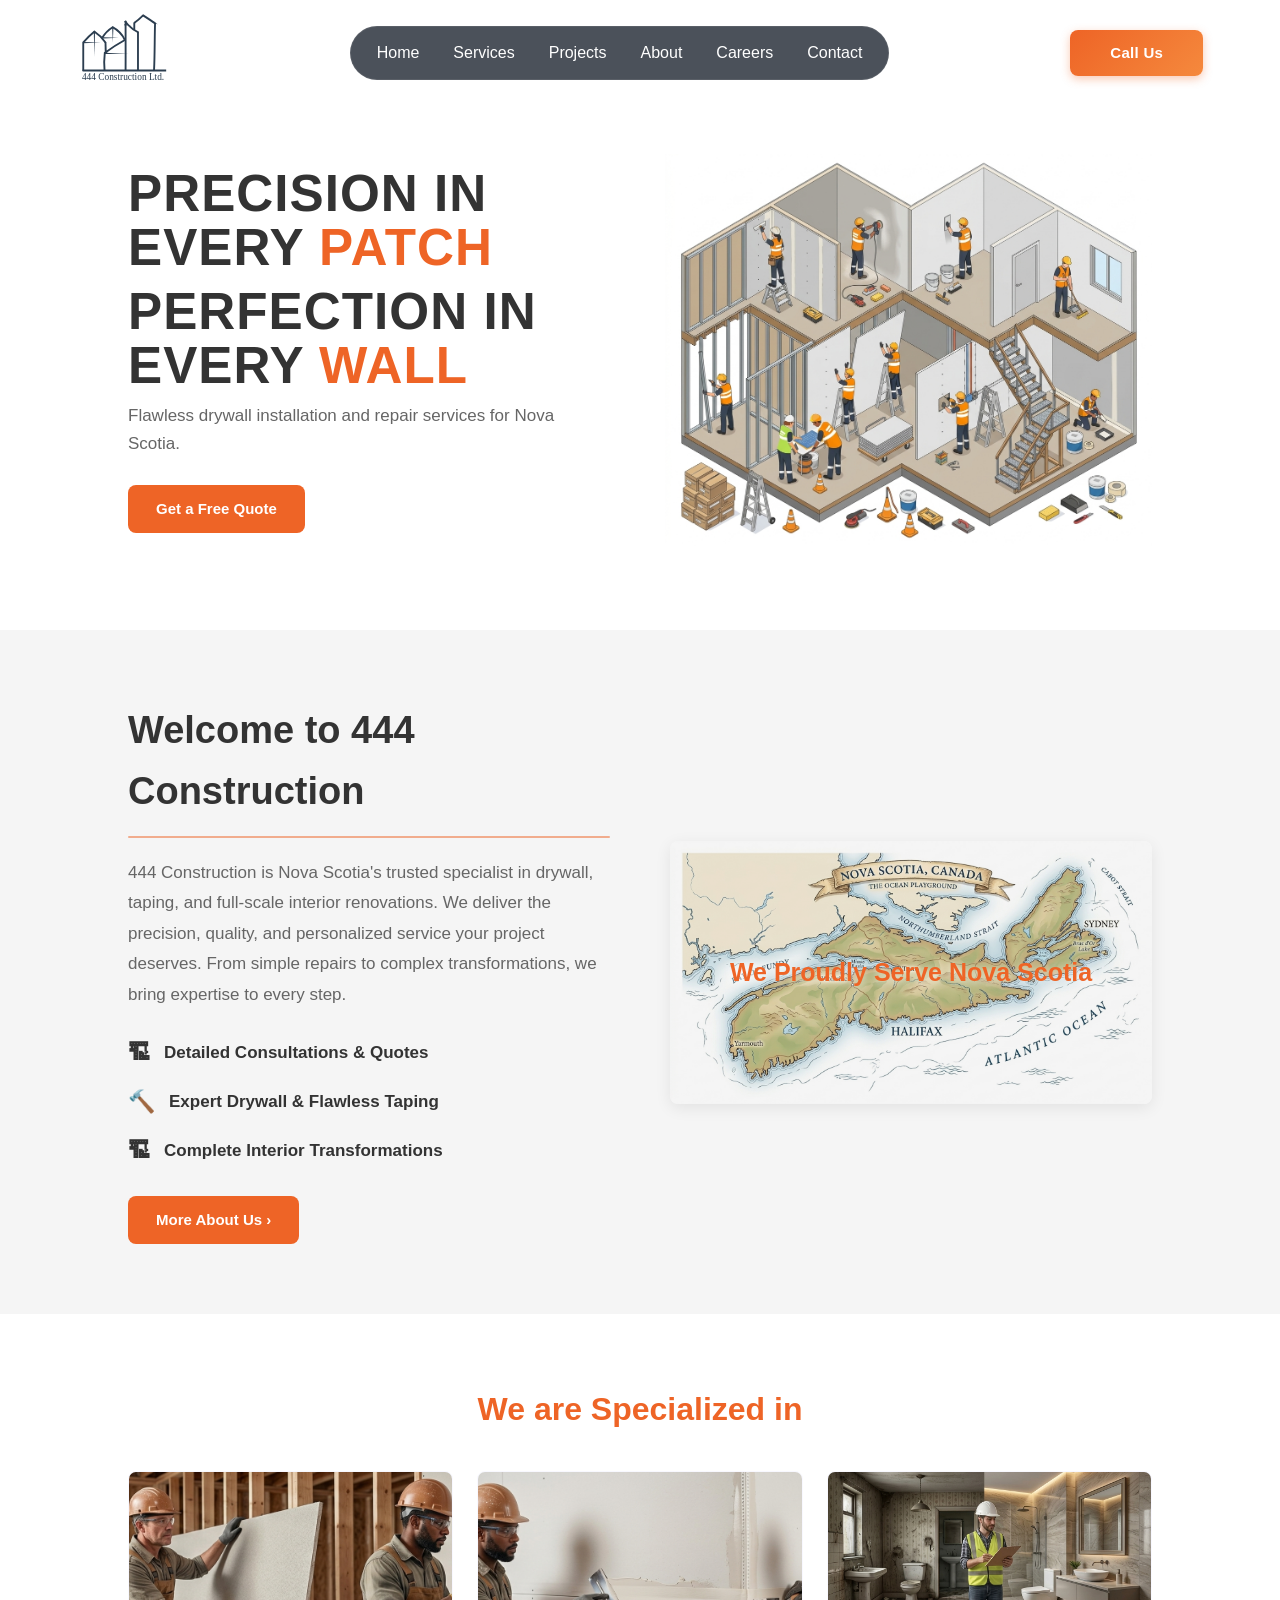
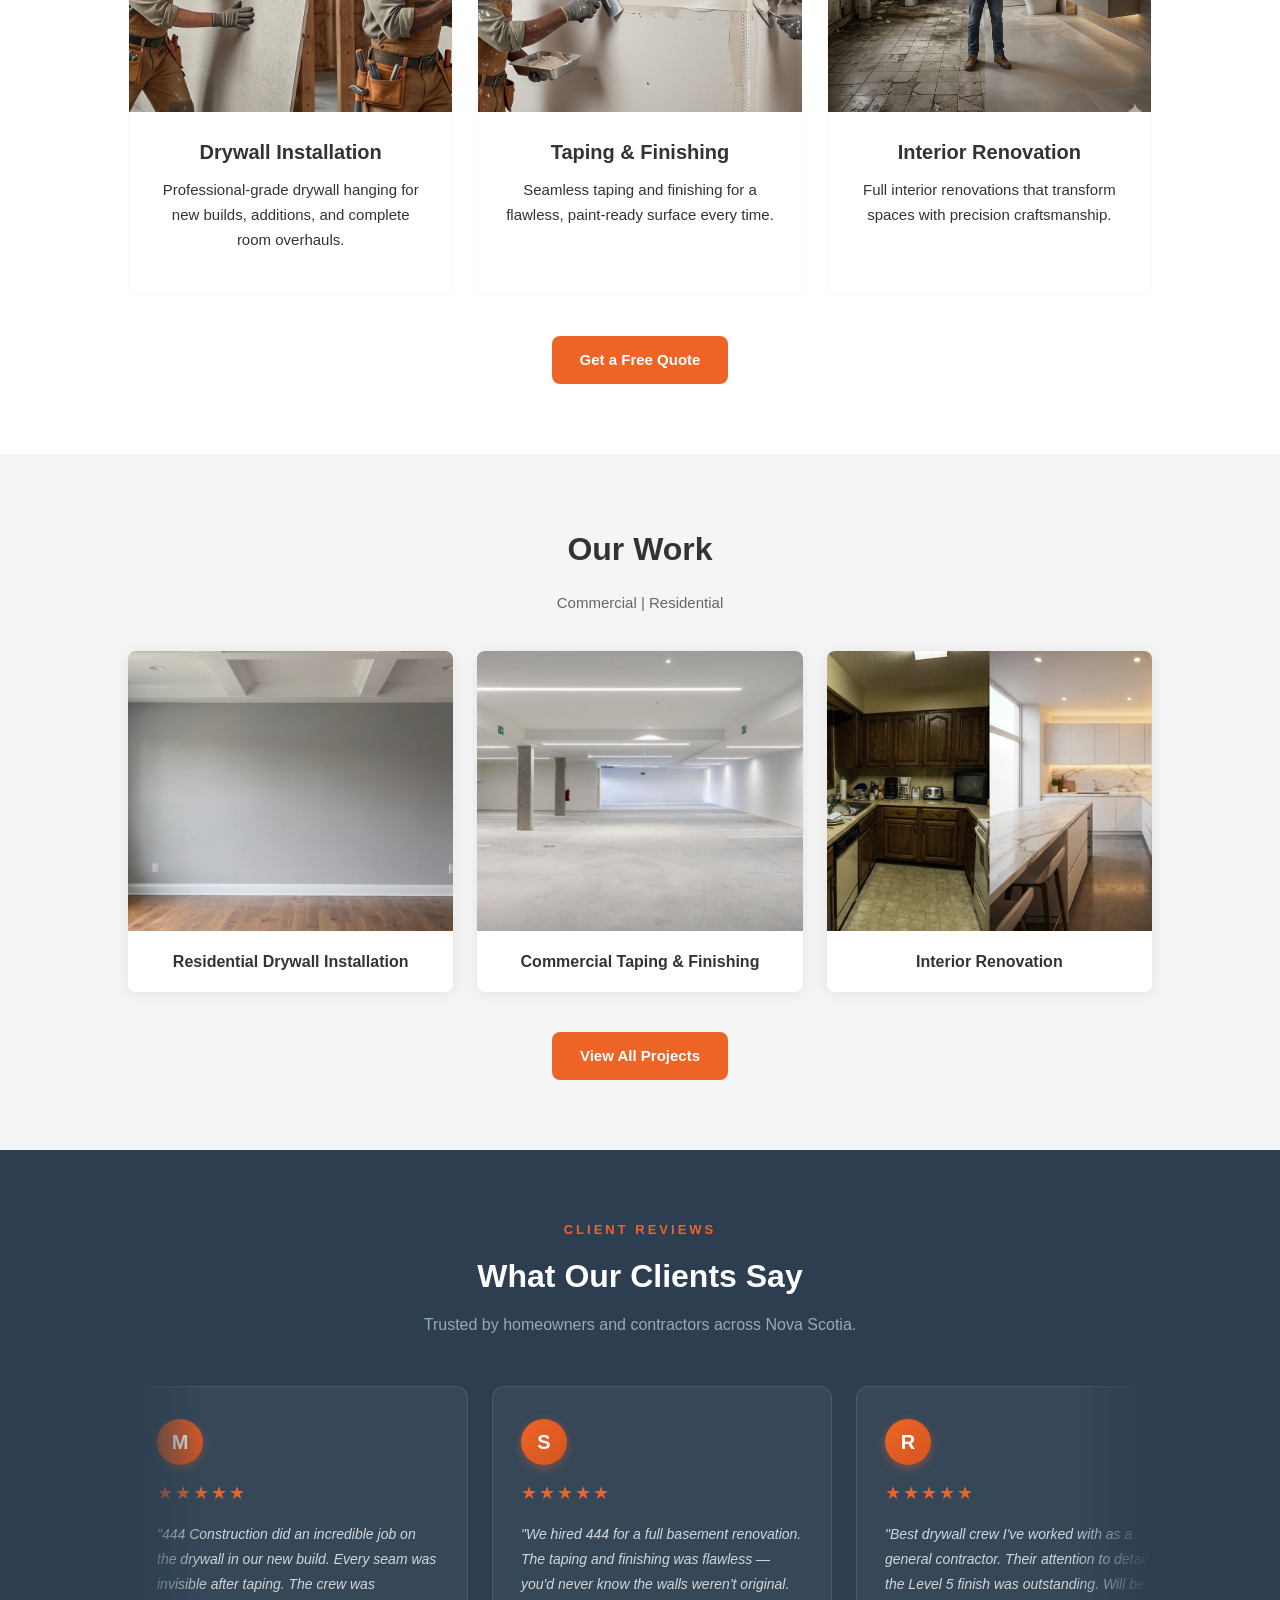
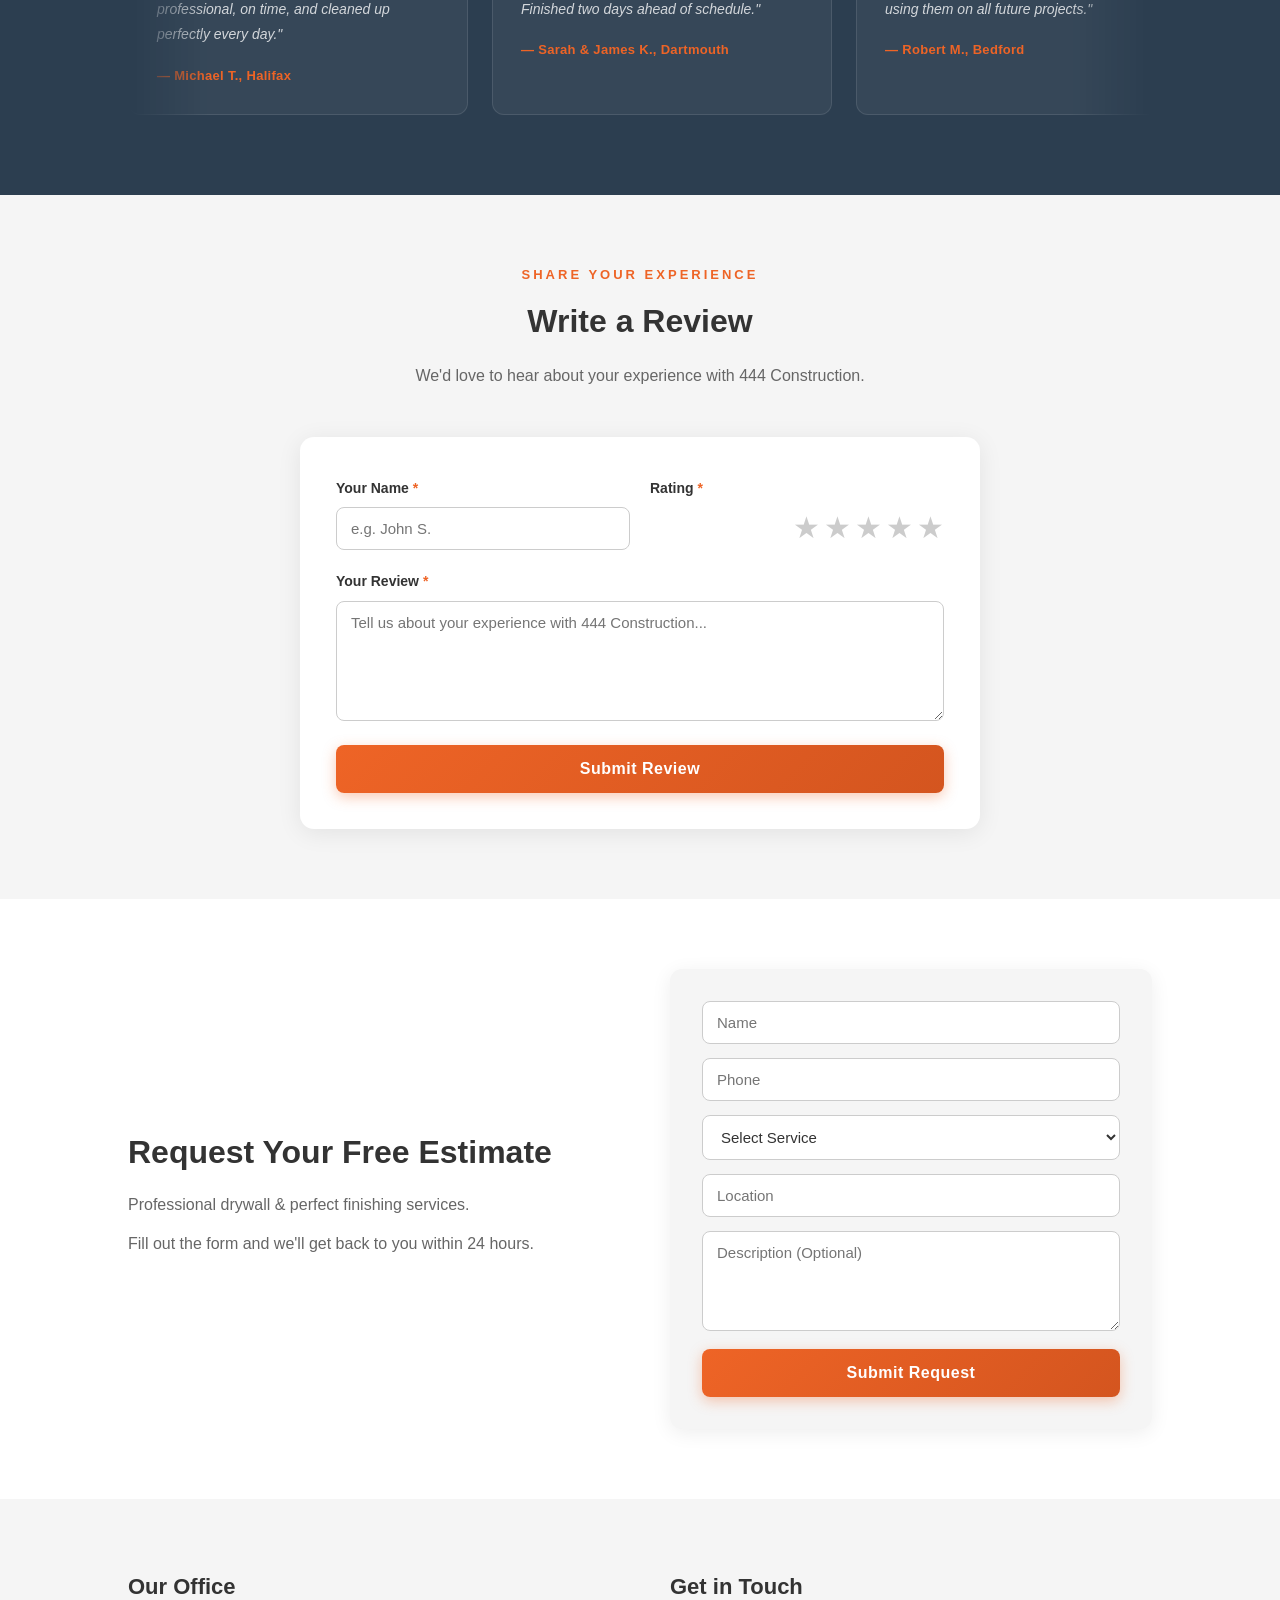
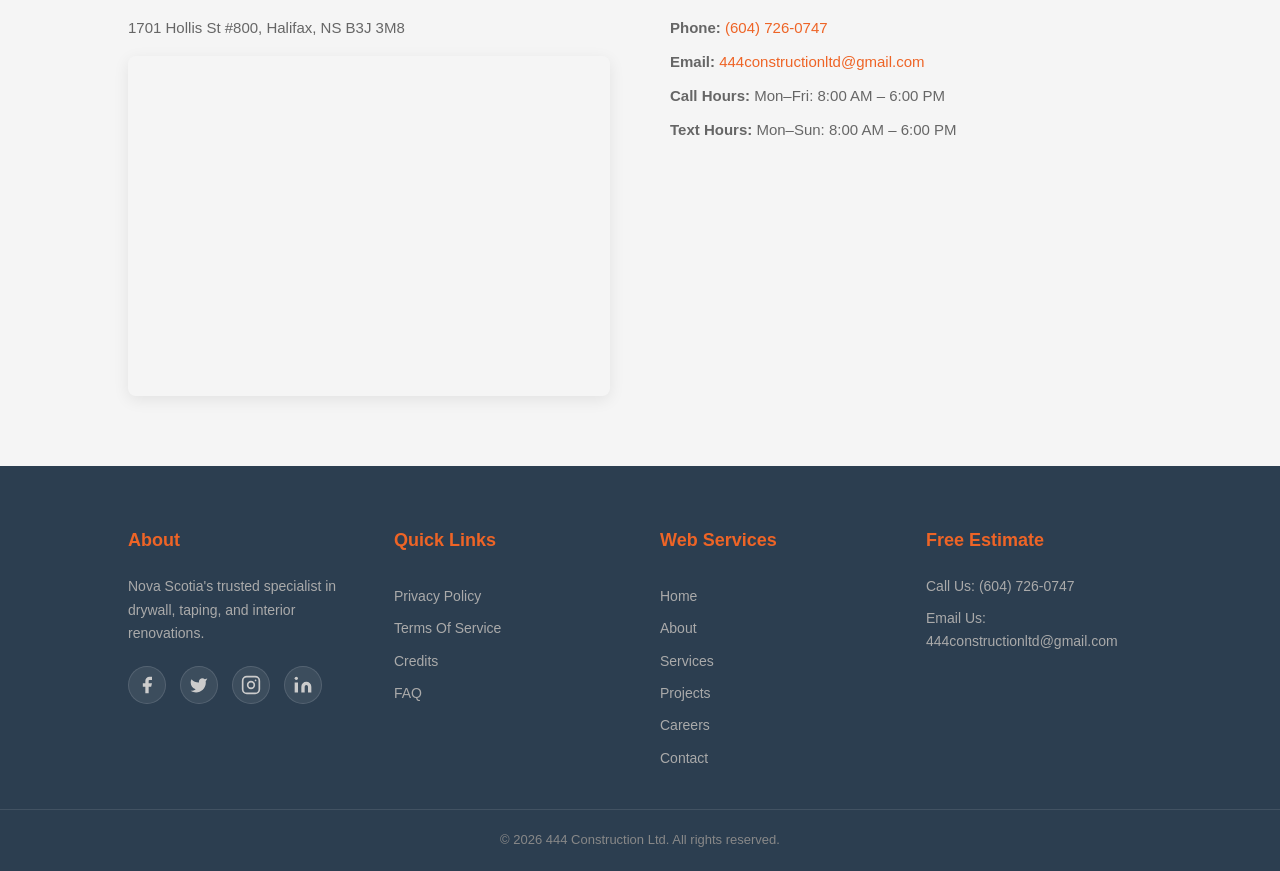
<file: index.html>
<!DOCTYPE html>
<html lang="en">
<head>
    <meta charset="UTF-8">
    <meta name="viewport" content="width=device-width, initial-scale=1.0">
    <meta name="description" content="444 Construction — Nova Scotia's trusted specialist in drywall installation, taping, and interior renovations. Serving Halifax and surrounding areas.">
    <link rel="icon" type="image/svg+xml" href="Images/Logo.svg">
    <title>444 Construction | Drywall &amp; Renovation Nova Scotia</title>
    <link rel="stylesheet" href="styles.css?v=2">
</head>
<body>

<!-- ================= HEADER ================= -->
<header class="header">
    <div class="logo">
        <img src="Images/Logo.svg" alt="444 Construction Logo">
    </div>

    <nav class="navbar">
        <a href="Home.">Home</a>
        <a href="services.html">Services</a>
        <a href="Projects.html">Projects</a>
        <a href="About.html">About</a>
        <a href="career.html">Careers</a>
        <a href="#contact">Contact</a>
    </nav>

    <div class="header-right">
        <button class="hamburger" aria-label="Toggle navigation"><span></span><span></span><span></span></button>
        <a href="tel:+16047260747" class="call-btn"><span class="call-btn-text">Call Us</span></a>
    </div>
</header>


<!-- ================= HERO ================= -->
<section id="hero" class="hero">
    <div class="hero-text">
        <h1>Precision in Every <span class="highlight">Patch</span></h1>
        <h1 class="hero-subtitle">Perfection in Every <span class="highlight">Wall</span></h1>
        <p>Flawless drywall installation and repair services for Nova Scotia.</p>
        <a href="#quote" class="btn">Get a Free Quote</a>
    </div>

    <div class="hero-image">
        <img src="Images/DI.png" alt="444 Construction drywall team at work">
    </div>
</section>


<!-- ================= ABOUT ================= -->
<section id="about" class="about">
    <div class="about-left">
        <h2>Welcome to 444 Construction</h2>
        <p>444 Construction is Nova Scotia's trusted specialist in drywall, taping, and full-scale interior renovations. We deliver the precision, quality, and personalized service your project deserves. From simple repairs to complex transformations, we bring expertise to every step.</p>
        <ul class="about-features">
            <li><span class="about-icon">&#127959;</span> Detailed Consultations &amp; Quotes</li>
            <li><span class="about-icon">&#128296;</span> Expert Drywall &amp; Flawless Taping</li>
            <li><span class="about-icon">&#127959;</span> Complete Interior Transformations</li>
        </ul>
        <a href="About.html" class="btn">More About Us &rsaquo;</a>
    </div>

    <div class="about-right">
        <h2 style="font-size: 25px;">We Proudly Serve Nova Scotia</h2>
        <img src="Images/Map.png" alt="Nova Scotia service area map showing coverage regions" class="map-img">
    </div>
</section>


<!-- ================= SERVICES ================= -->
<section id="services" class="services">
    <h2>We are Specialized in</h2>

    <div class="service-boxes">
        <div class="service">
            <div class="service-img">
                <img src="Images/Service-Drywall.png" alt="Drywall Installation">
            </div>
            <div class="service-body">
                <h3>Drywall Installation</h3>
                <p>Professional-grade drywall hanging for new builds, additions, and complete room overhauls.</p>
            </div>
        </div>

        <div class="service">
            <div class="service-img">
                <img src="Images/Service-Taping.png" alt="Taping & Finishing">
            </div>
            <div class="service-body">
                <h3>Taping &amp; Finishing</h3>
                <p>Seamless taping and finishing for a flawless, paint-ready surface every time.</p>
            </div>
        </div>

        <div class="service">
            <div class="service-img">
                <img src="Images/Service-Renovation.png" alt="Interior Renovation">
            </div>
            <div class="service-body">
                <h3>Interior Renovation</h3>
                <p>Full interior renovations that transform spaces with precision craftsmanship.</p>
            </div>
        </div>
    </div>

    <a href="#quote" class="btn">Get a Free Quote</a>
</section>


<!-- ================= PROJECTS ================= -->
<section id="projects" class="projects">
    <h2>Our Work</h2>
    <p class="projects-sub">Commercial | Residential</p>

    <div class="project-gallery">
        <div class="project">
            <div class="project-img">
                <img src="Images/Work-Drywall.png" alt="Residential Drywall Installation">
            </div>
            <p>Residential Drywall Installation</p>
        </div>

        <div class="project">
            <div class="project-img">
                <img src="Images/Work-Taping.jpg" alt="Commercial Taping & Finishing">
            </div>
            <p>Commercial Taping &amp; Finishing</p>
        </div>

        <div class="project">
            <div class="project-img project-img--split">
                <img src="Images/Work-Renovation.avif" alt="Interior Renovation Before">
            </div>
            <p>Interior Renovation</p>
        </div>
    </div>

    <a href="Projects.html" class="btn">View All Projects</a>
</section>


<!-- ================= REVIEWS ================= -->
<section id="reviews" class="reviews">
    <p class="reviews-label">Client Reviews</p>
    <h2>What Our Clients Say</h2>
    <p class="reviews-sub">Trusted by homeowners and contractors across Nova Scotia.</p>

    <div class="reviews-track-wrap">
        <div class="reviews-track">
            <!--
                PLACEHOLDER REVIEWS — These hardcoded cards serve as examples/fallback
                while you gather real reviews. Once you have real reviews in your Google
                Sheet and the Apps Script backend is set up, you can safely remove these
                hardcoded cards (Card 1 through Card 6 AND the duplicates below them).
                Dynamic reviews fetched from the sheet will appear alongside them until
                you do.
            -->
            <!-- Card 1 -->
            <div class="review-card">
                <div class="review-avatar">M</div>
                <div class="review-stars">&#9733;&#9733;&#9733;&#9733;&#9733;</div>
                <p class="review-text">"444 Construction did an incredible job on the drywall in our new build. Every seam was invisible after taping. The crew was professional, on time, and cleaned up perfectly every day."</p>
                <p class="review-author">— Michael T., Halifax</p>
            </div>
            <!-- Card 2 -->
            <div class="review-card">
                <div class="review-avatar">S</div>
                <div class="review-stars">&#9733;&#9733;&#9733;&#9733;&#9733;</div>
                <p class="review-text">"We hired 444 for a full basement renovation. The taping and finishing was flawless — you'd never know the walls weren't original. Finished two days ahead of schedule."</p>
                <p class="review-author">— Sarah &amp; James K., Dartmouth</p>
            </div>
            <!-- Card 3 -->
            <div class="review-card">
                <div class="review-avatar">R</div>
                <div class="review-stars">&#9733;&#9733;&#9733;&#9733;&#9733;</div>
                <p class="review-text">"Best drywall crew I've worked with as a general contractor. Their attention to detail on the Level 5 finish was outstanding. Will be using them on all future projects."</p>
                <p class="review-author">— Robert M., Bedford</p>
            </div>
            <!-- Card 4 -->
            <div class="review-card">
                <div class="review-avatar">L</div>
                <div class="review-stars">&#9733;&#9733;&#9733;&#9733;&#9733;</div>
                <p class="review-text">"Quick response, fair quote, and the work quality exceeded my expectations. They repaired some badly damaged ceilings and walls — it looks brand new. Highly recommend!"</p>
                <p class="review-author">— Linda F., Sackville</p>
            </div>
            <!-- Card 5 -->
            <div class="review-card">
                <div class="review-avatar">D</div>
                <div class="review-stars">&#9733;&#9733;&#9733;&#9733;&#9733;</div>
                <p class="review-text">"We had a tight deadline for our commercial renovation and 444 Construction came through. The team worked efficiently, communicated clearly, and the finish was perfect for painting."</p>
                <p class="review-author">— David P., Truro</p>
            </div>
            <!-- Card 6 -->
            <div class="review-card">
                <div class="review-avatar">A</div>
                <div class="review-stars">&#9733;&#9733;&#9733;&#9733;&#9733;</div>
                <p class="review-text">"From start to finish, the professionalism was top-notch. They walked us through every step of the interior renovation. Our home looks completely transformed. 10/10."</p>
                <p class="review-author">— Angela &amp; Chris B., Cole Harbour</p>
            </div>
            <!-- Duplicates for seamless infinite loop (remove these if you remove the hardcoded cards above) -->
            <div class="review-card" aria-hidden="true">
                <div class="review-avatar">M</div>
                <div class="review-stars">&#9733;&#9733;&#9733;&#9733;&#9733;</div>
                <p class="review-text">"444 Construction did an incredible job on the drywall in our new build. Every seam was invisible after taping. The crew was professional, on time, and cleaned up perfectly every day."</p>
                <p class="review-author">— Michael T., Halifax</p>
            </div>
            <div class="review-card" aria-hidden="true">
                <div class="review-avatar">S</div>
                <div class="review-stars">&#9733;&#9733;&#9733;&#9733;&#9733;</div>
                <p class="review-text">"We hired 444 for a full basement renovation. The taping and finishing was flawless — you'd never know the walls weren't original. Finished two days ahead of schedule."</p>
                <p class="review-author">— Sarah &amp; James K., Dartmouth</p>
            </div>
            <div class="review-card" aria-hidden="true">
                <div class="review-avatar">R</div>
                <div class="review-stars">&#9733;&#9733;&#9733;&#9733;&#9733;</div>
                <p class="review-text">"Best drywall crew I've worked with as a general contractor. Their attention to detail on the Level 5 finish was outstanding. Will be using them on all future projects."</p>
                <p class="review-author">— Robert M., Bedford</p>
            </div>
        </div>
    </div>
</section>


<!-- ================= WRITE A REVIEW ================= -->
<section id="write-review" class="write-review">
    <div class="write-review-inner">
        <div class="write-review-header">
            <p class="reviews-label">Share Your Experience</p>
            <h2>Write a Review</h2>
            <p class="reviews-sub" style="color: var(--text-muted);">We'd love to hear about your experience with 444 Construction.</p>
        </div>

        <form class="review-form" id="reviewForm">
            <div class="review-form-row">
                <div class="review-form-group">
                    <label for="reviewName">Your Name <span class="req">*</span></label>
                    <input type="text" id="reviewName" name="name" placeholder="e.g. John S." required>
                </div>
                <div class="review-form-group">
                    <label>Rating <span class="req">*</span></label>
                    <div class="star-rating" role="group" aria-label="Rating">
                        <input type="radio" id="star5" name="rating" value="5" required>
                        <label for="star5" title="5 stars">&#9733;</label>
                        <input type="radio" id="star4" name="rating" value="4">
                        <label for="star4" title="4 stars">&#9733;</label>
                        <input type="radio" id="star3" name="rating" value="3">
                        <label for="star3" title="3 stars">&#9733;</label>
                        <input type="radio" id="star2" name="rating" value="2">
                        <label for="star2" title="2 stars">&#9733;</label>
                        <input type="radio" id="star1" name="rating" value="1">
                        <label for="star1" title="1 star">&#9733;</label>
                    </div>
                </div>
            </div>
            <div class="review-form-group">
                <label for="reviewText">Your Review <span class="req">*</span></label>
                <textarea id="reviewText" name="review" placeholder="Tell us about your experience with 444 Construction..." rows="5" required></textarea>
            </div>
            <button type="submit" class="btn submit-btn review-submit-btn">Submit Review</button>
        </form>
    </div>
</section>


<!-- ================= QUOTE FORM ================= -->
<section id="quote" class="quote">
    <div class="quote-left">
        <h2>Request Your Free Estimate</h2>
        <p>Professional drywall &amp; perfect finishing services.</p>
        <p>Fill out the form and we'll get back to you within 24 hours.</p>
    </div>

    <div class="quote-right">
        <form action="https://formspree.io/f/mgodpbej" method="POST">
            <input type="text" name="name" placeholder="Name" required>
            <input type="tel" name="phone" placeholder="Phone" required>

            <select name="service">
                <option value="" disabled selected>Select Service</option>
                <option value="drywall-installation">Drywall Installation</option>
                <option value="taping-finishing">Taping &amp; Finishing</option>
                <option value="interior-renovation">Interior Renovation</option>
            </select>

            <input type="text" name="location" placeholder="Location">
            <textarea name="description" placeholder="Description (Optional)" rows="4"></textarea>

            <button type="submit" class="btn submit-btn">Submit Request</button>
        </form>
    </div>
</section>


<!-- ================= CONTACT ================= -->
<section id="contact" class="contact">
    <div class="contact-left">
        <h3>Our Office</h3>
        <p>1701 Hollis St #800, Halifax, NS B3J 3M8</p>
        <iframe
            class="contact-map"
            src="https://www.google.com/maps/embed?pb=!1m18!1m12!1m3!1d2838.4!2d-63.5752!3d44.6488!2m3!1f0!2f0!3f0!3m2!1i1024!2i768!4f13.1!3m3!1m2!1s0x4b5a21a5c9e1e1a7%3A0x1!2s1701+Hollis+St+%23800%2C+Halifax%2C+NS+B3J+3M8!5e0!3m2!1sen!2sca!4v1"
            width="100%"
            height="340"
            style="border:0;"
            allowfullscreen=""
            loading="lazy"
            referrerpolicy="no-referrer-when-downgrade"
            title="444 Construction office location">
        </iframe>
    </div>

    <div class="contact-right">
        <h3>Get in Touch</h3>
        <p><strong>Phone:</strong> <a href="tel:+16047260747">(604) 726-0747</a></p>
        <p><strong>Email:</strong> <a href="mailto:444constructionltd@gmail.com">444constructionltd@gmail.com</a></p>
        <p><strong>Call Hours:</strong> Mon–Fri: 8:00 AM – 6:00 PM</p>
        <p><strong>Text Hours:</strong> Mon–Sun: 8:00 AM – 6:00 PM</p>
    </div>
</section>


<!-- ================= FOOTER ================= -->
<footer class="footer">
    <div class="footer-inner">
        <div class="footer-col footer-brand">
            <h4>About</h4>
            <p>Nova Scotia's trusted specialist in drywall, taping, and interior renovations.</p>
            <div class="footer-social">
                <a href="#" class="social-icon" aria-label="Follow us on Facebook" target="_blank" rel="noopener">
                    <svg xmlns="http://www.w3.org/2000/svg" width="20" height="20" viewBox="0 0 24 24" fill="currentColor"><path d="M18 2h-3a5 5 0 0 0-5 5v3H7v4h3v8h4v-8h3l1-4h-4V7a1 1 0 0 1 1-1h3z"/></svg>
                </a>
                <a href="#" class="social-icon" aria-label="Follow us on Twitter" target="_blank" rel="noopener">
                    <svg xmlns="http://www.w3.org/2000/svg" width="20" height="20" viewBox="0 0 24 24" fill="currentColor"><path d="M22 4s-.7 2.1-2 3.4c1.6 10-9.4 17.3-18 11.6 2.2.1 4.4-.6 6-2C3 15.5.5 9.6 3 5c2.2 2.6 5.6 4.1 9 4-.9-4.2 4-6.6 7-3.8 1.1 0 3-1.2 3-1.2z"/></svg>
                </a>
                <a href="https://www.instagram.com/444construction/" class="social-icon" aria-label="Follow us on Instagram" target="_blank" rel="noopener">
                    <svg xmlns="http://www.w3.org/2000/svg" width="20" height="20" viewBox="0 0 24 24" fill="none" stroke="currentColor" stroke-width="2" stroke-linecap="round" stroke-linejoin="round"><rect x="2" y="2" width="20" height="20" rx="5" ry="5"/><circle cx="12" cy="12" r="4"/><circle cx="17.5" cy="6.5" r="1" fill="currentColor" stroke="none"/></svg>
                </a>
                <a href="https://www.linkedin.com/in/sarabjot-singh-366b3918a/" class="social-icon" aria-label="Follow us on LinkedIn" target="_blank" rel="noopener">
                    <svg xmlns="http://www.w3.org/2000/svg" width="20" height="20" viewBox="0 0 24 24" fill="currentColor"><path d="M16 8a6 6 0 0 1 6 6v7h-4v-7a2 2 0 0 0-2-2 2 2 0 0 0-2 2v7h-4v-7a6 6 0 0 1 6-6z"/><rect x="2" y="9" width="4" height="12"/><circle cx="4" cy="4" r="2"/></svg>
                </a>
            </div>
        </div>

        <div class="footer-col footer-links">
            <h4>Quick Links</h4>
            <a href="privacy.html">Privacy Policy</a>
            <a href="terms.html">Terms Of Service</a>
            <a href="credits.html">Credits</a>
            <a href="faq.html">FAQ</a>
        </div>

        <div class="footer-col footer-services">
            <h4>Web Services</h4>
            <a href="#hero">Home</a>
            <a href="About.html">About</a>
            <a href="#services">Services</a>
            <a href="Projects.html">Projects</a>
            <a href="career.html">Careers</a>
            <a href="#contact">Contact</a>
        </div>

        <div class="footer-col footer-estimate">
            <h4>Free Estimate</h4>
            <p>Call Us: <a href="tel:+16047260747">(604) 726-0747</a></p>
            <p>Email Us: <a href="mailto:444constructionltd@gmail.com">444constructionltd@gmail.com</a></p>
        </div>
    </div>

    <div class="footer-bottom">
        <p>&copy; 2026 444 Construction Ltd. All rights reserved.</p>
    </div>
</footer>


<!-- ================= SUCCESS MODAL ================= -->
<div id="successModal" class="modal-overlay" role="dialog" aria-modal="true" aria-labelledby="modalTitle">
    <div class="modal-box">
        <div class="modal-icon">&#10003;</div>
        <h3 id="modalTitle">Form Submitted!</h3>
        <p>Your form has been submitted successfully!<br>We will contact you shortly.</p>
        <button class="btn modal-close-btn" id="modalCloseBtn">Close</button>
    </div>
</div>


<!-- ================= REVIEW SUCCESS MODAL ================= -->
<div id="reviewSuccessModal" class="modal-overlay" role="dialog" aria-modal="true" aria-labelledby="reviewModalTitle">
    <div class="modal-box">
        <div class="modal-icon">&#9733;</div>
        <h3 id="reviewModalTitle">Thank You!</h3>
        <p>Thank you for your review! It has been submitted successfully.</p>
        <button class="btn modal-close-btn" id="reviewModalCloseBtn">Close</button>
    </div>
</div>


<style>
/* ===== SUCCESS MODAL ===== */
.modal-overlay {
    display: none;
    position: fixed;
    inset: 0;
    background: rgba(0, 0, 0, 0.55);
    z-index: 9999;
    align-items: center;
    justify-content: center;
    animation: modalFadeIn 0.25s ease;
}

.modal-overlay.active {
    display: flex;
}

@keyframes modalFadeIn {
    from { opacity: 0; }
    to   { opacity: 1; }
}

.modal-box {
    background: #fff;
    border-radius: 14px;
    padding: 44px 36px 36px;
    max-width: 420px;
    width: 90%;
    text-align: center;
    box-shadow: 0 20px 50px rgba(0, 0, 0, 0.25);
    animation: modalSlideUp 0.3s ease;
}

@keyframes modalSlideUp {
    from { transform: translateY(30px); opacity: 0; }
    to   { transform: translateY(0);    opacity: 1; }
}

.modal-icon {
    width: 64px;
    height: 64px;
    background: linear-gradient(135deg, #ee6426, #d4551f);
    border-radius: 50%;
    display: flex;
    align-items: center;
    justify-content: center;
    margin: 0 auto 20px;
    font-size: 32px;
    color: #fff;
    font-weight: 900;
    line-height: 1;
}

.modal-box h3 {
    font-size: 22px;
    font-weight: 700;
    color: #2c3e50;
    margin-bottom: 10px;
}

.modal-box p {
    color: #555;
    font-size: 15px;
    line-height: 1.6;
    margin-bottom: 28px;
}

.modal-close-btn {
    padding: 11px 36px;
    font-size: 15px;
    background: linear-gradient(135deg, #ee6426, #d4551f);
    box-shadow: 0 4px 14px rgba(238, 100, 38, 0.35);
}

.modal-close-btn:hover {
    background: linear-gradient(135deg, #f5893d, #ee6426);
    transform: translateY(-2px);
    box-shadow: 0 6px 18px rgba(238, 100, 38, 0.45);
}
</style>


<script>
    // =========================================================================
    // GOOGLE APPS SCRIPT + GOOGLE SHEETS — REVIEW BACKEND SETUP
    // =========================================================================
    //
    // STEP 1: Create a new Google Sheet at https://sheets.google.com
    //         Name it something like "444 Construction Reviews".
    //         Column headers will be created automatically by the script:
    //         Timestamp | Name | Rating | Review | Initial
    //
    // STEP 2: In your Google Sheet, go to Extensions > Apps Script
    //
    // STEP 3: Delete any existing code and paste the Apps Script code found
    //         in REVIEW-SETUP.md (also reproduced in that file for reference).
    //
    // STEP 4: Deploy as a Web App:
    //         - Click "Deploy" > "New deployment"
    //         - Type: Web app
    //         - Execute as: Me
    //         - Who has access: Anyone
    //         - Click "Deploy" and authorise when prompted
    //
    // STEP 5: Copy the Web App URL and replace 'YOUR_APPS_SCRIPT_URL' below.
    //         The URL looks like:
    //         https://script.google.com/macros/s/AKfycby.../exec
    //
    // =========================================================================

    // *** REPLACE THIS URL after deploying your Apps Script web app ***
    // Make sure deployment is: Execute as = Me, Who has access = Anyone (NOT "Anyone with Google account")
    const APPS_SCRIPT_URL = 'https://script.google.com/macros/s/AKfycbwnYrVCaIhwhFLIlgvXf8t4YlqFZbp2OhQcNAJHLtdn_nD5ISbW6_dFqrSSWkT1h9LT/exec';

    // ---- Navigation ----
    const hamburger = document.querySelector('.hamburger');
    const navbar = document.querySelector('.navbar');
    const header = document.querySelector('.header');
    const navLinks = document.querySelectorAll('.navbar a');

    hamburger.addEventListener('click', () => {
        navbar.classList.toggle('nav-open');
    });

    navLinks.forEach(link => {
        link.addEventListener('click', () => {
            navbar.classList.remove('nav-open');
        });
    });

    window.addEventListener('scroll', () => {
        if (window.scrollY > 60) {
            header.classList.add('scrolled');
        } else {
            header.classList.remove('scrolled');
        }
    });

    // ---- Review Carousel Helpers ----

    /**
     * Build a star string (e.g. rating=4 → "★★★★☆")
     */
    function buildStars(rating) {
        const n = parseInt(rating, 10) || 5;
        return '&#9733;'.repeat(Math.min(n, 5)) + (n < 5 ? '&#9734;'.repeat(5 - n) : '');
    }

    /**
     * Create a review card DOM element from a data object.
     * @param {Object} data - { name, rating, text, initial }
     * @returns {HTMLElement}
     */
    function createReviewCard(data, ariaHidden) {
        const card = document.createElement('div');
        card.className = 'review-card';
        if (ariaHidden) card.setAttribute('aria-hidden', 'true');

        const initial = (data.initial || (data.name && data.name.charAt(0).toUpperCase()) || '?');

        card.innerHTML =
            '<div class="review-avatar">' + initial + '</div>' +
            '<div class="review-stars">' + buildStars(data.rating) + '</div>' +
            '<p class="review-text">"' + escapeHtml(data.text) + '"</p>' +
            '<p class="review-author">— ' + escapeHtml(data.name) + '</p>';

        return card;
    }

    /** Minimal HTML-escape to prevent XSS from user-submitted content */
    function escapeHtml(str) {
        if (!str) return '';
        return String(str)
            .replace(/&/g, '&amp;')
            .replace(/</g, '&lt;')
            .replace(/>/g, '&gt;')
            .replace(/"/g, '&quot;')
            .replace(/'/g, '&#39;');
    }

    /**
     * Insert dynamically fetched review cards into the carousel track.
     * They are added after the existing hardcoded cards (before the duplicate
     * set used for seamless infinite loop). Once you have enough real reviews
     * you can remove the hardcoded cards in the HTML — a comment there marks them.
     */
    function insertReviewsIntoCarousel(reviews) {
        const track = document.querySelector('.reviews-track');
        if (!track || !reviews.length) return;

        // Find the first aria-hidden duplicate card — insert before it
        const firstDuplicate = track.querySelector('[aria-hidden="true"]');

        reviews.forEach(function (review) {
            const card = createReviewCard(review, false);
            if (firstDuplicate) {
                track.insertBefore(card, firstDuplicate);
            } else {
                track.appendChild(card);
            }
        });

        // Also duplicate the new cards at the end for the seamless loop
        reviews.forEach(function (review) {
            const card = createReviewCard(review, true);
            track.appendChild(card);
        });
    }

    // ---- Fetch existing reviews on page load ----
    (function loadReviewsFromSheet() {
        if (!APPS_SCRIPT_URL || APPS_SCRIPT_URL === 'YOUR_APPS_SCRIPT_URL') return;

        fetch(APPS_SCRIPT_URL, { method: 'GET' })
            .then(function (res) { return res.json(); })
            .then(function (data) {
                if (Array.isArray(data) && data.length) {
                    insertReviewsIntoCarousel(data);
                }
            })
            .catch(function () {
                // Silently fail — hardcoded placeholder reviews remain visible
            });
    })();

    // ---- Write a Review Form Submission ----
    const reviewForm = document.getElementById('reviewForm');

    reviewForm.addEventListener('submit', async function (e) {
        e.preventDefault();

        const submitBtn = reviewForm.querySelector('.review-submit-btn');
        const originalText = submitBtn.textContent;
        submitBtn.textContent = 'Sending...';
        submitBtn.disabled = true;

        const name       = document.getElementById('reviewName').value.trim();
        const ratingInput = reviewForm.querySelector('.star-rating input:checked');
        const rating     = ratingInput ? ratingInput.value : '5';
        const reviewText = document.getElementById('reviewText').value.trim();
        const initial    = name.charAt(0).toUpperCase();

        // If Apps Script URL is not configured, show a friendly error
        if (!APPS_SCRIPT_URL || APPS_SCRIPT_URL === 'YOUR_APPS_SCRIPT_URL') {
            alert('Review submission is not yet configured. Please set up the Google Apps Script backend (see REVIEW-SETUP.md).');
            submitBtn.textContent = originalText;
            submitBtn.disabled = false;
            return;
        }

        const payload = { name, rating, reviewText, initial };

        try {
            // Use no-cors mode: Apps Script redirects POST requests which drops
            // CORS headers on the response. With no-cors the request still reaches
            // the sheet and saves the data — we just can't read the response body
            // (opaque response), so we treat any non-exception as a success.
            await fetch(APPS_SCRIPT_URL, {
                method: 'POST',
                mode: 'no-cors',
                headers: { 'Content-Type': 'text/plain' },
                body: JSON.stringify(payload)
            });

            // Add the new card to the carousel immediately (no page refresh)
            insertReviewsIntoCarousel([{ name, rating, text: reviewText, initial }]);

            reviewForm.reset();
            reviewForm.querySelectorAll('.star-rating input').forEach(function (i) { i.checked = false; });

            const reviewModal = document.getElementById('reviewSuccessModal');
            reviewModal.classList.add('active');
        } catch (err) {
            alert('Network error. Please check your connection and try again.');
        } finally {
            submitBtn.textContent = originalText;
            submitBtn.disabled = false;
        }
    });

    const reviewModalCloseBtn = document.getElementById('reviewModalCloseBtn');
    const reviewSuccessModal  = document.getElementById('reviewSuccessModal');

    function closeReviewModal() {
        reviewSuccessModal.classList.remove('active');
    }

    reviewModalCloseBtn.addEventListener('click', closeReviewModal);
    reviewSuccessModal.addEventListener('click', function (e) {
        if (e.target === reviewSuccessModal) closeReviewModal();
    });

    // ---- Quote Form Submission ----
    const quoteForm    = document.querySelector('#quote form');
    const successModal = document.getElementById('successModal');
    const modalCloseBtn = document.getElementById('modalCloseBtn');

    quoteForm.addEventListener('submit', async function (e) {
        e.preventDefault();

        const submitBtn   = quoteForm.querySelector('.submit-btn');
        const originalText = submitBtn.textContent;
        submitBtn.textContent = 'Sending...';
        submitBtn.disabled = true;

        try {
            const response = await fetch(quoteForm.action, {
                method: 'POST',
                body: new FormData(quoteForm),
                headers: { 'Accept': 'application/json' }
            });

            if (response.ok) {
                quoteForm.reset();
                successModal.classList.add('active');
            } else {
                alert('Something went wrong. Please try again or contact us directly.');
            }
        } catch (err) {
            alert('Network error. Please check your connection and try again.');
        } finally {
            submitBtn.textContent = originalText;
            submitBtn.disabled = false;
        }
    });

    function closeModal() {
        successModal.classList.remove('active');
    }

    modalCloseBtn.addEventListener('click', closeModal);

    successModal.addEventListener('click', function (e) {
        if (e.target === successModal) closeModal();
    });

    document.addEventListener('keydown', function (e) {
        if (e.key === 'Escape') {
            closeModal();
            closeReviewModal();
        }
    });
</script>

</body>
</html>
</file>
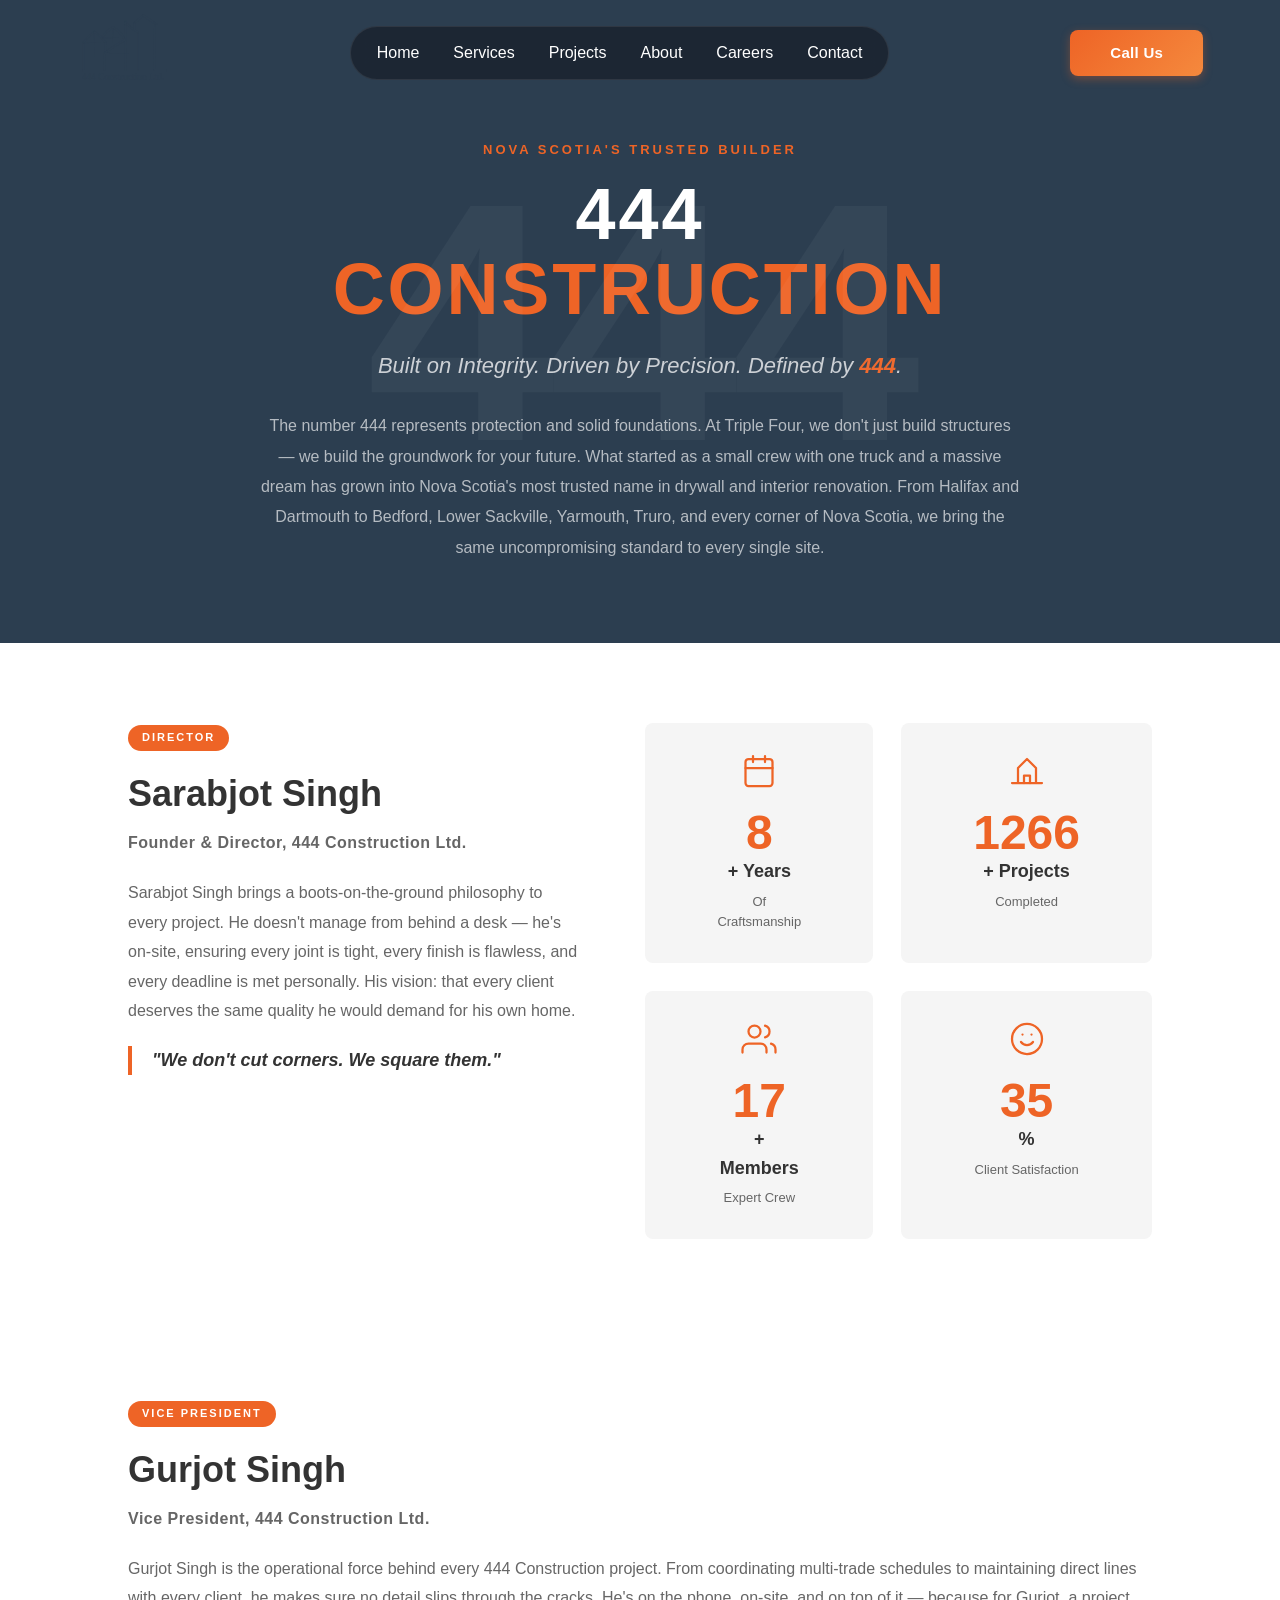
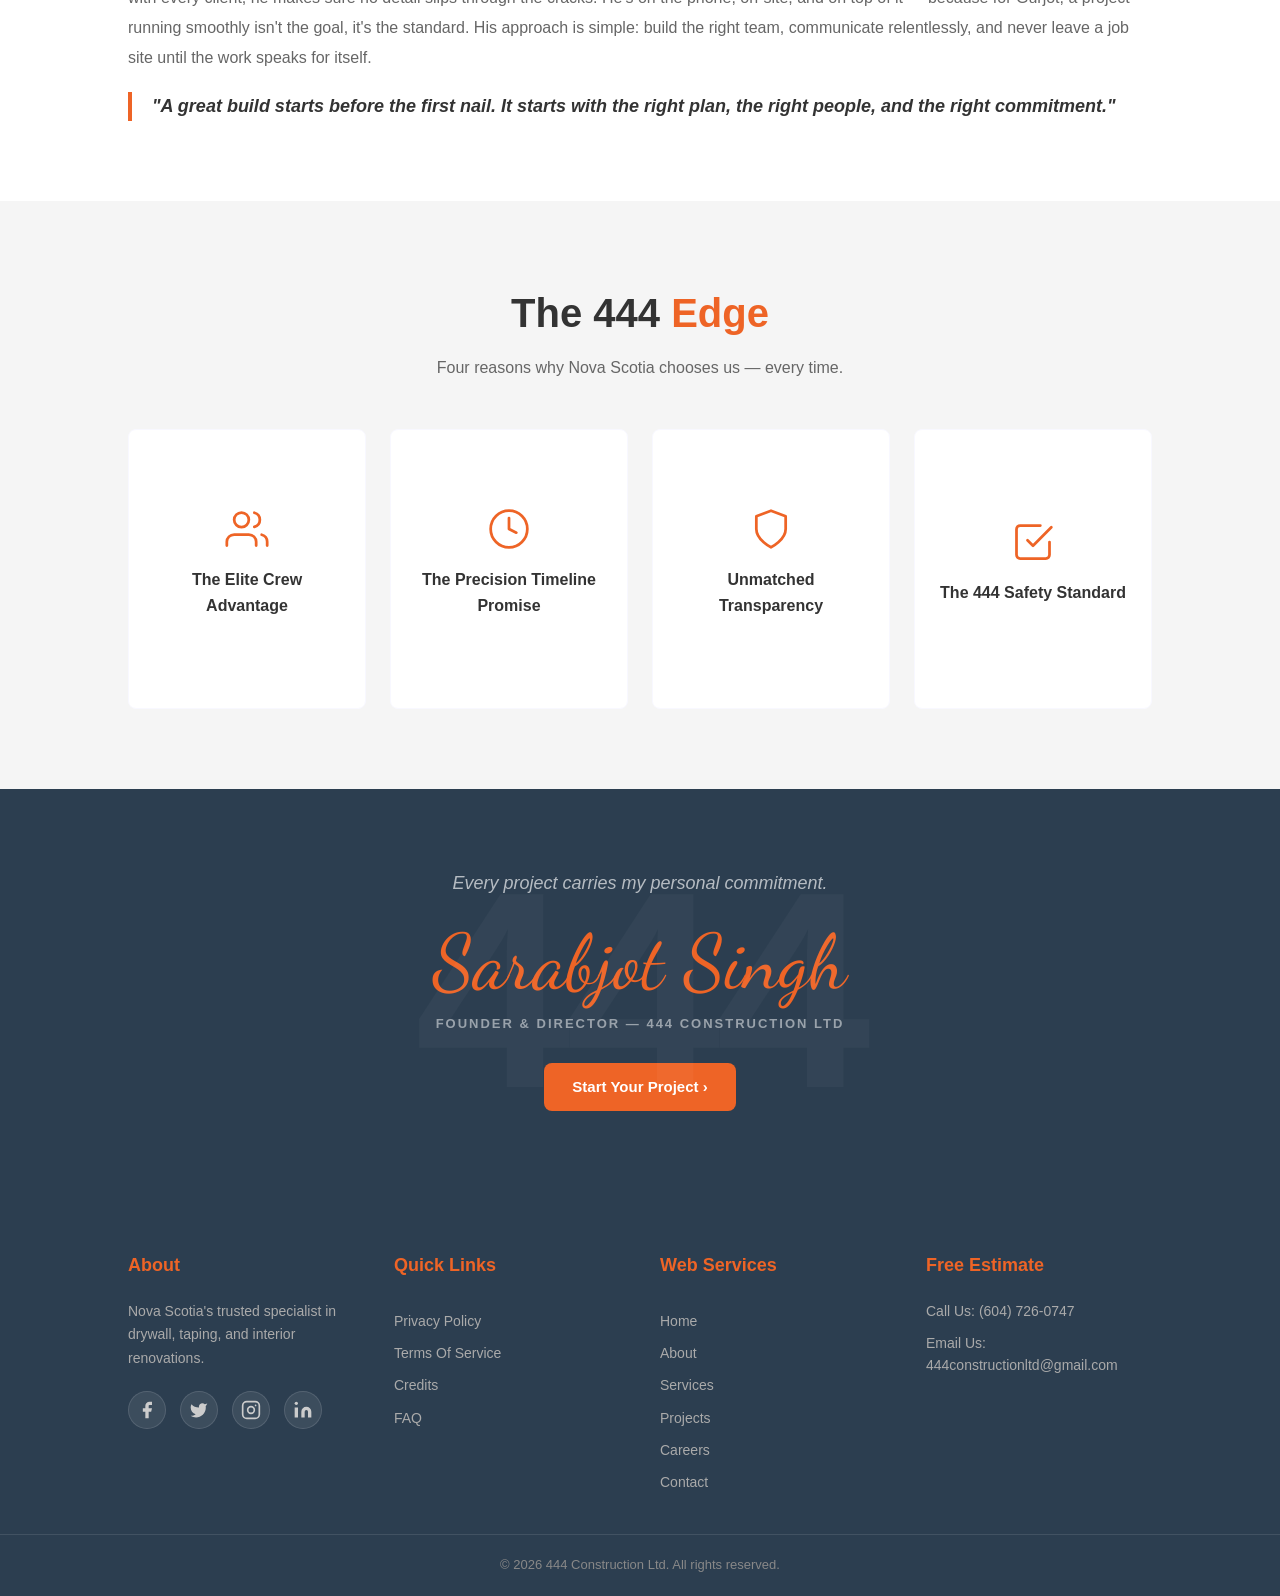
<file: About.html>
<!DOCTYPE html>
<html lang="en">
<head>
    <meta charset="UTF-8">
    <meta name="viewport" content="width=device-width, initial-scale=1.0">
    <meta name="description" content="Learn about 444 Construction — Nova Scotia's trusted drywall and renovation specialist. Meet Director Sarabjot Singh and discover the story behind the 444 standard.">
    <link rel="icon" type="image/png" href="images/favicon.png">
    <title>About Us | 444 Construction</title>
    <link rel="preconnect" href="https://fonts.googleapis.com">
    <link rel="preconnect" href="https://fonts.gstatic.com" crossorigin>
    <link href="https://fonts.googleapis.com/css2?family=Dancing+Script:wght@700&display=swap" rel="stylesheet">
    <link rel="stylesheet" href="styles.css?v=2">
</head>
<body>

<!-- ================= HEADER ================= -->
<header class="header">
    <div class="logo">
        <img src="Images/Logo.svg" alt="444 Construction Logo">
    </div>

    <nav class="navbar">
        <a href="index.html">Home</a>
        <a href="services.html">Services</a>
        <a href="Projects.html">Projects</a>
        <a href="About.html" aria-current="page">About</a>
        <a href="career.html">Careers</a>
        <a href="index.html#contact">Contact</a>
    </nav>

    <div class="header-right">
        <button class="hamburger" aria-label="Toggle navigation"><span></span><span></span><span></span></button>
        <a href="tel:+16047260747" class="call-btn"><span class="call-btn-text">Call Us</span></a>
    </div>
</header>


<!-- ================= SECTION 1: HERO HOOK ================= -->
<section class="about-pg-hero">
    <div class="about-pg-watermark">444</div>
    <div class="about-pg-hero-content">
        <p class="about-pg-label">Nova Scotia's Trusted Builder</p>
        <h1>444<br><span class="highlight">CONSTRUCTION</span></h1>
        <p class="about-pg-sub">Built on Integrity. Driven by Precision. Defined by <span class="highlight">444</span>.</p>
        <p class="about-pg-story">The number 444 represents protection and solid foundations. At Triple Four, we don't just build structures — we build the groundwork for your future. What started as a small crew with one truck and a massive dream has grown into Nova Scotia's most trusted name in drywall and interior renovation. From Halifax and Dartmouth to Bedford, Lower Sackville, Yarmouth, Truro, and every corner of Nova Scotia, we bring the same uncompromising standard to every single site.</p>
    </div>
</section>


<!-- ================= SECTION 2: LEADERSHIP & COUNTERS ================= -->
<section class="about-leadership">
    <div class="about-director">
        <div class="about-director-badge">Director</div>
        <h2>Sarabjot Singh</h2>
        <p class="about-director-title">Founder &amp; Director, 444 Construction Ltd.</p>
        <p>Sarabjot Singh brings a boots-on-the-ground philosophy to every project. He doesn't manage from behind a desk — he's on-site, ensuring every joint is tight, every finish is flawless, and every deadline is met personally. His vision: that every client deserves the same quality he would demand for his own home.</p>
        <blockquote class="about-director-quote">"We don't cut corners. We square them."</blockquote>
    </div>

    <div class="about-counters">
        <div class="about-counter-item">
            <div class="about-counter-icon">
                <svg xmlns="http://www.w3.org/2000/svg" viewBox="0 0 24 24" fill="none" stroke="currentColor" stroke-width="1.5" stroke-linecap="round" stroke-linejoin="round"><rect x="3" y="4" width="18" height="18" rx="2"/><line x1="16" y1="2" x2="16" y2="6"/><line x1="8" y1="2" x2="8" y2="6"/><line x1="3" y1="10" x2="21" y2="10"/></svg>
            </div>
            <span class="about-counter-num" data-target="10">0</span>
            <span class="about-counter-suffix">+ Years</span>
            <p class="about-counter-label">Of Craftsmanship</p>
        </div>

        <div class="about-counter-item">
            <div class="about-counter-icon">
                <svg xmlns="http://www.w3.org/2000/svg" viewBox="0 0 24 24" fill="none" stroke="currentColor" stroke-width="1.5" stroke-linecap="round" stroke-linejoin="round"><path d="M2 20h20M6 20V10l6-6 6 6v10"/><path d="M10 20v-5h4v5"/></svg>
            </div>
            <span class="about-counter-num" data-target="1469">0</span>
            <span class="about-counter-suffix">+ Projects</span>
            <p class="about-counter-label">Completed</p>
        </div>

        <div class="about-counter-item">
            <div class="about-counter-icon">
                <svg xmlns="http://www.w3.org/2000/svg" viewBox="0 0 24 24" fill="none" stroke="currentColor" stroke-width="1.5" stroke-linecap="round" stroke-linejoin="round"><path d="M17 21v-2a4 4 0 0 0-4-4H5a4 4 0 0 0-4 4v2"/><circle cx="9" cy="7" r="4"/><path d="M23 21v-2a4 4 0 0 0-3-3.87"/><path d="M16 3.13a4 4 0 0 1 0 7.75"/></svg>
            </div>
            <span class="about-counter-num" data-target="50">0</span>
            <span class="about-counter-suffix">+ Members</span>
            <p class="about-counter-label">Expert Crew</p>
        </div>

        <div class="about-counter-item">
            <div class="about-counter-icon">
                <svg xmlns="http://www.w3.org/2000/svg" viewBox="0 0 24 24" fill="none" stroke="currentColor" stroke-width="1.5" stroke-linecap="round" stroke-linejoin="round"><circle cx="12" cy="12" r="10"/><path d="M8 14s1.5 2 4 2 4-2 4-2"/><line x1="9" y1="9" x2="9.01" y2="9"/><line x1="15" y1="9" x2="15.01" y2="9"/></svg>
            </div>
            <span class="about-counter-num" data-target="100">0</span>
            <span class="about-counter-suffix">%</span>
            <p class="about-counter-label">Client Satisfaction</p>
        </div>
    </div>
</section>


<!-- ================= SECTION 2B: VICE PRESIDENT BIO ================= -->
<section class="about-leadership">
    <div class="about-director">
        <div class="about-director-badge">Vice President</div>
        <h2>Gurjot Singh</h2>
        <p class="about-director-title">Vice President, 444 Construction Ltd.</p>
        <p>Gurjot Singh is the operational force behind every 444 Construction project. From coordinating multi-trade schedules to maintaining direct lines with every client, he makes sure no detail slips through the cracks. He's on the phone, on-site, and on top of it — because for Gurjot, a project running smoothly isn't the goal, it's the standard. His approach is simple: build the right team, communicate relentlessly, and never leave a job site until the work speaks for itself.</p>
        <blockquote class="about-director-quote">"A great build starts before the first nail. It starts with the right plan, the right people, and the right commitment."</blockquote>
    </div>
</section>


<!-- ================= SECTION 3: WHY CHOOSE US — FLIP CARDS ================= -->
<section class="about-edge">
    <h2>The 444 <span class="highlight">Edge</span></h2>
    <p class="about-edge-sub">Four reasons why Nova Scotia chooses us — every time.</p>

    <div class="about-flip-grid">

        <div class="flip-card">
            <div class="flip-card-inner">
                <div class="flip-card-front">
                    <svg xmlns="http://www.w3.org/2000/svg" viewBox="0 0 24 24" fill="none" stroke="currentColor" stroke-width="1.5" stroke-linecap="round" stroke-linejoin="round"><path d="M17 21v-2a4 4 0 0 0-4-4H5a4 4 0 0 0-4 4v2"/><circle cx="9" cy="7" r="4"/><path d="M23 21v-2a4 4 0 0 0-3-3.87"/><path d="M16 3.13a4 4 0 0 1 0 7.75"/></svg>
                    <h3>The Elite Crew Advantage</h3>
                </div>
                <div class="flip-card-back">
                    <h3>The Elite Crew Advantage</h3>
                    <p>"We don't hire laborers — we hire craftsmen. Our crew is a tight-knit family that stays on-site until the job is perfect. You aren't just getting a team; you're getting a masterclass in efficiency and pride of workmanship."</p>
                </div>
            </div>
        </div>

        <div class="flip-card">
            <div class="flip-card-inner">
                <div class="flip-card-front">
                    <svg xmlns="http://www.w3.org/2000/svg" viewBox="0 0 24 24" fill="none" stroke="currentColor" stroke-width="1.5" stroke-linecap="round" stroke-linejoin="round"><circle cx="12" cy="12" r="10"/><polyline points="12 6 12 12 16 14"/></svg>
                    <h3>The Precision Timeline Promise</h3>
                </div>
                <div class="flip-card-back">
                    <h3>The Precision Timeline</h3>
                    <p>"We respect your time. Through our Triple-Check scheduling system, we eliminate contractor ghosting entirely. We start on time, work full days, and hand over the keys exactly when we promised — no excuses.</p>
                </div>
            </div>
        </div>

        <div class="flip-card">
            <div class="flip-card-inner">
                <div class="flip-card-front">
                    <svg xmlns="http://www.w3.org/2000/svg" viewBox="0 0 24 24" fill="none" stroke="currentColor" stroke-width="1.5" stroke-linecap="round" stroke-linejoin="round"><path d="M12 22s8-4 8-10V5l-8-3-8 3v7c0 6 8 10 8 10z"/></svg>
                    <h3>Unmatched Transparency</h3>
                </div>
                <div class="flip-card-back">
                    <h3>Unmatched Transparency</h3>
                    <p>"No hidden fees. No mid-project surprises. With Triple Four, the quote we give is the project you get — line by line, dollar for dollar. Our clients always know exactly what they're paying for and why.</p>
                </div>
            </div>
        </div>

        <div class="flip-card">
            <div class="flip-card-inner">
                <div class="flip-card-front">
                    <svg xmlns="http://www.w3.org/2000/svg" viewBox="0 0 24 24" fill="none" stroke="currentColor" stroke-width="1.5" stroke-linecap="round" stroke-linejoin="round"><polyline points="9 11 12 14 22 4"/><path d="M21 12v7a2 2 0 0 1-2 2H5a2 2 0 0 1-2-2V5a2 2 0 0 1 2-2h11"/></svg>
                    <h3>The 444 Safety Standard</h3>
                </div>
                <div class="flip-card-back">
                    <h3>The 444 Safety Standard</h3>
                    <p>"Our sites are the cleanest in the industry — because a clean site is a safe site, and a safe site produces better work. Every crew member follows our strict 444 protocol: inspect, protect, and perfect.</p>
                </div>
            </div>
        </div>

    </div>
</section>


<!-- ================= SECTION 4: DIRECTOR SIGNATURE ================= -->
<section class="about-signature">
    <div class="about-sig-watermark">444</div>
    <div class="about-sig-content">
        <p class="about-sig-statement">Every project carries my personal commitment.</p>
        <div class="about-sig-name">Sarabjot Singh</div>
        <p class="about-sig-title">Founder &amp; Director — 444 Construction Ltd</p>
        <a href="index.html#quote" class="btn">Start Your Project &rsaquo;</a>
    </div>
</section>


<!-- ================= FOOTER ================= -->
<footer class="footer">
    <div class="footer-inner">
        <div class="footer-col footer-brand">
            <h4>About</h4>
            <p>Nova Scotia's trusted specialist in drywall, taping, and interior renovations.</p>
            <div class="footer-social">
                <a href="#" class="social-icon" aria-label="Follow us on Facebook" target="_blank" rel="noopener">
                    <svg xmlns="http://www.w3.org/2000/svg" width="20" height="20" viewBox="0 0 24 24" fill="currentColor"><path d="M18 2h-3a5 5 0 0 0-5 5v3H7v4h3v8h4v-8h3l1-4h-4V7a1 1 0 0 1 1-1h3z"/></svg>
                </a>
                <a href="#" class="social-icon" aria-label="Follow us on Twitter" target="_blank" rel="noopener">
                    <svg xmlns="http://www.w3.org/2000/svg" width="20" height="20" viewBox="0 0 24 24" fill="currentColor"><path d="M22 4s-.7 2.1-2 3.4c1.6 10-9.4 17.3-18 11.6 2.2.1 4.4-.6 6-2C3 15.5.5 9.6 3 5c2.2 2.6 5.6 4.1 9 4-.9-4.2 4-6.6 7-3.8 1.1 0 3-1.2 3-1.2z"/></svg>
                </a>
                <a href="#" class="social-icon" aria-label="Follow us on Instagram" target="_blank" rel="noopener">
                    <svg xmlns="http://www.w3.org/2000/svg" width="20" height="20" viewBox="0 0 24 24" fill="none" stroke="currentColor" stroke-width="2" stroke-linecap="round" stroke-linejoin="round"><rect x="2" y="2" width="20" height="20" rx="5" ry="5"/><circle cx="12" cy="12" r="4"/><circle cx="17.5" cy="6.5" r="1" fill="currentColor" stroke="none"/></svg>
                </a>
                <a href="#" class="social-icon" aria-label="Follow us on LinkedIn" target="_blank" rel="noopener">
                    <svg xmlns="http://www.w3.org/2000/svg" width="20" height="20" viewBox="0 0 24 24" fill="currentColor"><path d="M16 8a6 6 0 0 1 6 6v7h-4v-7a2 2 0 0 0-2-2 2 2 0 0 0-2 2v7h-4v-7a6 6 0 0 1 6-6z"/><rect x="2" y="9" width="4" height="12"/><circle cx="4" cy="4" r="2"/></svg>
                </a>
            </div>
        </div>

        <div class="footer-col footer-links">
            <h4>Quick Links</h4>
            <a href="privacy.html">Privacy Policy</a>
            <a href="terms.html">Terms Of Service</a>
            <a href="credits.html">Credits</a>
            <a href="faq.html">FAQ</a>
        </div>

        <div class="footer-col footer-services">
            <h4>Web Services</h4>
            <a href="index.html">Home</a>
            <a href="About.html">About</a>
            <a href="services.html">Services</a>
            <a href="Projects.html">Projects</a>
            <a href="career.html">Careers</a>
            <a href="index.html#contact">Contact</a>
        </div>

        <div class="footer-col footer-estimate">
            <h4>Free Estimate</h4>
            <p>Call Us: <a href="tel:+16047260747">(604) 726-0747</a></p>
            <p>Email Us: <a href="mailto:444constructionltd@gmail.com">444constructionltd@gmail.com</a></p>
        </div>
    </div>

    <div class="footer-bottom">
        <p>&copy; 2026 444 Construction Ltd. All rights reserved.</p>
    </div>
</footer>


<script>
    const hamburger = document.querySelector('.hamburger');
    const navbar    = document.querySelector('.navbar');
    const header    = document.querySelector('.header');
    const navLinks  = document.querySelectorAll('.navbar a');

    hamburger.addEventListener('click', () => navbar.classList.toggle('nav-open'));
    navLinks.forEach(link => link.addEventListener('click', () => navbar.classList.remove('nav-open')));
    window.addEventListener('scroll', () => {
        header.classList.toggle('scrolled', window.scrollY > 60);
    });

    const counters = document.querySelectorAll('.about-counter-num');

    const animateCounter = (el) => {
        const target = +el.dataset.target;
        const duration = 1800;
        const step = target / (duration / 16);
        let current = 0;

        const timer = setInterval(() => {
            current += step;
            if (current >= target) {
                el.textContent = target;
                clearInterval(timer);
            } else {
                el.textContent = Math.floor(current);
            }
        }, 16);
    };

    const observer = new IntersectionObserver((entries) => {
        entries.forEach(entry => {
            if (entry.isIntersecting) {
                animateCounter(entry.target);
                observer.unobserve(entry.target);
            }
        });
    }, { threshold: 0.5 });

    counters.forEach(counter => observer.observe(counter));

    // ── Mobile auto-flip for "The 444 Edge" flip cards ──────────────────────
    // Only applies on touch/mobile devices (max-width 768px or touch capable).
    // Cards auto-flip ~1.5s after entering the viewport, staggered when
    // multiple are visible simultaneously, and reset when scrolled out.
    (function () {
        var isMobile = window.matchMedia('(max-width: 768px)').matches ||
                       ('ontouchstart' in window) ||
                       (navigator.maxTouchPoints > 0);

        if (!isMobile) return;

        var flipCards = document.querySelectorAll('.flip-card');
        var flipTimers = new Map();   // card → pending setTimeout id
        var staggerIndex = 0;        // tracks how many cards triggered in this batch

        var cardObserver = new IntersectionObserver(function (entries) {
            entries.forEach(function (entry) {
                var card = entry.target;

                if (entry.isIntersecting) {
                    // Assign a stagger slot based on order of first intersection
                    var slot = staggerIndex++;
                    var delay = 1500 + slot * 500; // 1.5s, 2s, 2.5s, 3s …

                    var tid = setTimeout(function () {
                        card.classList.add('flipped');
                        flipTimers.delete(card);
                    }, delay);

                    flipTimers.set(card, tid);
                } else {
                    // Card scrolled out — cancel pending flip and reset
                    if (flipTimers.has(card)) {
                        clearTimeout(flipTimers.get(card));
                        flipTimers.delete(card);
                    }
                    card.classList.remove('flipped');
                    staggerIndex = 0; // reset stagger counter for next scroll pass
                }
            });
        }, { threshold: 0.35 });

        flipCards.forEach(function (card) {
            cardObserver.observe(card);
        });
    }());
</script>

</body>
</html>
</file>
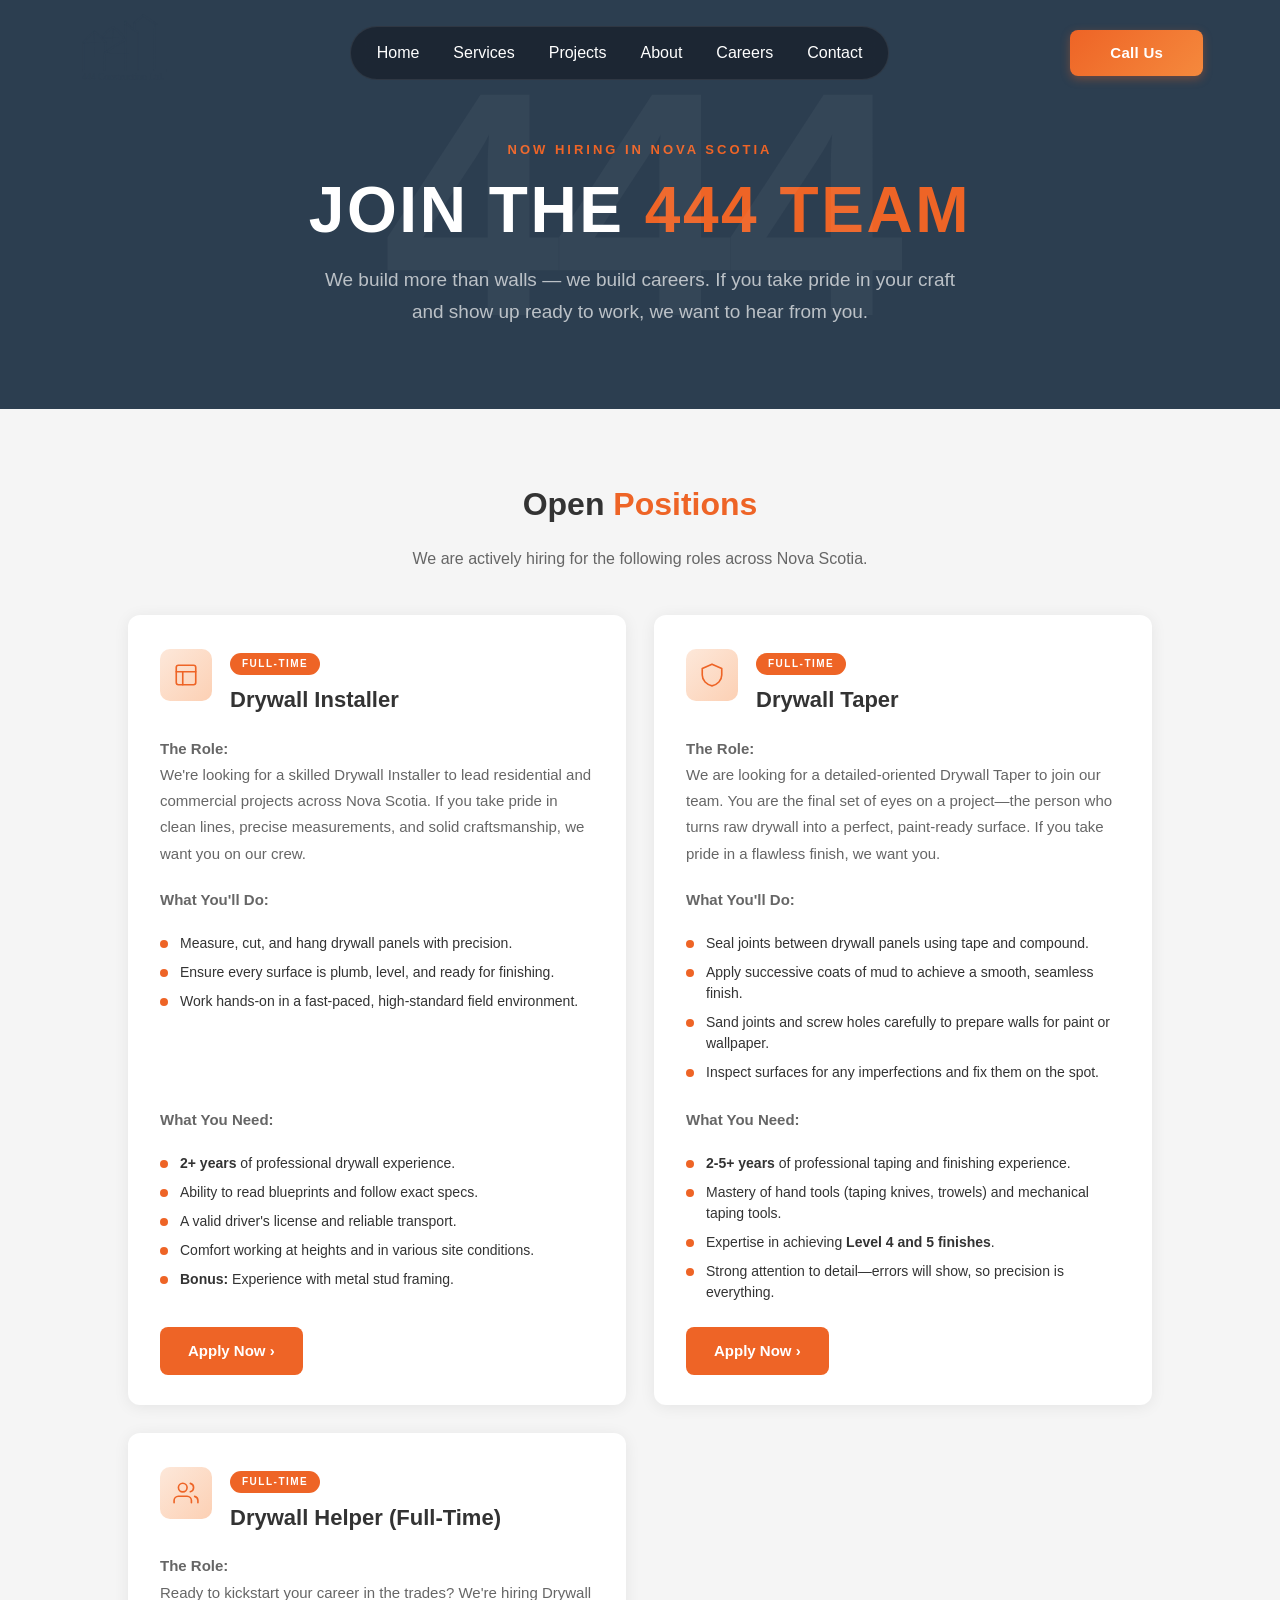
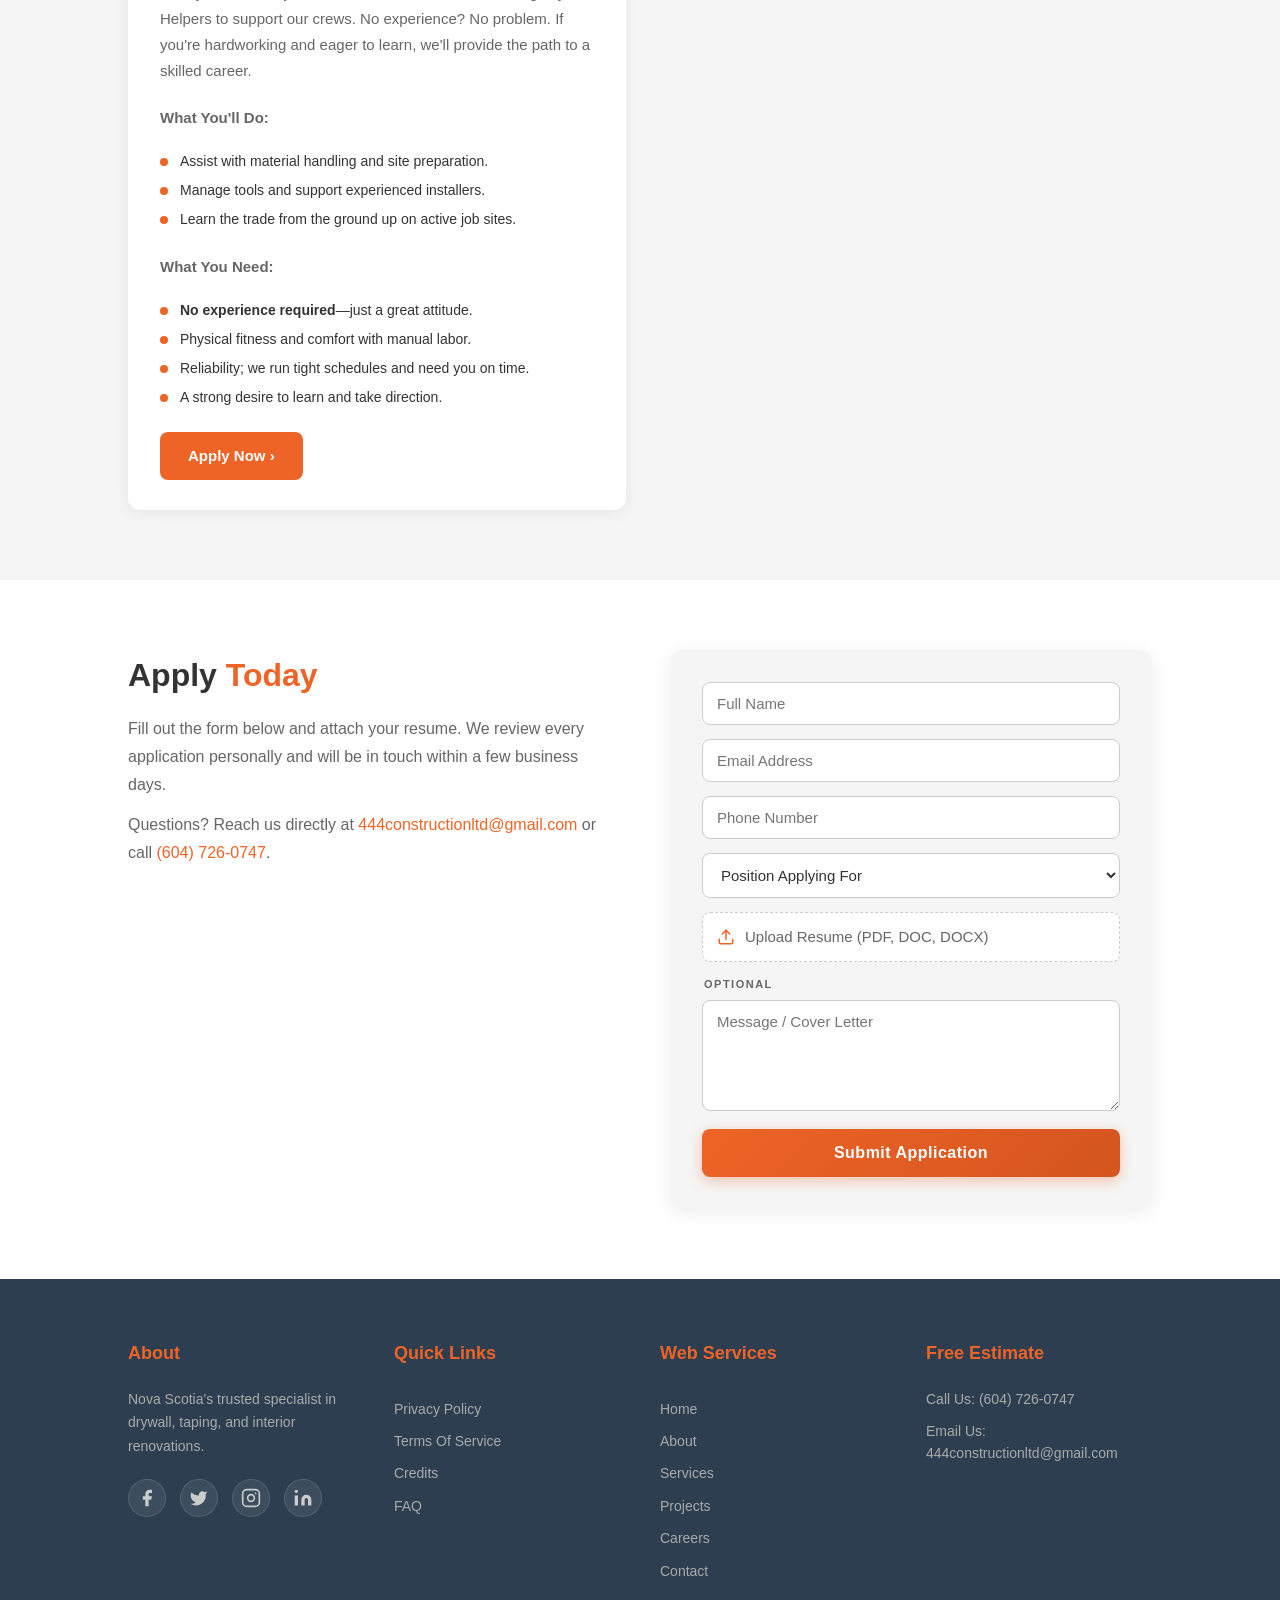
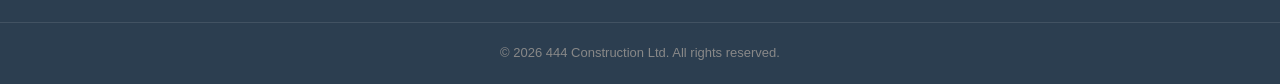
<file: career.html>
<!DOCTYPE html>
<html lang="en">
<head>
    <meta charset="UTF-8">
    <meta name="viewport" content="width=device-width, initial-scale=1.0">
    <meta name="description" content="Join the 444 Construction team — Nova Scotia's trusted drywall and renovation specialists. View open positions and apply online today.">
    <link rel="icon" type="image/png" href="images/favicon.png">
    <title>Careers | 444 Construction</title>
    <link rel="stylesheet" href="styles.css?v=2">
</head>
<body>

<!-- ================= HEADER ================= -->
<header class="header">
    <div class="logo">
        <img src="Images/Logo.svg" alt="444 Construction Logo">
    </div>

    <nav class="navbar">
        <a href="index.html">Home</a>
        <a href="services.html">Services</a>
        <a href="Projects.html">Projects</a>
        <a href="About.html">About</a>
        <a href="career.html" aria-current="page">Careers</a>
        <a href="index.html#contact">Contact</a>
    </nav>

    <div class="header-right">
        <button class="hamburger" aria-label="Toggle navigation"><span></span><span></span><span></span></button>
        <a href="tel:+16047260747" class="call-btn"><span class="call-btn-text">Call Us</span></a>
    </div>
</header>


<!-- ================= PAGE HERO ================= -->
<section class="career-hero">
    <p class="career-hero-label">Now Hiring in Nova Scotia</p>
    <h1>Join the <span class="highlight">444 Team</span></h1>
    <p class="career-hero-sub">We build more than walls — we build careers. If you take pride in your craft and show up ready to work, we want to hear from you.</p>
</section>


<!-- ================= JOB LISTINGS ================= -->
<section class="career-listings">
    <h2>Open <span class="highlight">Positions</span></h2>
    <p class="career-listings-sub">We are actively hiring for the following roles across Nova Scotia.</p>

    <div class="career-cards">

        <div class="career-card">
            <div class="career-card-header">
                <div class="career-card-icon">
                    <svg xmlns="http://www.w3.org/2000/svg" viewBox="0 0 24 24" fill="none" stroke="currentColor" stroke-width="1.5" stroke-linecap="round" stroke-linejoin="round"><rect x="3" y="3" width="18" height="18" rx="2"/><line x1="3" y1="9" x2="21" y2="9"/><line x1="9" y1="21" x2="9" y2="9"/></svg>
                </div>
                <div>
                    <div class="career-card-badge">Full-Time</div>
                    <h3>Drywall Installer</h3>
                </div>
            </div>
            <p><strong>The Role:</strong><br>We're looking for a skilled Drywall Installer to lead residential and commercial projects across Nova Scotia. If you take pride in clean lines, precise measurements, and solid craftsmanship, we want you on our crew.</p>
            <p><strong>What You'll Do:</strong></p>
            <ul class="career-card-requirements">
                <li>Measure, cut, and hang drywall panels with precision.</li>
                <li>Ensure every surface is plumb, level, and ready for finishing.</li>
                <li>Work hands-on in a fast-paced, high-standard field environment.</li>
            </ul>
            <p><strong>What You Need:</strong></p>
            <ul class="career-card-requirements">
                <li><strong>2+ years</strong> of professional drywall experience.</li>
                <li>Ability to read blueprints and follow exact specs.</li>
                <li>A valid driver's license and reliable transport.</li>
                <li>Comfort working at heights and in various site conditions.</li>
                <li><strong>Bonus:</strong> Experience with metal stud framing.</li>
            </ul>
            <a href="#apply" class="btn career-apply-btn">Apply Now &rsaquo;</a>
        </div>

        <div class="career-card">
            <div class="career-card-header">
                <div class="career-card-icon">
                    <svg xmlns="http://www.w3.org/2000/svg" viewBox="0 0 24 24" fill="none" stroke="currentColor" stroke-width="1.5" stroke-linecap="round" stroke-linejoin="round"><path d="M3 6l9-4 9 4v6c0 5-4 9-9 10C7 21 3 17 3 12V6z"/></svg>
                </div>
                <div>
                    <div class="career-card-badge">Full-Time</div>
                    <h3>Drywall Taper</h3>
                </div>
            </div>
            <p><strong>The Role:</strong><br>We are looking for a detailed-oriented Drywall Taper to join our team. You are the final set of eyes on a project—the person who turns raw drywall into a perfect, paint-ready surface. If you take pride in a flawless finish, we want you.</p>
            <p><strong>What You'll Do:</strong></p>
            <ul class="career-card-requirements">
                <li>Seal joints between drywall panels using tape and compound.</li>
                <li>Apply successive coats of mud to achieve a smooth, seamless finish.</li>
                <li>Sand joints and screw holes carefully to prepare walls for paint or wallpaper.</li>
                <li>Inspect surfaces for any imperfections and fix them on the spot.</li>
            </ul>
            <p><strong>What You Need:</strong></p>
            <ul class="career-card-requirements">
                <li><strong>2-5+ years</strong> of professional taping and finishing experience.</li>
                <li>Mastery of hand tools (taping knives, trowels) and mechanical taping tools.</li>
                <li>Expertise in achieving <strong>Level 4 and 5 finishes</strong>.</li>
                <li>Strong attention to detail—errors will show, so precision is everything.</li>
            </ul>
            <a href="#apply" class="btn career-apply-btn">Apply Now &rsaquo;</a>
        </div>

        <div class="career-card">
            <div class="career-card-header">
                <div class="career-card-icon">
                    <svg xmlns="http://www.w3.org/2000/svg" viewBox="0 0 24 24" fill="none" stroke="currentColor" stroke-width="1.5" stroke-linecap="round" stroke-linejoin="round"><path d="M17 21v-2a4 4 0 0 0-4-4H5a4 4 0 0 0-4 4v2"/><circle cx="9" cy="7" r="4"/><path d="M23 21v-2a4 4 0 0 0-3-3.87"/><path d="M16 3.13a4 4 0 0 1 0 7.75"/></svg>
                </div>
                <div>
                    <div class="career-card-badge">Full-Time</div>
                    <h3>Drywall Helper (Full-Time)</h3>
                </div>
            </div>
            <p><strong>The Role:</strong><br>Ready to kickstart your career in the trades? We're hiring Drywall Helpers to support our crews. No experience? No problem. If you're hardworking and eager to learn, we'll provide the path to a skilled career.</p>
            <p><strong>What You'll Do:</strong></p>
            <ul class="career-card-requirements">
                <li>Assist with material handling and site preparation.</li>
                <li>Manage tools and support experienced installers.</li>
                <li>Learn the trade from the ground up on active job sites.</li>
            </ul>
            <p><strong>What You Need:</strong></p>
            <ul class="career-card-requirements">
                <li><strong>No experience required</strong>—just a great attitude.</li>
                <li>Physical fitness and comfort with manual labor.</li>
                <li>Reliability; we run tight schedules and need you on time.</li>
                <li>A strong desire to learn and take direction.</li>
            </ul>
            <a href="#apply" class="btn career-apply-btn">Apply Now &rsaquo;</a>
        </div>

    </div>
</section>


<!-- ================= APPLICATION FORM ================= -->
<section id="apply" class="career-apply">
    <div class="career-apply-left">
        <h2>Apply <span class="highlight">Today</span></h2>
        <p>Fill out the form below and attach your resume. We review every application personally and will be in touch within a few business days.</p>
        <p>Questions? Reach us directly at <a href="mailto:444constructionltd@gmail.com">444constructionltd@gmail.com</a> or call <a href="tel:+16047260747">(604) 726-0747</a>.</p>
    </div>

    <div class="career-apply-right">
        <form id="careerForm" action="https://forminit.com/f/db3xjjzp1vz" method="POST" enctype="multipart/form-data">
            <input type="text" name="fi-sender-fullName" placeholder="Full Name" required>
            <input type="email" name="fi-sender-email" placeholder="Email Address" required>
            <input type="tel" name="fi-text-phone" placeholder="Phone Number" required>

            <select name="fi-text-position" required>
                <option value="" disabled selected>Position Applying For</option>
                <option value="Drywall Installer">Drywall Installer</option>
                <option value="Drywall Taper">Drywall Taper</option>
                <option value="Drywall Helper">Drywall Helper (Full-Time)</option>
            </select>

            <div class="career-file-wrap">
                <label for="resume" class="career-file-label">
                    <svg xmlns="http://www.w3.org/2000/svg" width="18" height="18" viewBox="0 0 24 24" fill="none" stroke="currentColor" stroke-width="2" stroke-linecap="round" stroke-linejoin="round"><path d="M21 15v4a2 2 0 0 1-2 2H5a2 2 0 0 1-2-2v-4"/><polyline points="17 8 12 3 7 8"/><line x1="12" y1="3" x2="12" y2="15"/></svg>
                    <span id="fileLabel">Upload Resume (PDF, DOC, DOCX)</span>
                </label>
                <input type="file" id="resume" name="fi-file-resume" accept=".pdf,.doc,.docx" required>
            </div>

            <div class="career-optional-label">Optional</div>
            <textarea name="fi-text-message" placeholder="Message / Cover Letter" rows="5"></textarea>

            <button type="submit" class="btn submit-btn">Submit Application</button>
        </form>
    </div>
</section>


<!-- ================= FOOTER ================= -->
<footer class="footer">
    <div class="footer-inner">
        <div class="footer-col footer-brand">
            <h4>About</h4>
            <p>Nova Scotia's trusted specialist in drywall, taping, and interior renovations.</p>
            <div class="footer-social">
                <a href="#" class="social-icon" aria-label="Follow us on Facebook" target="_blank" rel="noopener">
                    <svg xmlns="http://www.w3.org/2000/svg" width="20" height="20" viewBox="0 0 24 24" fill="currentColor"><path d="M18 2h-3a5 5 0 0 0-5 5v3H7v4h3v8h4v-8h3l1-4h-4V7a1 1 0 0 1 1-1h3z"/></svg>
                </a>
                <a href="#" class="social-icon" aria-label="Follow us on Twitter" target="_blank" rel="noopener">
                    <svg xmlns="http://www.w3.org/2000/svg" width="20" height="20" viewBox="0 0 24 24" fill="currentColor"><path d="M22 4s-.7 2.1-2 3.4c1.6 10-9.4 17.3-18 11.6 2.2.1 4.4-.6 6-2C3 15.5.5 9.6 3 5c2.2 2.6 5.6 4.1 9 4-.9-4.2 4-6.6 7-3.8 1.1 0 3-1.2 3-1.2z"/></svg>
                </a>
                <a href="https://www.instagram.com/444construction/" class="social-icon" aria-label="Follow us on Instagram" target="_blank" rel="noopener">
                    <svg xmlns="http://www.w3.org/2000/svg" width="20" height="20" viewBox="0 0 24 24" fill="none" stroke="currentColor" stroke-width="2" stroke-linecap="round" stroke-linejoin="round"><rect x="2" y="2" width="20" height="20" rx="5" ry="5"/><circle cx="12" cy="12" r="4"/><circle cx="17.5" cy="6.5" r="1" fill="currentColor" stroke="none"/></svg>
                </a>
                <a href="https://www.linkedin.com/in/sarabjot-singh-366b3918a/" class="social-icon" aria-label="Follow us on LinkedIn" target="_blank" rel="noopener">
                    <svg xmlns="http://www.w3.org/2000/svg" width="20" height="20" viewBox="0 0 24 24" fill="currentColor"><path d="M16 8a6 6 0 0 1 6 6v7h-4v-7a2 2 0 0 0-2-2 2 2 0 0 0-2 2v7h-4v-7a6 6 0 0 1 6-6z"/><rect x="2" y="9" width="4" height="12"/><circle cx="4" cy="4" r="2"/></svg>
                </a>
            </div>
        </div>

        <div class="footer-col footer-links">
            <h4>Quick Links</h4>
            <a href="privacy.html">Privacy Policy</a>
            <a href="terms.html">Terms Of Service</a>
            <a href="credits.html">Credits</a>
            <a href="faq.html">FAQ</a>
        </div>

        <div class="footer-col footer-services">
            <h4>Web Services</h4>
            <a href="index.html">Home</a>
            <a href="About.html">About</a>
            <a href="services.html">Services</a>
            <a href="Projects.html">Projects</a>
            <a href="career.html">Careers</a>
            <a href="index.html#contact">Contact</a>
        </div>

        <div class="footer-col footer-estimate">
            <h4>Free Estimate</h4>
            <p>Call Us: <a href="tel:+16047260747">(604) 726-0747</a></p>
            <p>Email Us: <a href="mailto:444constructionltd@gmail.com">444constructionltd@gmail.com</a></p>
        </div>
    </div>

    <div class="footer-bottom">
        <p>&copy; 2026 444 Construction Ltd. All rights reserved.</p>
    </div>
</footer>


<!-- ================= SUCCESS MODAL ================= -->
<div id="successModal" class="modal-overlay" role="dialog" aria-modal="true" aria-labelledby="modalTitle">
    <div class="modal-box">
        <div class="modal-icon">&#10003;</div>
        <h3 id="modalTitle">Application Submitted!</h3>
        <p>Your application has been submitted successfully!<br>We will review it and get back to you shortly.</p>
        <button class="btn modal-close-btn" id="modalCloseBtn">Close</button>
    </div>
</div>


<style>
/* ===== SUCCESS MODAL ===== */
.modal-overlay {
    display: none;
    position: fixed;
    inset: 0;
    background: rgba(0, 0, 0, 0.55);
    z-index: 9999;
    align-items: center;
    justify-content: center;
    animation: modalFadeIn 0.25s ease;
}

.modal-overlay.active {
    display: flex;
}

@keyframes modalFadeIn {
    from { opacity: 0; }
    to   { opacity: 1; }
}

.modal-box {
    background: #fff;
    border-radius: 14px;
    padding: 44px 36px 36px;
    max-width: 420px;
    width: 90%;
    text-align: center;
    box-shadow: 0 20px 50px rgba(0, 0, 0, 0.25);
    animation: modalSlideUp 0.3s ease;
}

@keyframes modalSlideUp {
    from { transform: translateY(30px); opacity: 0; }
    to   { transform: translateY(0);    opacity: 1; }
}

.modal-icon {
    width: 64px;
    height: 64px;
    background: linear-gradient(135deg, #ee6426, #d4551f);
    border-radius: 50%;
    display: flex;
    align-items: center;
    justify-content: center;
    margin: 0 auto 20px;
    font-size: 32px;
    color: #fff;
    font-weight: 900;
    line-height: 1;
}

.modal-box h3 {
    font-size: 22px;
    font-weight: 700;
    color: #2c3e50;
    margin-bottom: 10px;
}

.modal-box p {
    color: #555;
    font-size: 15px;
    line-height: 1.6;
    margin-bottom: 28px;
}

.modal-close-btn {
    padding: 11px 36px;
    font-size: 15px;
    background: linear-gradient(135deg, #ee6426, #d4551f);
    box-shadow: 0 4px 14px rgba(238, 100, 38, 0.35);
}

.modal-close-btn:hover {
    background: linear-gradient(135deg, #f5893d, #ee6426);
    transform: translateY(-2px);
    box-shadow: 0 6px 18px rgba(238, 100, 38, 0.45);
}
</style>


<script>
    // ---- Navigation ----
    const hamburger = document.querySelector('.hamburger');
    const navbar    = document.querySelector('.navbar');
    const header    = document.querySelector('.header');
    const navLinks  = document.querySelectorAll('.navbar a');

    hamburger.addEventListener('click', () => navbar.classList.toggle('nav-open'));
    navLinks.forEach(link => link.addEventListener('click', () => navbar.classList.remove('nav-open')));
    window.addEventListener('scroll', () => {
        header.classList.toggle('scrolled', window.scrollY > 60);
    });

    // ---- File input label update ----
    const resumeInput = document.getElementById('resume');
    const fileLabel   = document.getElementById('fileLabel');

    resumeInput.addEventListener('change', function () {
        fileLabel.textContent = this.files.length > 0 ? this.files[0].name : 'Upload Resume (PDF, DOC, DOCX)';
    });

    // ---- Career Form Submission ----
    const successModal  = document.getElementById('successModal');
    const modalCloseBtn = document.getElementById('modalCloseBtn');

    careerForm.addEventListener('submit', function (e) {
        // Show success modal immediately — Forminit will handle the actual submission
        successModal.classList.add('active');
        // Let the form submit normally to Forminit after a short delay
        setTimeout(function() {
            careerForm.submit();
        }, 1500);
    });

    function closeModal() {
        successModal.classList.remove('active');
    }

    modalCloseBtn.addEventListener('click', closeModal);

    successModal.addEventListener('click', function (e) {
        if (e.target === successModal) closeModal();
    });

    document.addEventListener('keydown', function (e) {
        if (e.key === 'Escape') closeModal();
    });
</script>

</body>
</html>
</file>
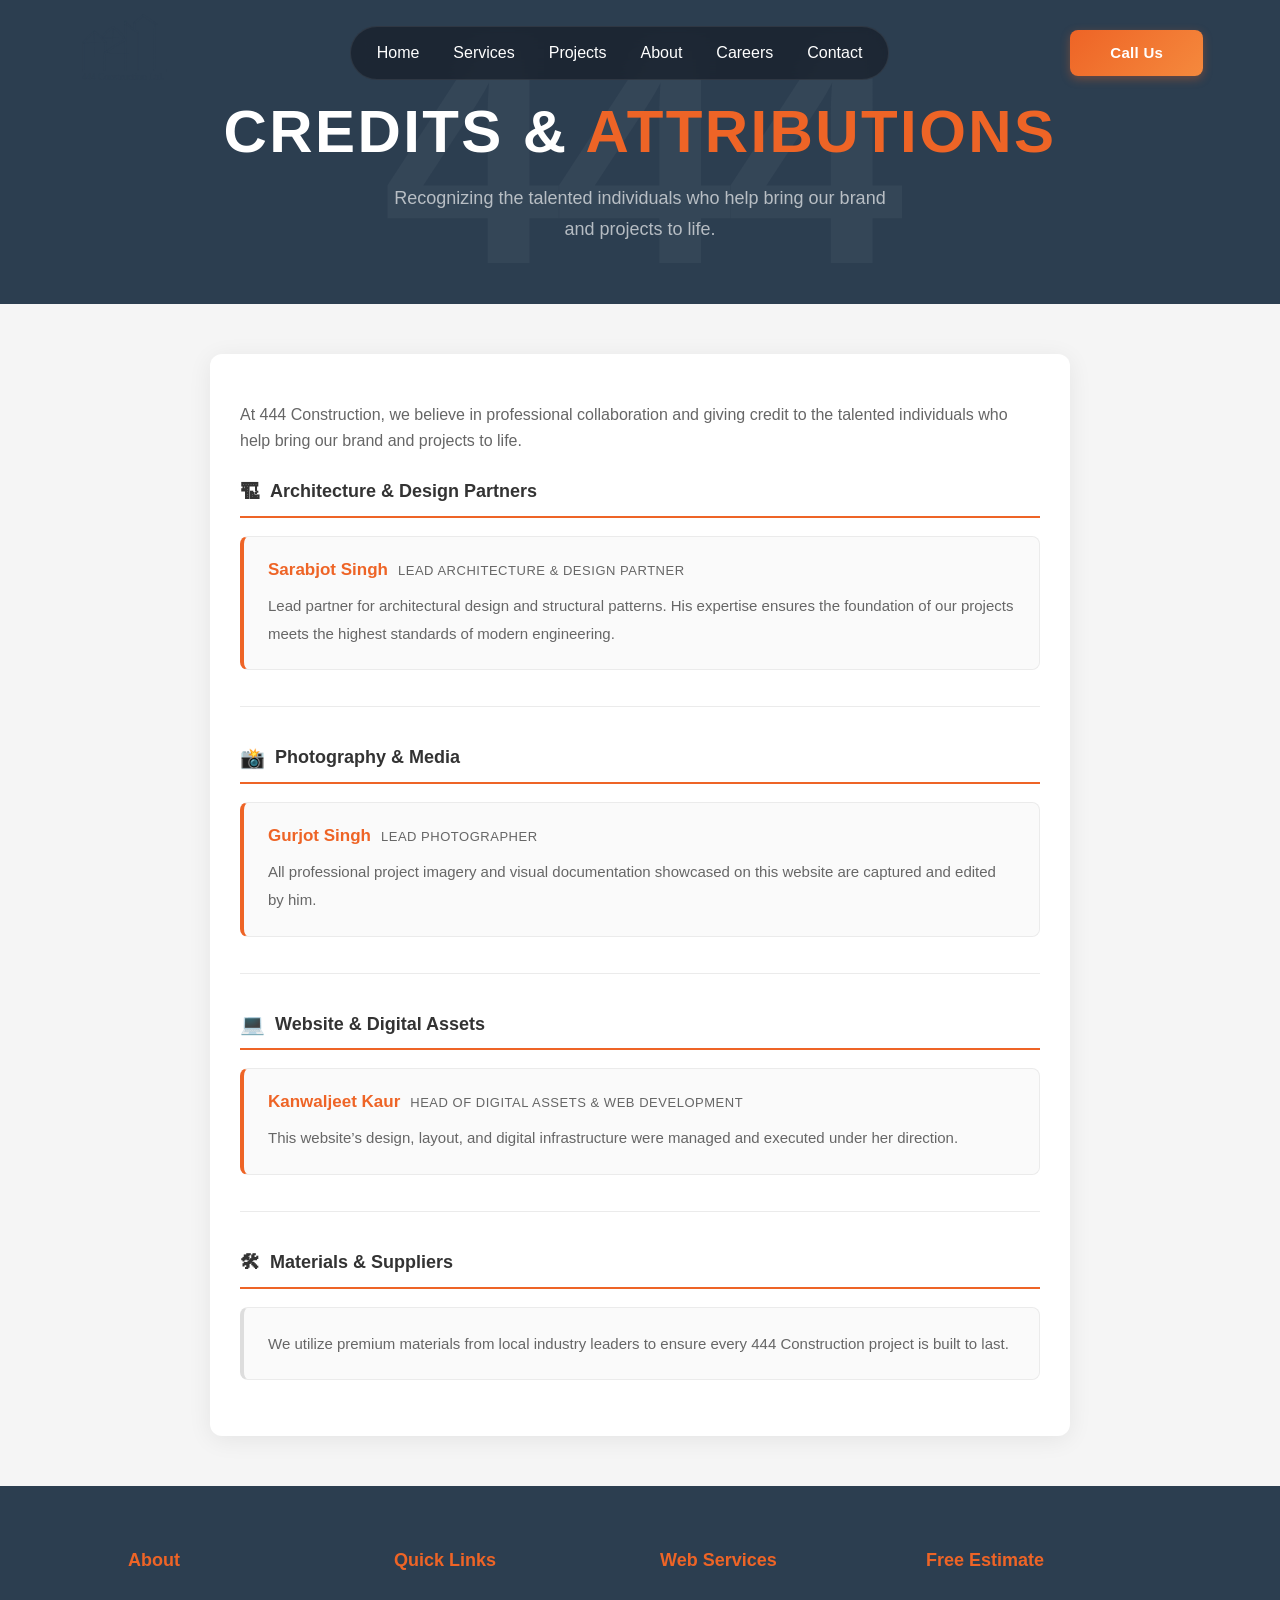
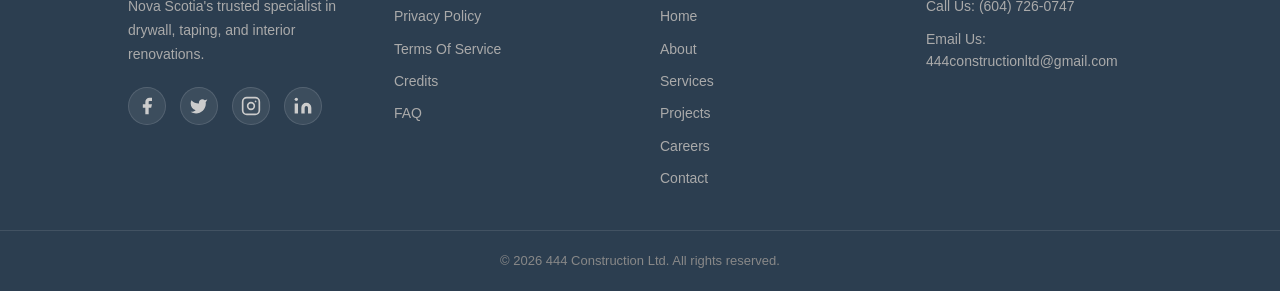
<file: credits.html>
<!DOCTYPE html>
<html lang="en">
<head>
    <meta charset="UTF-8">
    <meta name="viewport" content="width=device-width, initial-scale=1.0">
    <meta name="description" content="Credits &amp; Attributions — 444 Construction Ltd. Recognizing the talented individuals behind our brand and digital presence.">
    <link rel="icon" type="image/png" href="images/favicon.png">
    <title>Credits | 444 Construction</title>
    <link rel="stylesheet" href="styles.css?v=2">
</head>
<body>

<!-- ================= HEADER ================= -->
<header class="header">
    <div class="logo">
        <img src="Images/Logo.svg" alt="444 Construction Logo">
    </div>

    <nav class="navbar">
        <a href="index.html">Home</a>
        <a href="services.html">Services</a>
        <a href="Projects.html">Projects</a>
        <a href="About.html">About</a>
        <a href="career.html">Careers</a>
        <a href="index.html#contact">Contact</a>
    </nav>

    <div class="header-right">
        <button class="hamburger" aria-label="Toggle navigation"><span></span><span></span><span></span></button>
        <a href="tel:+16047260747" class="call-btn"><span class="call-btn-text">Call Us</span></a>
    </div>
</header>


<!-- ================= CREDITS HERO ================= -->
<section class="terms-hero credits-hero">
    <h1>Credits &amp; <span class="highlight">Attributions</span></h1>
    <p class="terms-hero-sub">Recognizing the talented individuals who help bring our brand and projects to life.</p>
</section>


<!-- ================= CREDITS CONTENT ================= -->
<section class="terms-body">
    <div class="terms-container credits-container">

        <p class="terms-intro">
            At 444 Construction, we believe in professional collaboration and giving credit to the talented individuals who help bring our brand and projects to life.
        </p>

        <!-- SECTION 1: Architecture & Design -->
        <div class="credits-section">
            <h2 class="credits-section-heading"><span class="credits-emoji">&#x1F3D7;</span> Architecture &amp; Design Partners</h2>
            <div class="credits-card">
                <div class="credits-card-header">
                    <span class="credits-name">Sarabjot Singh</span>
                    <span class="credits-role">Lead Architecture &amp; Design Partner</span>
                </div>
                <p class="credits-desc">Lead partner for architectural design and structural patterns. His expertise ensures the foundation of our projects meets the highest standards of modern engineering.</p>
            </div>
        </div>

        <!-- SECTION 2: Photography & Media -->
        <div class="credits-section">
            <h2 class="credits-section-heading"><span class="credits-emoji">&#x1F4F8;</span> Photography &amp; Media</h2>
            <div class="credits-card">
                <div class="credits-card-header">
                    <span class="credits-name">Gurjot Singh</span>
                    <span class="credits-role">Lead Photographer</span>
                </div>
                <p class="credits-desc">All professional project imagery and visual documentation showcased on this website are captured and edited by him.</p>
            </div>
        </div>

        <!-- SECTION 3: Website & Digital Assets -->
        <div class="credits-section">
            <h2 class="credits-section-heading"><span class="credits-emoji">&#x1F4BB;</span> Website &amp; Digital Assets</h2>
            <div class="credits-card">
                <div class="credits-card-header">
                    <span class="credits-name">Kanwaljeet Kaur</span>
                    <span class="credits-role">Head of Digital Assets &amp; Web Development</span>
                </div>
                <p class="credits-desc">This website&rsquo;s design, layout, and digital infrastructure were managed and executed under her direction.</p>
            </div>
        </div>

        <!-- SECTION 4: Materials & Suppliers -->
        <div class="credits-section">
            <h2 class="credits-section-heading"><span class="credits-emoji">&#x1F6E0;</span> Materials &amp; Suppliers</h2>
            <div class="credits-card credits-card--text">
                <p class="credits-desc">We utilize premium materials from local industry leaders to ensure every 444 Construction project is built to last.</p>
            </div>
        </div>

    </div>
</section>


<!-- ================= FOOTER ================= -->
<footer class="footer">
    <div class="footer-inner">
        <div class="footer-col footer-brand">
            <h4>About</h4>
            <p>Nova Scotia's trusted specialist in drywall, taping, and interior renovations.</p>
            <div class="footer-social">
                <a href="#" class="social-icon" aria-label="Follow us on Facebook" target="_blank" rel="noopener">
                    <svg xmlns="http://www.w3.org/2000/svg" width="20" height="20" viewBox="0 0 24 24" fill="currentColor"><path d="M18 2h-3a5 5 0 0 0-5 5v3H7v4h3v8h4v-8h3l1-4h-4V7a1 1 0 0 1 1-1h3z"/></svg>
                </a>
                <a href="#" class="social-icon" aria-label="Follow us on Twitter" target="_blank" rel="noopener">
                    <svg xmlns="http://www.w3.org/2000/svg" width="20" height="20" viewBox="0 0 24 24" fill="currentColor"><path d="M22 4s-.7 2.1-2 3.4c1.6 10-9.4 17.3-18 11.6 2.2.1 4.4-.6 6-2C3 15.5.5 9.6 3 5c2.2 2.6 5.6 4.1 9 4-.9-4.2 4-6.6 7-3.8 1.1 0 3-1.2 3-1.2z"/></svg>
                </a>
                <a href="https://www.instagram.com/444construction/" class="social-icon" aria-label="Follow us on Instagram" target="_blank" rel="noopener">
                    <svg xmlns="http://www.w3.org/2000/svg" width="20" height="20" viewBox="0 0 24 24" fill="none" stroke="currentColor" stroke-width="2" stroke-linecap="round" stroke-linejoin="round"><rect x="2" y="2" width="20" height="20" rx="5" ry="5"/><circle cx="12" cy="12" r="4"/><circle cx="17.5" cy="6.5" r="1" fill="currentColor" stroke="none"/></svg>
                </a>
                <a href="https://www.linkedin.com/in/sarabjot-singh-366b3918a/" class="social-icon" aria-label="Follow us on LinkedIn" target="_blank" rel="noopener">
                    <svg xmlns="http://www.w3.org/2000/svg" width="20" height="20" viewBox="0 0 24 24" fill="currentColor"><path d="M16 8a6 6 0 0 1 6 6v7h-4v-7a2 2 0 0 0-2-2 2 2 0 0 0-2 2v7h-4v-7a6 6 0 0 1 6-6z"/><rect x="2" y="9" width="4" height="12"/><circle cx="4" cy="4" r="2"/></svg>
                </a>
            </div>
        </div>

        <div class="footer-col footer-links">
            <h4>Quick Links</h4>
            <a href="privacy.html">Privacy Policy</a>
            <a href="terms.html">Terms Of Service</a>
            <a href="credits.html" aria-current="page">Credits</a>
            <a href="faq.html">FAQ</a>
        </div>

        <div class="footer-col footer-services">
            <h4>Web Services</h4>
            <a href="index.html">Home</a>
            <a href="About.html">About</a>
            <a href="services.html">Services</a>
            <a href="Projects.html">Projects</a>
            <a href="career.html">Careers</a>
            <a href="index.html#contact">Contact</a>
        </div>

        <div class="footer-col footer-estimate">
            <h4>Free Estimate</h4>
            <p>Call Us: <a href="tel:+16047260747">(604) 726-0747</a></p>
            <p>Email Us: <a href="mailto:444constructionltd@gmail.com">444constructionltd@gmail.com</a></p>
        </div>
    </div>

    <div class="footer-bottom">
        <p>&copy; 2026 444 Construction Ltd. All rights reserved.</p>
    </div>
</footer>


<style>
/* ================= TERMS HERO BASE (shared, not in styles.css) ================= */
.terms-hero {
    position: relative;
    background: var(--dark);
    padding: 100px 10% 60px;
    text-align: center;
    overflow: hidden;
}

.terms-hero::before {
    position: absolute;
    top: 50%;
    left: 50%;
    transform: translate(-50%, -50%);
    font-size: clamp(160px, 28vw, 320px);
    font-weight: 900;
    color: rgba(255, 255, 255, 0.04);
    pointer-events: none;
    user-select: none;
    letter-spacing: -0.02em;
    line-height: 1;
    white-space: nowrap;
}

.terms-hero-label {
    position: relative;
    font-size: 13px;
    font-weight: 600;
    letter-spacing: 3px;
    text-transform: uppercase;
    color: var(--orange);
    margin-bottom: 16px;
}

.terms-hero h1 {
    position: relative;
    font-size: clamp(32px, 6vw, 60px);
    font-weight: 900;
    text-transform: uppercase;
    color: var(--white);
    line-height: 1.05;
    letter-spacing: 0.04em;
    margin-bottom: 20px;
}

.terms-hero-sub {
    position: relative;
    font-size: clamp(15px, 1.8vw, 18px);
    color: rgba(255, 255, 255, 0.65);
    margin: 0 auto;
    max-width: 520px;
    line-height: 1.7;
}

.terms-body {
    background: var(--light-bg);
    padding: 50px 10%;
}

.terms-container {
    max-width: 860px;
    margin: 0 auto;
    background: var(--white);
    border-radius: 12px;
    padding: 56px 30px;
    box-shadow: 0 4px 24px rgba(0, 0, 0, 0.07);
}

/* ================= CREDITS HERO ================= */
.credits-hero::before {
    content: "444";
}

/* ================= CREDITS CONTAINER ================= */
.credits-container {
    padding-top: 48px;
    padding-bottom: 56px;
}

/* ================= CREDITS SECTION ================= */
.credits-section {
    margin-top: 36px;
    padding-top: 36px;
    border-top: 1px solid #ebebeb;
}

.credits-section:first-of-type {
    margin-top: 24px;
    padding-top: 0;
    border-top: none;
}

.credits-section-heading {
    font-size: 18px;
    font-weight: 700;
    color: var(--text);
    margin-bottom: 18px;
    padding-bottom: 10px;
    border-bottom: 2px solid var(--orange);
    display: flex;
    align-items: center;
    gap: 10px;
}

.credits-emoji {
    font-size: 20px;
    line-height: 1;
}

/* ================= CREDITS CARD ================= */
.credits-card {
    background: #fafafa;
    border: 1px solid #ebebeb;
    border-left: 4px solid var(--orange);
    border-radius: 8px;
    padding: 22px 24px;
    transition: box-shadow 0.2s ease, transform 0.2s ease;
}

.credits-card:hover {
    box-shadow: 0 4px 18px rgba(0, 0, 0, 0.08);
    transform: translateY(-1px);
}

.credits-card--text {
    border-left-color: #ddd;
}

.credits-card-header {
    display: flex;
    align-items: baseline;
    flex-wrap: wrap;
    gap: 10px;
    margin-bottom: 10px;
}

.credits-name {
    font-size: 17px;
    font-weight: 700;
    color: var(--orange);
    line-height: 1.3;
}

.credits-role {
    font-size: 13px;
    font-weight: 500;
    color: var(--text-muted);
    text-transform: uppercase;
    letter-spacing: 0.04em;
}

.credits-desc {
    font-size: 15px;
    line-height: 1.85;
    color: var(--text-muted);
    margin: 0;
}

/* ================= CREDITS RESPONSIVE ================= */
@media (max-width: 600px) {
    .credits-section-heading {
        font-size: 16px;
    }
    .credits-card {
        padding: 18px 18px;
    }
    .credits-name {
        font-size: 15px;
    }
}
</style>


<script>
    const hamburger = document.querySelector('.hamburger');
    const navbar    = document.querySelector('.navbar');
    const header    = document.querySelector('.header');
    const navLinks  = document.querySelectorAll('.navbar a');

    hamburger.addEventListener('click', () => navbar.classList.toggle('nav-open'));
    navLinks.forEach(link => link.addEventListener('click', () => navbar.classList.remove('nav-open')));
    window.addEventListener('scroll', () => {
        header.classList.toggle('scrolled', window.scrollY > 60);
    });
</script>

</body>
</html>
</file>
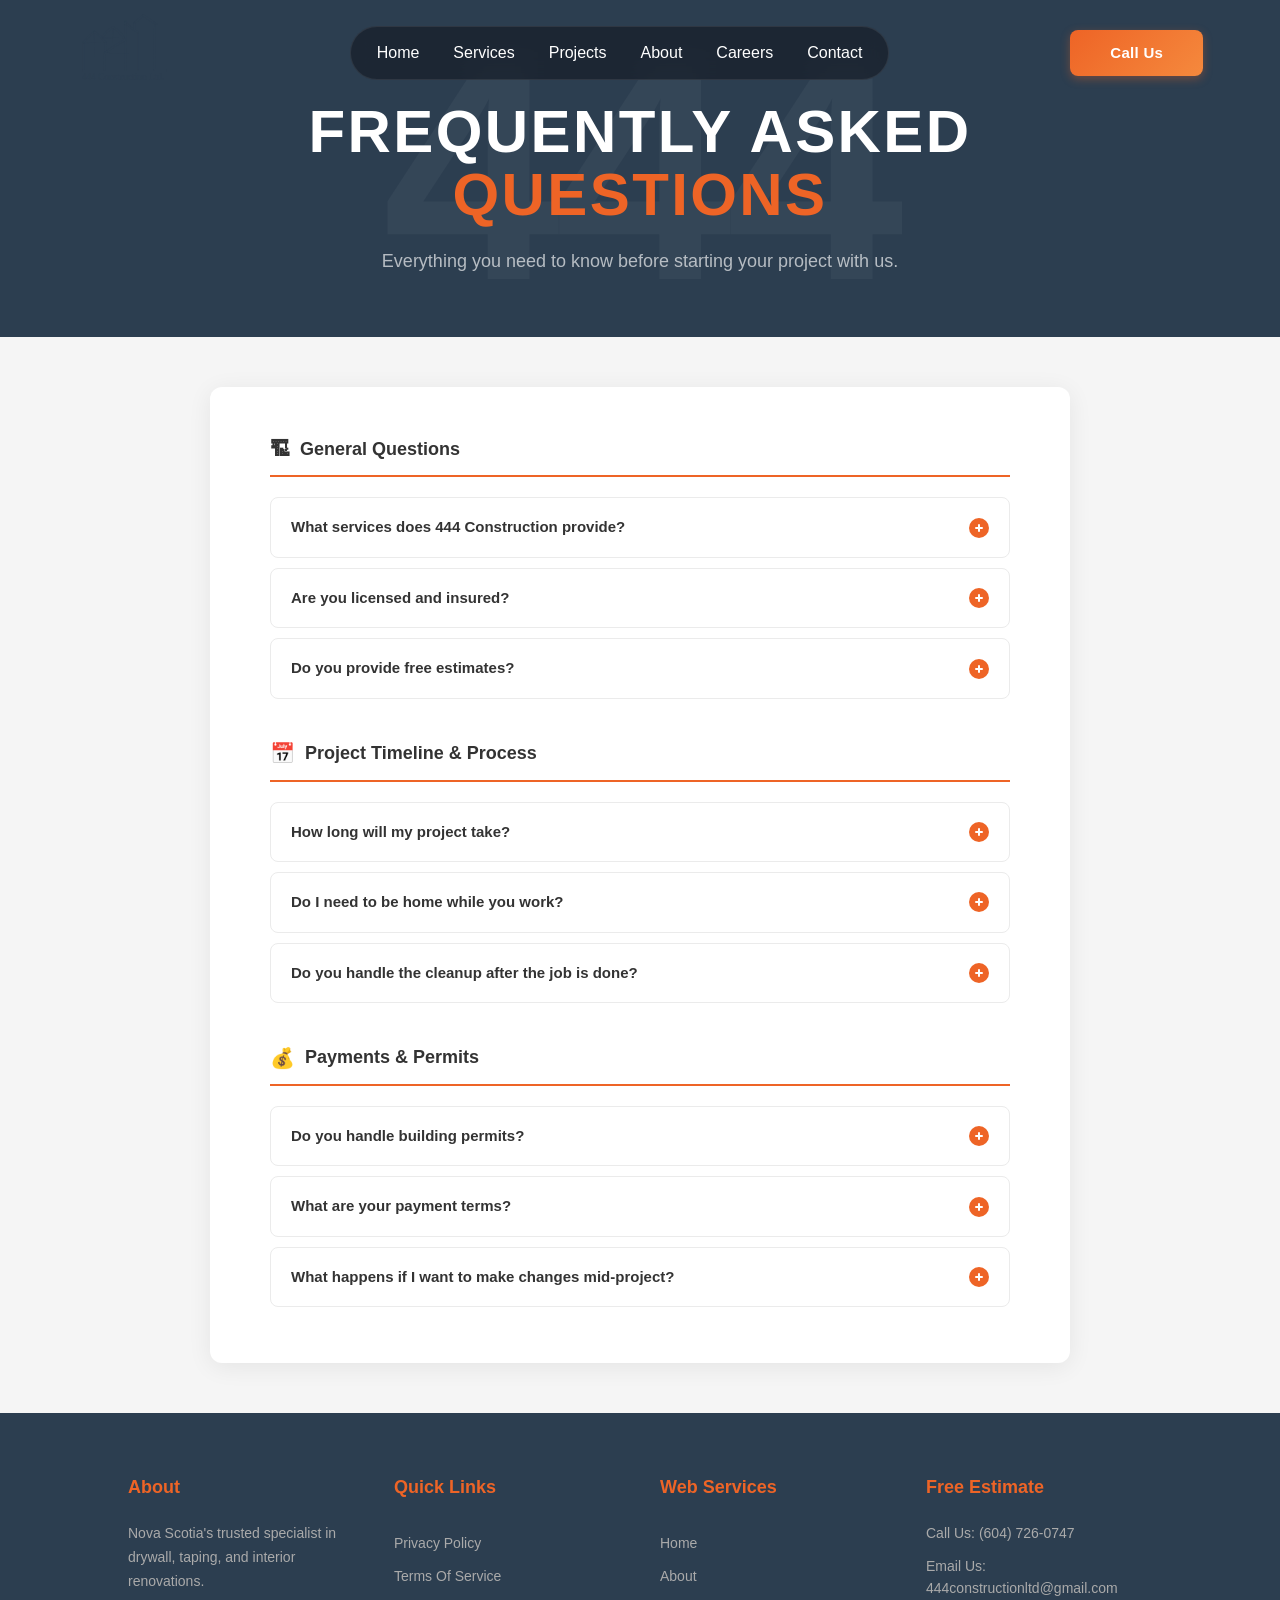
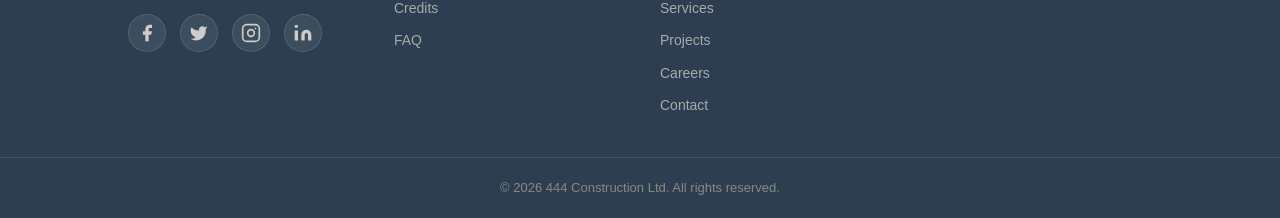
<file: faq.html>
<!DOCTYPE html>
<html lang="en">
<head>
    <meta charset="UTF-8">
    <meta name="viewport" content="width=device-width, initial-scale=1.0">
    <meta name="description" content="Frequently Asked Questions — 444 Construction Ltd. Get answers about our services, timelines, permits, and payment terms.">
    <link rel="icon" type="image/png" href="images/favicon.png">
    <title>FAQ | 444 Construction</title>
    <link rel="stylesheet" href="styles.css?v=2">
</head>
<body>

<!-- ================= HEADER ================= -->
<header class="header">
    <div class="logo">
        <img src="Images/Logo.svg" alt="444 Construction Logo">
    </div>

    <nav class="navbar">
        <a href="index.html">Home</a>
        <a href="services.html">Services</a>
        <a href="Projects.html">Projects</a>
        <a href="About.html">About</a>
        <a href="career.html">Careers</a>
        <a href="index.html#contact">Contact</a>
    </nav>

    <div class="header-right">
        <button class="hamburger" aria-label="Toggle navigation"><span></span><span></span><span></span></button>
        <a href="tel:+16047260747" class="call-btn"><span class="call-btn-text">Call Us</span></a>
    </div>
</header>


<!-- ================= FAQ HERO ================= -->
<section class="terms-hero faq-hero">
    <h1>Frequently Asked <span class="highlight">Questions</span></h1>
    <p class="terms-hero-sub">Everything you need to know before starting your project with us.</p>
</section>


<!-- ================= FAQ CONTENT ================= -->
<section class="terms-body">
    <div class="terms-container faq-container">

        <!-- CATEGORY 1: General -->
        <div class="faq-category">
            <h2 class="faq-category-heading"><span class="faq-emoji">&#x1F3D7;</span> General Questions</h2>

            <div class="faq-item">
                <button class="faq-question" aria-expanded="false">
                    What services does 444 Construction provide?
                    <span class="faq-arrow" aria-hidden="true"></span>
                </button>
                <div class="faq-answer">
                    <p>We specialize in high-quality residential and commercial construction, including framing, drywall finishing, renovations, and full-scale builds.</p>
                </div>
            </div>

            <div class="faq-item">
                <button class="faq-question" aria-expanded="false">
                    Are you licensed and insured?
                    <span class="faq-arrow" aria-hidden="true"></span>
                </button>
                <div class="faq-answer">
                    <p>Yes. 444 Construction is fully licensed and carries comprehensive liability insurance and workers' compensation to ensure every project is protected.</p>
                </div>
            </div>

            <div class="faq-item">
                <button class="faq-question" aria-expanded="false">
                    Do you provide free estimates?
                    <span class="faq-arrow" aria-hidden="true"></span>
                </button>
                <div class="faq-answer">
                    <p>Absolutely. We offer free, no-obligation consultations and detailed estimates to help you plan your project budget accurately.</p>
                </div>
            </div>
        </div>

        <!-- CATEGORY 2: Timeline & Process -->
        <div class="faq-category">
            <h2 class="faq-category-heading"><span class="faq-emoji">&#x1F4C5;</span> Project Timeline &amp; Process</h2>

            <div class="faq-item">
                <button class="faq-question" aria-expanded="false">
                    How long will my project take?
                    <span class="faq-arrow" aria-hidden="true"></span>
                </button>
                <div class="faq-answer">
                    <p>Timelines vary depending on the scope of work. A simple drywall repair might take 1&ndash;2 days, while a full renovation can take several weeks. We provide a projected timeline with every quote.</p>
                </div>
            </div>

            <div class="faq-item">
                <button class="faq-question" aria-expanded="false">
                    Do I need to be home while you work?
                    <span class="faq-arrow" aria-hidden="true"></span>
                </button>
                <div class="faq-answer">
                    <p>It is not required as long as we have a secure way to access the site. Many of our clients provide a key or code for the duration of the project.</p>
                </div>
            </div>

            <div class="faq-item">
                <button class="faq-question" aria-expanded="false">
                    Do you handle the cleanup after the job is done?
                    <span class="faq-arrow" aria-hidden="true"></span>
                </button>
                <div class="faq-answer">
                    <p>Yes. We pride ourselves on a &ldquo;clean site&rdquo; policy. We remove all construction debris and perform a thorough cleanup once the work is completed.</p>
                </div>
            </div>
        </div>

        <!-- CATEGORY 3: Payments & Permits -->
        <div class="faq-category">
            <h2 class="faq-category-heading"><span class="faq-emoji">&#x1F4B0;</span> Payments &amp; Permits</h2>

            <div class="faq-item">
                <button class="faq-question" aria-expanded="false">
                    Do you handle building permits?
                    <span class="faq-arrow" aria-hidden="true"></span>
                </button>
                <div class="faq-answer">
                    <p>Yes, for major structural projects, we can handle the entire permitting process with local authorities to ensure everything is up to code.</p>
                </div>
            </div>

            <div class="faq-item">
                <button class="faq-question" aria-expanded="false">
                    What are your payment terms?
                    <span class="faq-arrow" aria-hidden="true"></span>
                </button>
                <div class="faq-answer">
                    <p>Typically, we require a deposit to secure your spot in our schedule and cover initial materials. The remaining balance is usually broken down into progress payments based on project milestones.</p>
                </div>
            </div>

            <div class="faq-item">
                <button class="faq-question" aria-expanded="false">
                    What happens if I want to make changes mid-project?
                    <span class="faq-arrow" aria-hidden="true"></span>
                </button>
                <div class="faq-answer">
                    <p>We understand that ideas evolve! We use &ldquo;Change Orders&rdquo; to document any additions or modifications to the original plan, ensuring you are aware of any cost or timeline adjustments before we proceed.</p>
                </div>
            </div>
        </div>

    </div>
</section>


<!-- ================= FOOTER ================= -->
<footer class="footer">
    <div class="footer-inner">
        <div class="footer-col footer-brand">
            <h4>About</h4>
            <p>Nova Scotia's trusted specialist in drywall, taping, and interior renovations.</p>
            <div class="footer-social">
                <a href="#" class="social-icon" aria-label="Follow us on Facebook" target="_blank" rel="noopener">
                    <svg xmlns="http://www.w3.org/2000/svg" width="20" height="20" viewBox="0 0 24 24" fill="currentColor"><path d="M18 2h-3a5 5 0 0 0-5 5v3H7v4h3v8h4v-8h3l1-4h-4V7a1 1 0 0 1 1-1h3z"/></svg>
                </a>
                <a href="#" class="social-icon" aria-label="Follow us on Twitter" target="_blank" rel="noopener">
                    <svg xmlns="http://www.w3.org/2000/svg" width="20" height="20" viewBox="0 0 24 24" fill="currentColor"><path d="M22 4s-.7 2.1-2 3.4c1.6 10-9.4 17.3-18 11.6 2.2.1 4.4-.6 6-2C3 15.5.5 9.6 3 5c2.2 2.6 5.6 4.1 9 4-.9-4.2 4-6.6 7-3.8 1.1 0 3-1.2 3-1.2z"/></svg>
                </a>
                <a href="https://www.instagram.com/444construction/" class="social-icon" aria-label="Follow us on Instagram" target="_blank" rel="noopener">
                    <svg xmlns="http://www.w3.org/2000/svg" width="20" height="20" viewBox="0 0 24 24" fill="none" stroke="currentColor" stroke-width="2" stroke-linecap="round" stroke-linejoin="round"><rect x="2" y="2" width="20" height="20" rx="5" ry="5"/><circle cx="12" cy="12" r="4"/><circle cx="17.5" cy="6.5" r="1" fill="currentColor" stroke="none"/></svg>
                </a>
                <a href="https://www.linkedin.com/in/sarabjot-singh-366b3918a/" class="social-icon" aria-label="Follow us on LinkedIn" target="_blank" rel="noopener">
                    <svg xmlns="http://www.w3.org/2000/svg" width="20" height="20" viewBox="0 0 24 24" fill="currentColor"><path d="M16 8a6 6 0 0 1 6 6v7h-4v-7a2 2 0 0 0-2-2 2 2 0 0 0-2 2v7h-4v-7a6 6 0 0 1 6-6z"/><rect x="2" y="9" width="4" height="12"/><circle cx="4" cy="4" r="2"/></svg>
                </a>
            </div>
        </div>

        <div class="footer-col footer-links">
            <h4>Quick Links</h4>
            <a href="privacy.html">Privacy Policy</a>
            <a href="terms.html">Terms Of Service</a>
            <a href="credits.html">Credits</a>
            <a href="faq.html" aria-current="page">FAQ</a>
        </div>

        <div class="footer-col footer-services">
            <h4>Web Services</h4>
            <a href="index.html">Home</a>
            <a href="About.html">About</a>
            <a href="services.html">Services</a>
            <a href="Projects.html">Projects</a>
            <a href="career.html">Careers</a>
            <a href="index.html#contact">Contact</a>
        </div>

        <div class="footer-col footer-estimate">
            <h4>Free Estimate</h4>
            <p>Call Us: <a href="tel:+16047260747">(604) 726-0747</a></p>
            <p>Email Us: <a href="mailto:444constructionltd@gmail.com">444constructionltd@gmail.com</a></p>
        </div>
    </div>

    <div class="footer-bottom">
        <p>&copy; 2026 444 Construction Ltd. All rights reserved.</p>
    </div>
</footer>


<style>
/* ================= TERMS HERO BASE (shared, not in styles.css) ================= */
.terms-hero {
    position: relative;
    background: var(--dark);
    padding: 100px 10% 60px;
    text-align: center;
    overflow: hidden;
}

.terms-hero::before {
    position: absolute;
    top: 50%;
    left: 50%;
    transform: translate(-50%, -50%);
    font-size: clamp(160px, 28vw, 320px);
    font-weight: 900;
    color: rgba(255, 255, 255, 0.04);
    pointer-events: none;
    user-select: none;
    letter-spacing: -0.02em;
    line-height: 1;
    white-space: nowrap;
}

.terms-hero-label {
    position: relative;
    font-size: 13px;
    font-weight: 600;
    letter-spacing: 3px;
    text-transform: uppercase;
    color: var(--orange);
    margin-bottom: 16px;
}

.terms-hero h1 {
    position: relative;
    font-size: clamp(32px, 6vw, 60px);
    font-weight: 900;
    text-transform: uppercase;
    color: var(--white);
    line-height: 1.05;
    letter-spacing: 0.04em;
    margin-bottom: 20px;
}

.terms-hero-sub {
    position: relative;
    font-size: clamp(15px, 1.8vw, 18px);
    color: rgba(255, 255, 255, 0.65);
    margin: 0 auto;
    max-width: 520px;
    line-height: 1.7;
}

.terms-body {
    background: var(--light-bg);
    padding: 50px 10%;
}

.terms-container {
    max-width: 860px;
    margin: 0 auto;
    background: var(--white);
    border-radius: 12px;
    padding: 56px 60px;
    box-shadow: 0 4px 24px rgba(0, 0, 0, 0.07);
}

/* ================= FAQ HERO ================= */
.faq-hero::before {
    content: "444";
}

/* ================= FAQ CONTAINER ================= */
.faq-container {
    padding-top: 48px;
    padding-bottom: 56px;
}

/* ================= FAQ CATEGORY ================= */
.faq-category {
    margin-bottom: 40px;
}

.faq-category:last-child {
    margin-bottom: 0;
}

.faq-category-heading {
    font-size: 18px;
    font-weight: 700;
    color: var(--text);
    margin-bottom: 20px;
    padding-bottom: 12px;
    border-bottom: 2px solid var(--orange);
    display: flex;
    align-items: center;
    gap: 10px;
}

.faq-emoji {
    font-size: 20px;
    line-height: 1;
}

/* ================= FAQ ACCORDION ITEM ================= */
.faq-item {
    border: 1px solid #ebebeb;
    border-radius: 8px;
    margin-bottom: 10px;
    overflow: hidden;
    transition: box-shadow 0.2s ease;
}

.faq-item:last-child {
    margin-bottom: 0;
}

.faq-item:hover {
    box-shadow: 0 2px 12px rgba(0, 0, 0, 0.07);
}

/* ================= FAQ QUESTION BUTTON ================= */
.faq-question {
    width: 100%;
    background: none;
    border: none;
    padding: 18px 20px 18px 20px;
    text-align: left;
    font-size: 15px;
    font-weight: 600;
    color: var(--text);
    cursor: pointer;
    display: flex;
    justify-content: space-between;
    align-items: center;
    gap: 16px;
    transition: background 0.15s ease, color 0.15s ease;
    font-family: inherit;
    line-height: 1.5;
}

.faq-question:hover {
    background: #fafafa;
    color: var(--orange);
}

.faq-question[aria-expanded="true"] {
    color: var(--orange);
    background: #fff8f3;
}

/* ================= FAQ ARROW ICON ================= */
.faq-arrow {
    flex-shrink: 0;
    width: 20px;
    height: 20px;
    border-radius: 50%;
    background: var(--orange);
    display: flex;
    align-items: center;
    justify-content: center;
    position: relative;
    transition: transform 0.25s ease;
}

.faq-arrow::before,
.faq-arrow::after {
    content: "";
    position: absolute;
    background: #fff;
    border-radius: 2px;
    transition: transform 0.25s ease, opacity 0.2s ease;
}

.faq-arrow::before {
    width: 8px;
    height: 2px;
}

.faq-arrow::after {
    width: 2px;
    height: 8px;
}

.faq-question[aria-expanded="true"] .faq-arrow::after {
    opacity: 0;
    transform: scaleY(0);
}

/* ================= FAQ ANSWER ================= */
.faq-answer {
    max-height: 0;
    overflow: hidden;
    transition: max-height 0.3s ease, padding 0.3s ease;
    padding: 0 20px;
}

.faq-answer.faq-open {
    max-height: 400px;
    padding: 0 20px 18px;
}

.faq-answer p {
    font-size: 15px;
    line-height: 1.85;
    color: var(--text-muted);
    margin: 0;
    padding-top: 4px;
    border-top: 1px solid #f0f0f0;
    padding-top: 12px;
}

/* ================= FAQ RESPONSIVE ================= */
@media (max-width: 600px) {
    .faq-category-heading {
        font-size: 16px;
    }
    .faq-question {
        font-size: 14px;
        padding: 16px 16px;
    }
    .faq-answer {
        padding: 0 16px;
    }
    .faq-answer.faq-open {
        padding: 0 16px 16px;
    }
}
</style>


<script>
    /* ---- Hamburger / scroll header ---- */
    const hamburger = document.querySelector('.hamburger');
    const navbar    = document.querySelector('.navbar');
    const header    = document.querySelector('.header');
    const navLinks  = document.querySelectorAll('.navbar a');

    hamburger.addEventListener('click', () => navbar.classList.toggle('nav-open'));
    navLinks.forEach(link => link.addEventListener('click', () => navbar.classList.remove('nav-open')));
    window.addEventListener('scroll', () => {
        header.classList.toggle('scrolled', window.scrollY > 60);
    });

    /* ---- FAQ Accordion ---- */
    document.querySelectorAll('.faq-question').forEach(btn => {
        btn.addEventListener('click', () => {
            const isOpen = btn.getAttribute('aria-expanded') === 'true';
            const answer = btn.nextElementSibling;

            // Close all
            document.querySelectorAll('.faq-question').forEach(b => {
                b.setAttribute('aria-expanded', 'false');
                b.nextElementSibling.classList.remove('faq-open');
            });

            // Open this one if it was closed
            if (!isOpen) {
                btn.setAttribute('aria-expanded', 'true');
                answer.classList.add('faq-open');
            }
        });
    });
</script>

</body>
</html>
</file>
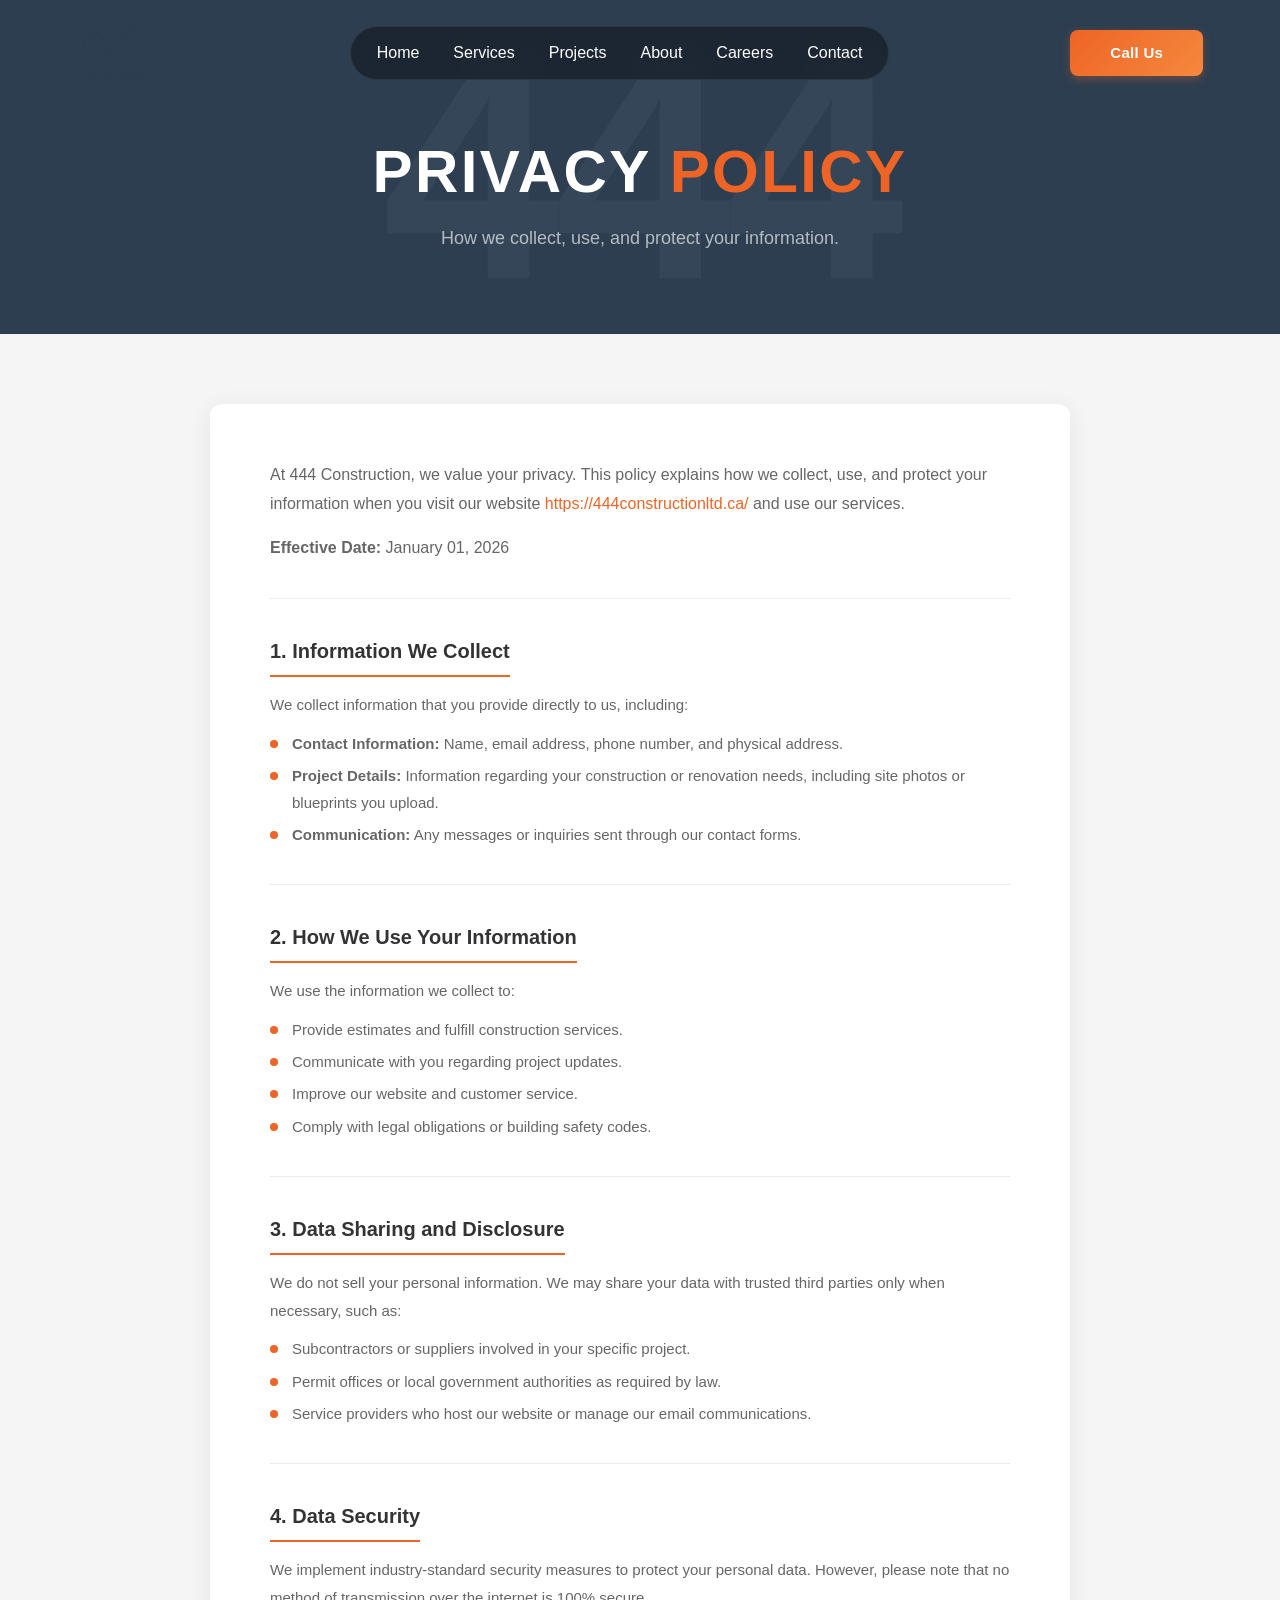
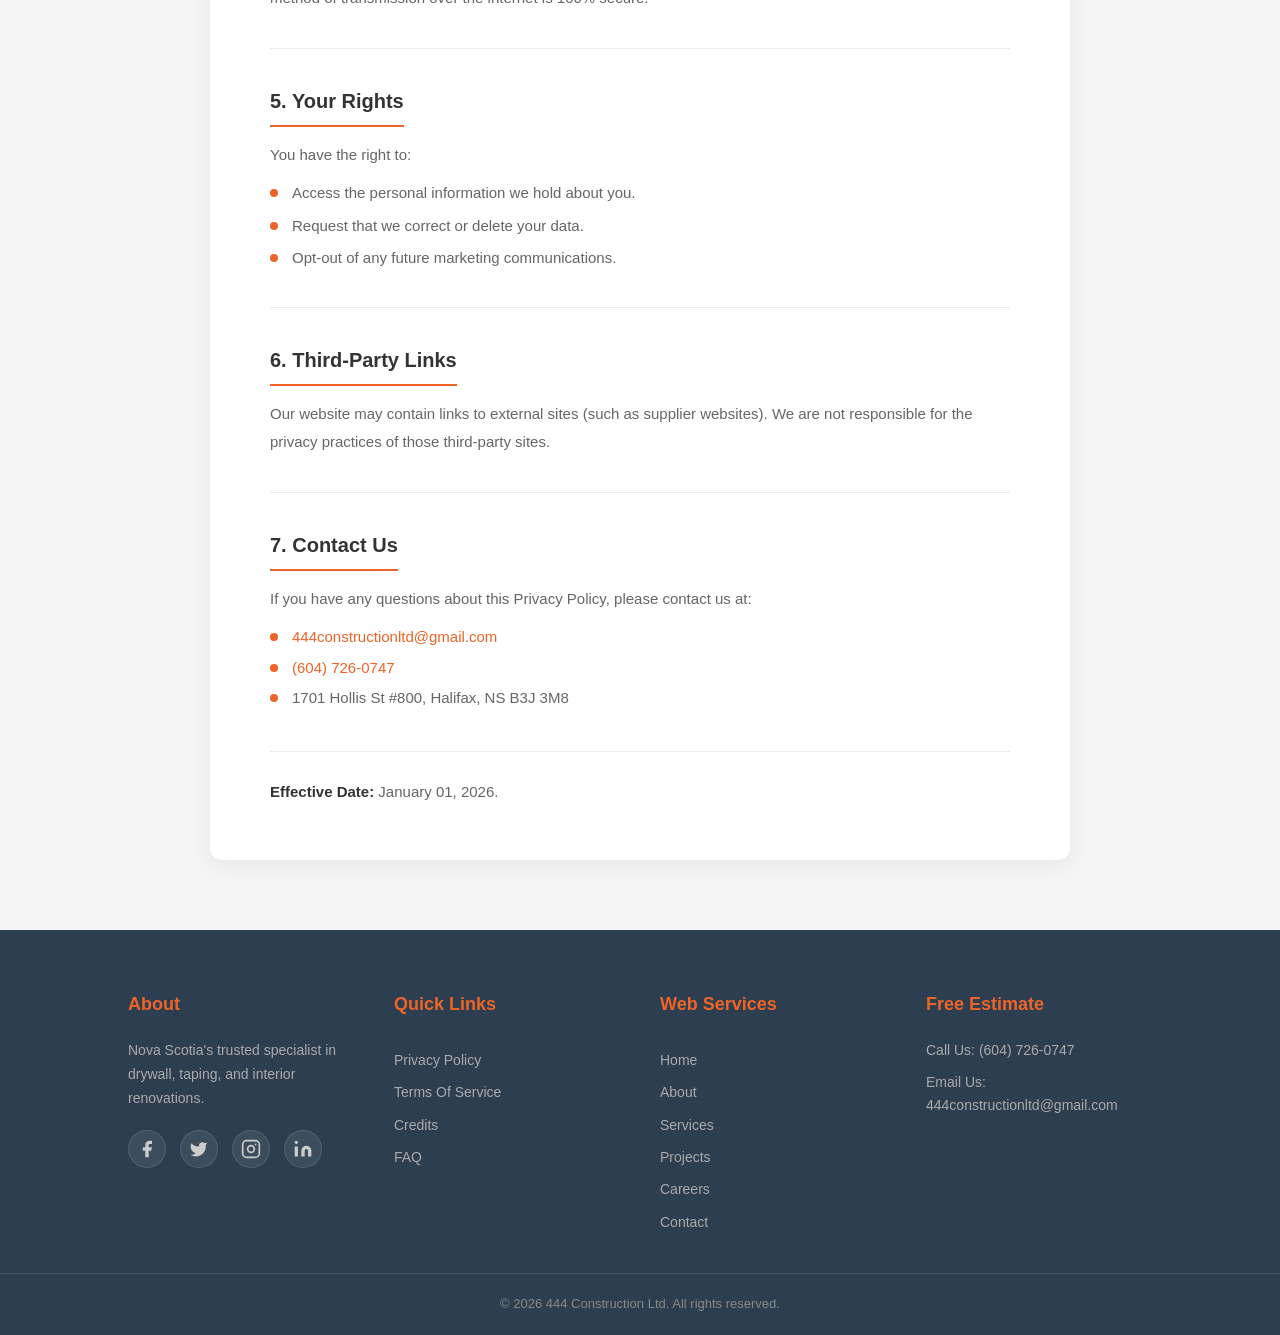
<file: privacy.html>
<!DOCTYPE html>
<html lang="en">
<head>
    <meta charset="UTF-8">
    <meta name="viewport" content="width=device-width, initial-scale=1.0">
    <meta name="description" content="Privacy Policy for 444 Construction Ltd. — how we collect, use, and protect your information.">
    <link rel="icon" type="image/png" href="images/favicon.png">
    <title>Privacy Policy | 444 Construction</title>
    <link rel="stylesheet" href="styles.css?v=2">
</head>
<body>

<!-- ================= HEADER ================= -->
<header class="header">
    <div class="logo">
        <img src="Images/Logo.svg" alt="444 Construction Logo">
    </div>

    <nav class="navbar">
        <a href="index.html">Home</a>
        <a href="services.html">Services</a>
        <a href="Projects.html">Projects</a>
        <a href="About.html">About</a>
        <a href="career.html">Careers</a>
        <a href="index.html#contact">Contact</a>
    </nav>

    <div class="header-right">
        <button class="hamburger" aria-label="Toggle navigation"><span></span><span></span><span></span></button>
        <a href="tel:+16047260747" class="call-btn"><span class="call-btn-text">Call Us</span></a>
    </div>
</header>


<!-- ================= PRIVACY HERO ================= -->
<section class="terms-hero">
    <h1>Privacy <span class="highlight">Policy</span></h1>
    <p class="terms-hero-sub">How we collect, use, and protect your information.</p>
</section>


<!-- ================= PRIVACY CONTENT ================= -->
<section class="terms-body">
    <div class="terms-container">

        <p class="terms-intro">
            At 444 Construction, we value your privacy. This policy explains how we collect, use, and protect your
            information when you visit our website
            <a href="https://444constructionltd.ca/" target="_blank" rel="noopener">https://444constructionltd.ca/</a>
            and use our services.
        </p>
        <p class="terms-intro">
            <strong>Effective Date:</strong> January 01, 2026
        </p>

        <div class="terms-section">
            <h2 class="terms-heading">1. Information We Collect</h2>
            <p>We collect information that you provide directly to us, including:</p>
            <ul class="terms-list">
                <li><strong>Contact Information:</strong> Name, email address, phone number, and physical address.</li>
                <li><strong>Project Details:</strong> Information regarding your construction or renovation needs, including site photos or blueprints you upload.</li>
                <li><strong>Communication:</strong> Any messages or inquiries sent through our contact forms.</li>
            </ul>
        </div>

        <div class="terms-section">
            <h2 class="terms-heading">2. How We Use Your Information</h2>
            <p>We use the information we collect to:</p>
            <ul class="terms-list">
                <li>Provide estimates and fulfill construction services.</li>
                <li>Communicate with you regarding project updates.</li>
                <li>Improve our website and customer service.</li>
                <li>Comply with legal obligations or building safety codes.</li>
            </ul>
        </div>

        <div class="terms-section">
            <h2 class="terms-heading">3. Data Sharing and Disclosure</h2>
            <p>We do not sell your personal information. We may share your data with trusted third parties only when necessary, such as:</p>
            <ul class="terms-list">
                <li>Subcontractors or suppliers involved in your specific project.</li>
                <li>Permit offices or local government authorities as required by law.</li>
                <li>Service providers who host our website or manage our email communications.</li>
            </ul>
        </div>

        <div class="terms-section">
            <h2 class="terms-heading">4. Data Security</h2>
            <p>We implement industry-standard security measures to protect your personal data. However, please note that no method of transmission over the internet is 100% secure.</p>
        </div>

        <div class="terms-section">
            <h2 class="terms-heading">5. Your Rights</h2>
            <p>You have the right to:</p>
            <ul class="terms-list">
                <li>Access the personal information we hold about you.</li>
                <li>Request that we correct or delete your data.</li>
                <li>Opt-out of any future marketing communications.</li>
            </ul>
        </div>

        <div class="terms-section">
            <h2 class="terms-heading">6. Third-Party Links</h2>
            <p>Our website may contain links to external sites (such as supplier websites). We are not responsible for the privacy practices of those third-party sites.</p>
        </div>

        <div class="terms-section">
            <h2 class="terms-heading">7. Contact Us</h2>
            <p>If you have any questions about this Privacy Policy, please contact us at:</p>
            <ul class="terms-contact-list">
                <li><a href="mailto:444constructionltd@gmail.com">444constructionltd@gmail.com</a></li>
                <li><a href="tel:+16047260747">(604) 726-0747</a></li>
                <li>1701 Hollis St #800, Halifax, NS B3J 3M8</li>
            </ul>
        </div>

        <div class="terms-effective">
            <p><strong>Effective Date:</strong> January 01, 2026.</p>
        </div>

    </div>
</section>


<!-- ================= FOOTER ================= -->
<footer class="footer">
    <div class="footer-inner">
        <div class="footer-col footer-brand">
            <h4>About</h4>
            <p>Nova Scotia's trusted specialist in drywall, taping, and interior renovations.</p>
            <div class="footer-social">
                <a href="#" class="social-icon" aria-label="Follow us on Facebook" target="_blank" rel="noopener">
                    <svg xmlns="http://www.w3.org/2000/svg" width="20" height="20" viewBox="0 0 24 24" fill="currentColor"><path d="M18 2h-3a5 5 0 0 0-5 5v3H7v4h3v8h4v-8h3l1-4h-4V7a1 1 0 0 1 1-1h3z"/></svg>
                </a>
                <a href="#" class="social-icon" aria-label="Follow us on Twitter" target="_blank" rel="noopener">
                    <svg xmlns="http://www.w3.org/2000/svg" width="20" height="20" viewBox="0 0 24 24" fill="currentColor"><path d="M22 4s-.7 2.1-2 3.4c1.6 10-9.4 17.3-18 11.6 2.2.1 4.4-.6 6-2C3 15.5.5 9.6 3 5c2.2 2.6 5.6 4.1 9 4-.9-4.2 4-6.6 7-3.8 1.1 0 3-1.2 3-1.2z"/></svg>
                </a>
                <a href="https://www.instagram.com/444construction/" class="social-icon" aria-label="Follow us on Instagram" target="_blank" rel="noopener">
                    <svg xmlns="http://www.w3.org/2000/svg" width="20" height="20" viewBox="0 0 24 24" fill="none" stroke="currentColor" stroke-width="2" stroke-linecap="round" stroke-linejoin="round"><rect x="2" y="2" width="20" height="20" rx="5" ry="5"/><circle cx="12" cy="12" r="4"/><circle cx="17.5" cy="6.5" r="1" fill="currentColor" stroke="none"/></svg>
                </a>
                <a href="https://www.linkedin.com/in/sarabjot-singh-366b3918a/" class="social-icon" aria-label="Follow us on LinkedIn" target="_blank" rel="noopener">
                    <svg xmlns="http://www.w3.org/2000/svg" width="20" height="20" viewBox="0 0 24 24" fill="currentColor"><path d="M16 8a6 6 0 0 1 6 6v7h-4v-7a2 2 0 0 0-2-2 2 2 0 0 0-2 2v7h-4v-7a6 6 0 0 1 6-6z"/><rect x="2" y="9" width="4" height="12"/><circle cx="4" cy="4" r="2"/></svg>
                </a>
            </div>
        </div>

        <div class="footer-col footer-links">
            <h4>Quick Links</h4>
            <a href="privacy.html" aria-current="page">Privacy Policy</a>
            <a href="terms.html">Terms Of Service</a>
            <a href="credits.html">Credits</a>
            <a href="faq.html">FAQ</a>
        </div>

        <div class="footer-col footer-services">
            <h4>Web Services</h4>
            <a href="index.html">Home</a>
            <a href="About.html">About</a>
            <a href="services.html">Services</a>
            <a href="Projects.html">Projects</a>
            <a href="career.html">Careers</a>
            <a href="index.html#contact">Contact</a>
        </div>

        <div class="footer-col footer-estimate">
            <h4>Free Estimate</h4>
            <p>Call Us: <a href="tel:+16047260747">(604) 726-0747</a></p>
            <p>Email Us: <a href="mailto:444constructionltd@gmail.com">444constructionltd@gmail.com</a></p>
        </div>
    </div>

    <div class="footer-bottom">
        <p>&copy; 2026 444 Construction Ltd. All rights reserved.</p>
    </div>
</footer>


<style>
/* ================= PRIVACY PAGE HERO ================= */
.terms-hero {
    position: relative;
    background: var(--dark);
    padding: 140px 10% 80px;
    text-align: center;
    overflow: hidden;
}

.terms-hero::before {
    content: "444";
    position: absolute;
    top: 50%;
    left: 50%;
    transform: translate(-50%, -50%);
    font-size: clamp(160px, 28vw, 320px);
    font-weight: 900;
    color: rgba(255, 255, 255, 0.04);
    pointer-events: none;
    user-select: none;
    letter-spacing: -0.02em;
    line-height: 1;
    white-space: nowrap;
}

.terms-hero-label {
    font-size: 13px;
    font-weight: 600;
    letter-spacing: 3px;
    text-transform: uppercase;
    color: var(--orange);
    margin-bottom: 16px;
}

.terms-hero h1 {
    font-size: clamp(32px, 6vw, 60px);
    font-weight: 900;
    text-transform: uppercase;
    color: var(--white);
    line-height: 1.05;
    letter-spacing: 0.04em;
    margin-bottom: 20px;
}

.terms-hero-sub {
    font-size: clamp(15px, 1.8vw, 18px);
    color: rgba(255, 255, 255, 0.65);
    margin: 0 auto;
    max-width: 520px;
    line-height: 1.7;
}

/* ================= PRIVACY BODY ================= */
.terms-body {
    background: var(--light-bg);
    padding: 70px 10%;
}

.terms-container {
    max-width: 860px;
    margin: 0 auto;
    background: var(--white);
    border-radius: 12px;
    padding: 56px 60px;
    box-shadow: 0 4px 24px rgba(0, 0, 0, 0.07);
}

.terms-intro {
    font-size: 16px;
    line-height: 1.85;
    color: var(--text-muted);
    margin-bottom: 14px;
}

.terms-intro a {
    color: var(--orange);
    transition: color var(--transition);
    text-decoration: none;
}

.terms-intro a:hover {
    color: var(--orange-dark);
    text-decoration: underline;
}

.terms-section {
    margin-top: 36px;
    padding-top: 36px;
    border-top: 1px solid #ebebeb;
}

.terms-heading {
    font-size: 20px;
    font-weight: 700;
    color: var(--text);
    margin-bottom: 14px;
    padding-bottom: 8px;
    border-bottom: 2px solid var(--orange);
    display: inline-block;
}

.terms-section p {
    font-size: 15px;
    line-height: 1.85;
    color: var(--text-muted);
    margin-bottom: 12px;
}

.terms-section p:last-child {
    margin-bottom: 0;
}

.terms-list {
    list-style: none;
    padding: 0;
    margin: 0 0 14px 0;
}

.terms-list li {
    font-size: 15px;
    color: var(--text-muted);
    line-height: 1.75;
    padding-left: 22px;
    position: relative;
    margin-bottom: 6px;
}

.terms-list li::before {
    content: "";
    position: absolute;
    left: 0;
    top: 9px;
    width: 8px;
    height: 8px;
    border-radius: 50%;
    background: var(--orange);
}

.terms-section a {
    color: var(--orange);
    text-decoration: none;
    transition: color var(--transition);
}

.terms-section a:hover {
    color: var(--orange-dark);
    text-decoration: underline;
}

.terms-contact-list {
    list-style: none;
    padding: 0;
    margin: 0 0 14px 0;
}

.terms-contact-list li {
    font-size: 15px;
    color: var(--text-muted);
    line-height: 1.75;
    padding-left: 22px;
    position: relative;
    margin-bottom: 4px;
}

.terms-contact-list li::before {
    content: "";
    position: absolute;
    left: 0;
    top: 9px;
    width: 8px;
    height: 8px;
    border-radius: 50%;
    background: var(--orange);
}

.terms-contact-list a {
    color: var(--orange);
    text-decoration: none;
    transition: color var(--transition);
}

.terms-contact-list a:hover {
    color: var(--orange-dark);
    text-decoration: underline;
}

.terms-effective {
    margin-top: 40px;
    padding-top: 28px;
    border-top: 1px solid #ebebeb;
}

.terms-effective p {
    font-size: 15px;
    color: var(--text-muted);
    margin-bottom: 0;
}

.terms-effective strong {
    color: var(--text);
}

/* ================= PRIVACY RESPONSIVE ================= */
@media (max-width: 992px) {
    .terms-container {
        padding: 44px 40px;
    }
}

@media (max-width: 600px) {
    .terms-hero {
        padding: 120px 5% 60px;
    }
    .terms-body {
        padding: 48px 5%;
    }
    .terms-container {
        padding: 32px 22px;
    }
    .terms-heading {
        font-size: 18px;
    }
}
</style>


<script>
    const hamburger = document.querySelector('.hamburger');
    const navbar    = document.querySelector('.navbar');
    const header    = document.querySelector('.header');
    const navLinks  = document.querySelectorAll('.navbar a');

    hamburger.addEventListener('click', () => navbar.classList.toggle('nav-open'));
    navLinks.forEach(link => link.addEventListener('click', () => navbar.classList.remove('nav-open')));
    window.addEventListener('scroll', () => {
        header.classList.toggle('scrolled', window.scrollY > 60);
    });
</script>

</body>
</html>
</file>
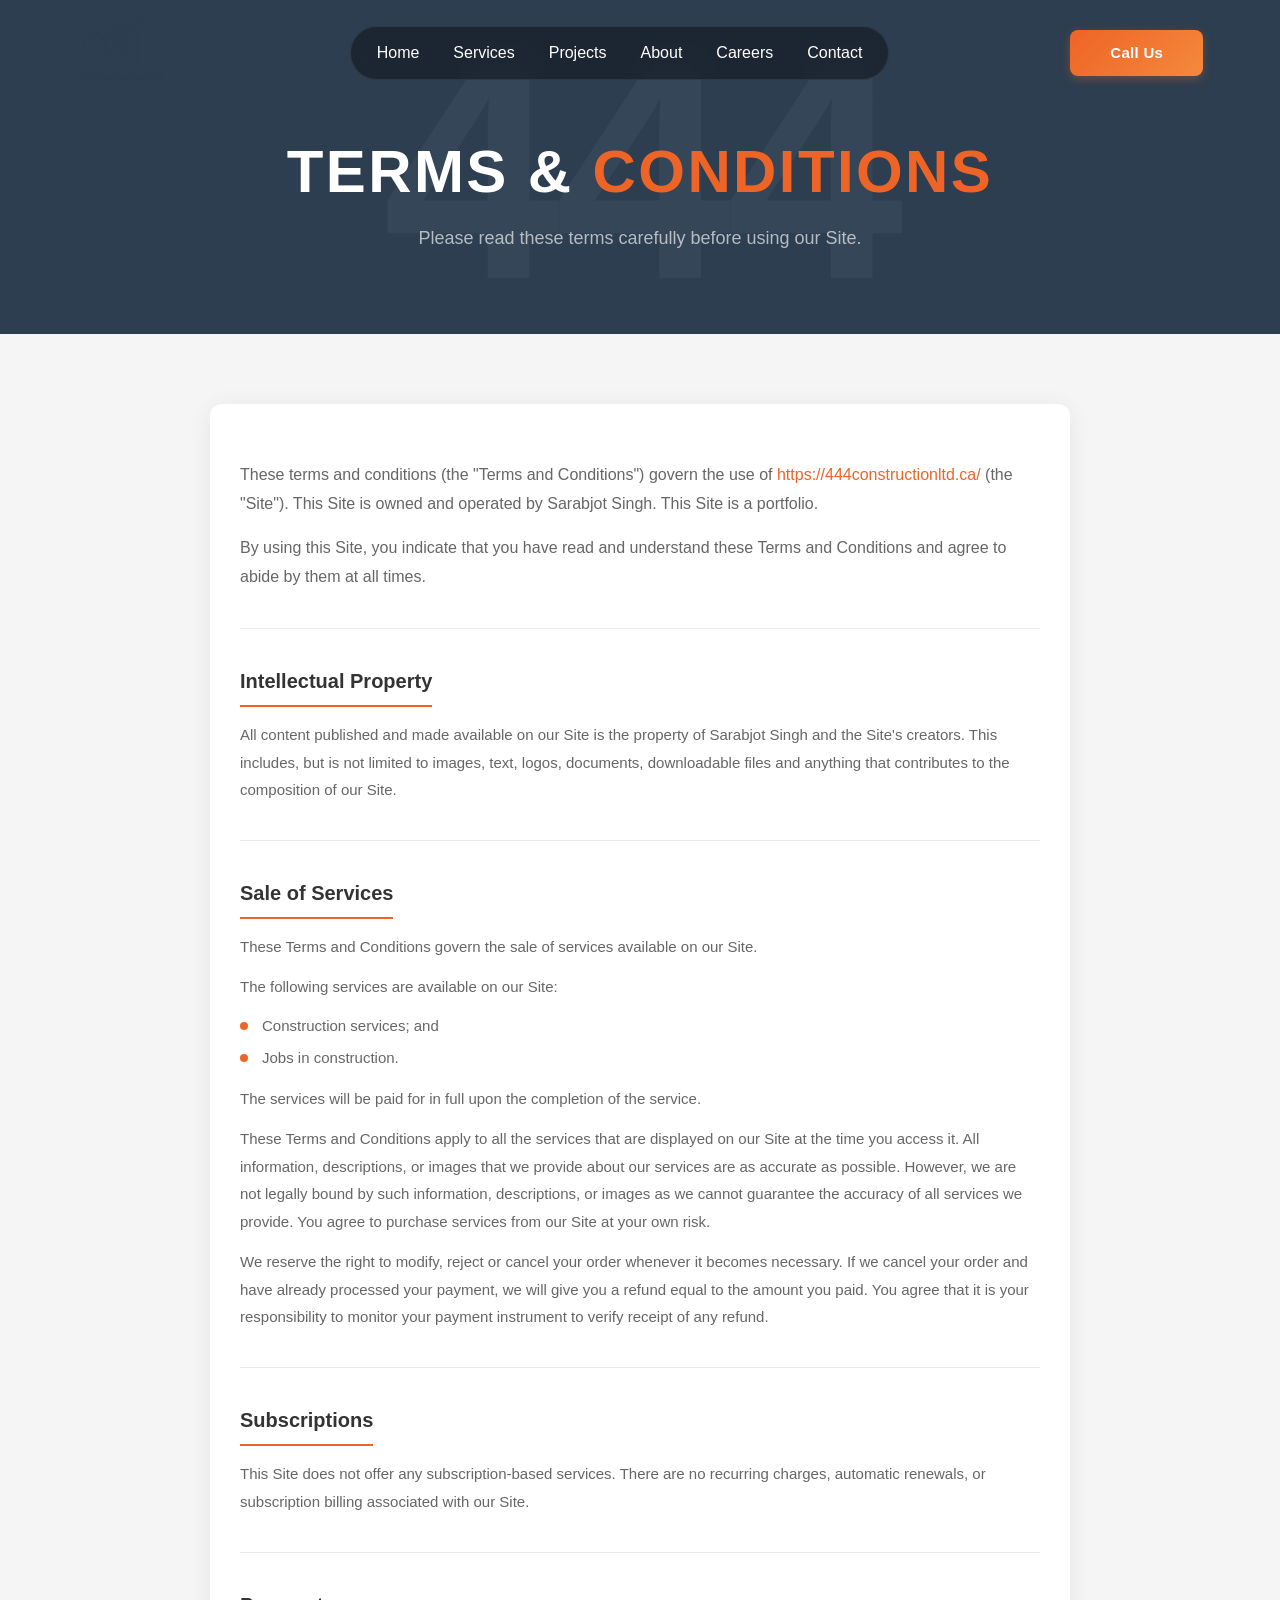
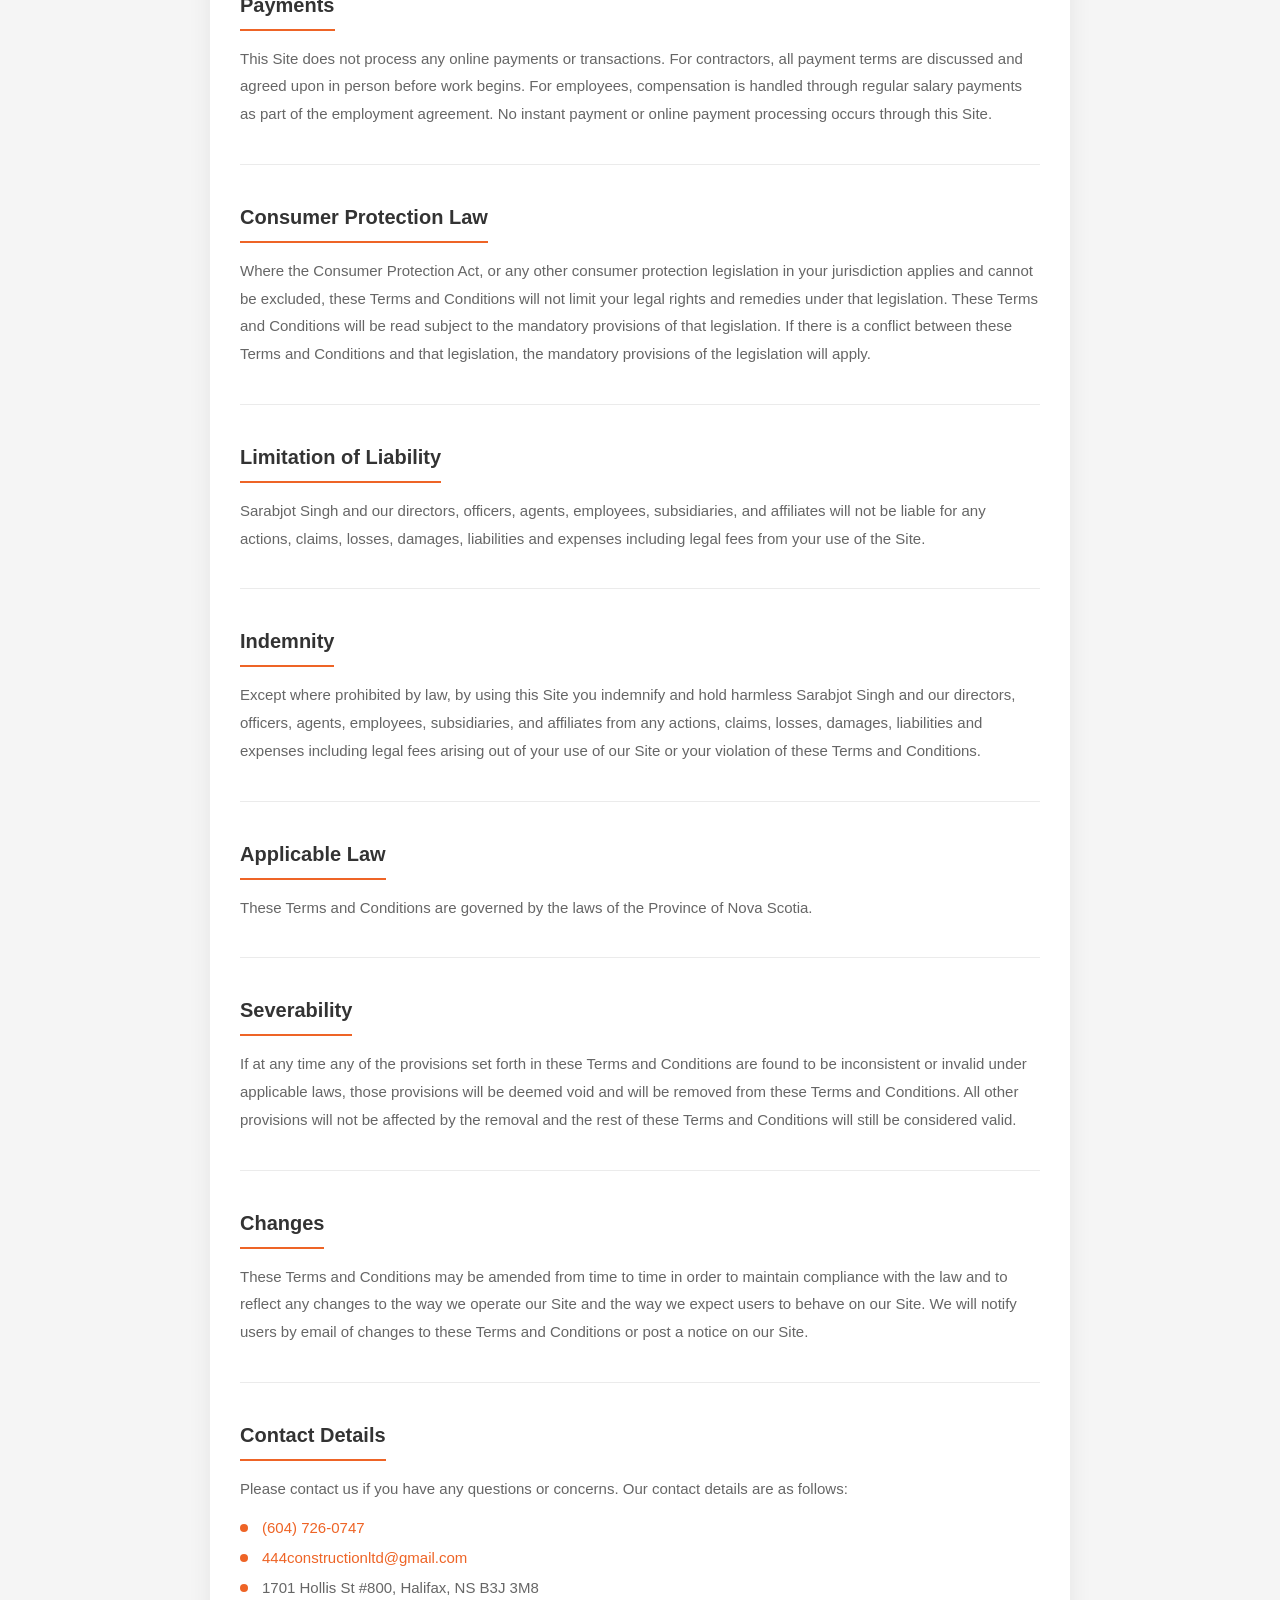
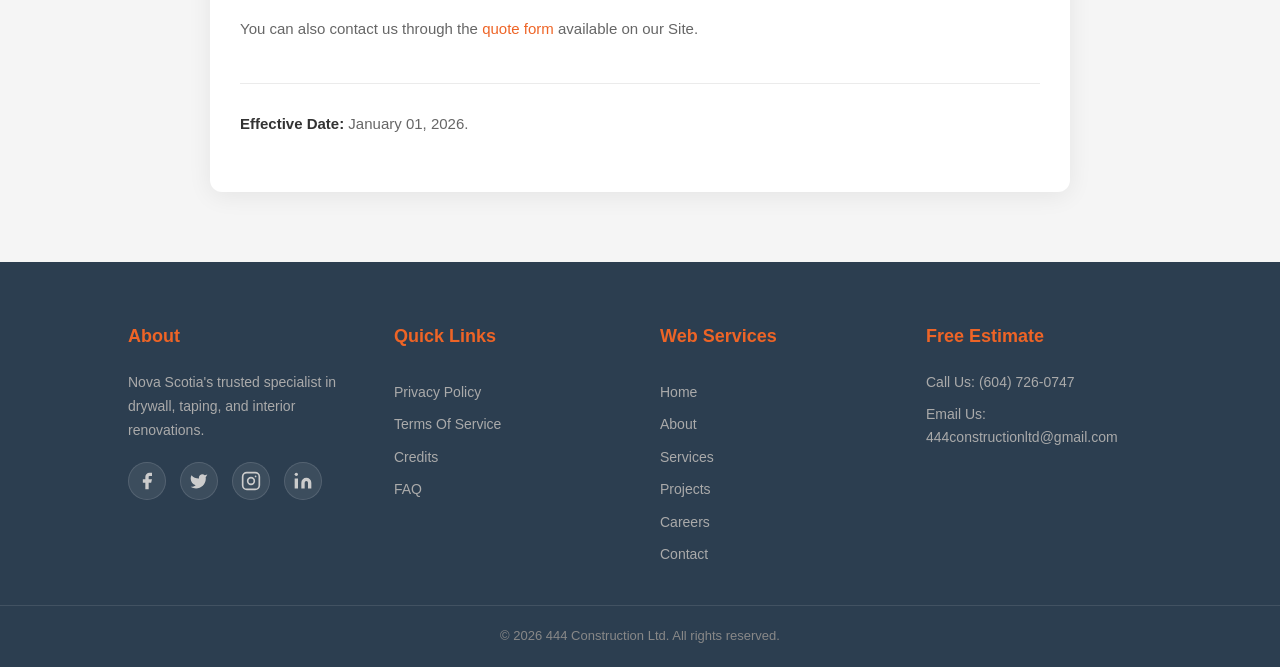
<file: terms.html>
<!DOCTYPE html>
<html lang="en">
<head>
    <meta charset="UTF-8">
    <meta name="viewport" content="width=device-width, initial-scale=1.0">
    <meta name="description" content="Terms and Conditions for 444 Construction Ltd. — governing the use of https://444constructionltd.ca/.">
    <link rel="icon" type="image/png" href="images/favicon.png">
    <title>Terms &amp; Conditions | 444 Construction</title>
    <link rel="stylesheet" href="styles.css?v=2">
</head>
<body>

<!-- ================= HEADER ================= -->
<header class="header">
    <div class="logo">
        <img src="Images/Logo.svg" alt="444 Construction Logo">
    </div>

    <nav class="navbar">
        <a href="index.html">Home</a>
        <a href="services.html">Services</a>
        <a href="Projects.html">Projects</a>
        <a href="About.html">About</a>
        <a href="career.html">Careers</a>
        <a href="index.html#contact">Contact</a>
    </nav>

    <div class="header-right">
        <button class="hamburger" aria-label="Toggle navigation"><span></span><span></span><span></span></button>
        <a href="tel:+16047260747" class="call-btn"><span class="call-btn-text">Call Us</span></a>
    </div>
</header>


<!-- ================= TERMS HERO ================= -->
<section class="terms-hero">
    <h1>Terms &amp; <span class="highlight">Conditions</span></h1>
    <p class="terms-hero-sub">Please read these terms carefully before using our Site.</p>
</section>


<!-- ================= TERMS CONTENT ================= -->
<section class="terms-body">
    <div class="terms-container">

        <p class="terms-intro">
            These terms and conditions (the "Terms and Conditions") govern the use of
            <a href="https://444constructionltd.ca/" target="_blank" rel="noopener">https://444constructionltd.ca/</a>
            (the "Site"). This Site is owned and operated by Sarabjot Singh. This Site is a portfolio.
        </p>
        <p class="terms-intro">
            By using this Site, you indicate that you have read and understand these Terms and Conditions and agree to abide by them at all times.
        </p>

        <div class="terms-section">
            <h2 class="terms-heading">Intellectual Property</h2>
            <p>All content published and made available on our Site is the property of Sarabjot Singh and the Site's creators. This includes, but is not limited to images, text, logos, documents, downloadable files and anything that contributes to the composition of our Site.</p>
        </div>

        <div class="terms-section">
            <h2 class="terms-heading">Sale of Services</h2>
            <p>These Terms and Conditions govern the sale of services available on our Site.</p>
            <p>The following services are available on our Site:</p>
            <ul class="terms-list">
                <li>Construction services; and</li>
                <li>Jobs in construction.</li>
            </ul>
            <p>The services will be paid for in full upon the completion of the service.</p>
            <p>These Terms and Conditions apply to all the services that are displayed on our Site at the time you access it. All information, descriptions, or images that we provide about our services are as accurate as possible. However, we are not legally bound by such information, descriptions, or images as we cannot guarantee the accuracy of all services we provide. You agree to purchase services from our Site at your own risk.</p>
            <p>We reserve the right to modify, reject or cancel your order whenever it becomes necessary. If we cancel your order and have already processed your payment, we will give you a refund equal to the amount you paid. You agree that it is your responsibility to monitor your payment instrument to verify receipt of any refund.</p>
        </div>

        <div class="terms-section">
            <h2 class="terms-heading">Subscriptions</h2>
            <p>This Site does not offer any subscription-based services. There are no recurring charges, automatic renewals, or subscription billing associated with our Site.</p>
        </div>

        <div class="terms-section">
            <h2 class="terms-heading">Payments</h2>
            <p>This Site does not process any online payments or transactions. For contractors, all payment terms are discussed and agreed upon in person before work begins. For employees, compensation is handled through regular salary payments as part of the employment agreement. No instant payment or online payment processing occurs through this Site.</p>
        </div>

        <div class="terms-section">
            <h2 class="terms-heading">Consumer Protection Law</h2>
            <p>Where the Consumer Protection Act, or any other consumer protection legislation in your jurisdiction applies and cannot be excluded, these Terms and Conditions will not limit your legal rights and remedies under that legislation. These Terms and Conditions will be read subject to the mandatory provisions of that legislation. If there is a conflict between these Terms and Conditions and that legislation, the mandatory provisions of the legislation will apply.</p>
        </div>

        <div class="terms-section">
            <h2 class="terms-heading">Limitation of Liability</h2>
            <p>Sarabjot Singh and our directors, officers, agents, employees, subsidiaries, and affiliates will not be liable for any actions, claims, losses, damages, liabilities and expenses including legal fees from your use of the Site.</p>
        </div>

        <div class="terms-section">
            <h2 class="terms-heading">Indemnity</h2>
            <p>Except where prohibited by law, by using this Site you indemnify and hold harmless Sarabjot Singh and our directors, officers, agents, employees, subsidiaries, and affiliates from any actions, claims, losses, damages, liabilities and expenses including legal fees arising out of your use of our Site or your violation of these Terms and Conditions.</p>
        </div>

        <div class="terms-section">
            <h2 class="terms-heading">Applicable Law</h2>
            <p>These Terms and Conditions are governed by the laws of the Province of Nova Scotia.</p>
        </div>

        <div class="terms-section">
            <h2 class="terms-heading">Severability</h2>
            <p>If at any time any of the provisions set forth in these Terms and Conditions are found to be inconsistent or invalid under applicable laws, those provisions will be deemed void and will be removed from these Terms and Conditions. All other provisions will not be affected by the removal and the rest of these Terms and Conditions will still be considered valid.</p>
        </div>

        <div class="terms-section">
            <h2 class="terms-heading">Changes</h2>
            <p>These Terms and Conditions may be amended from time to time in order to maintain compliance with the law and to reflect any changes to the way we operate our Site and the way we expect users to behave on our Site. We will notify users by email of changes to these Terms and Conditions or post a notice on our Site.</p>
        </div>

        <div class="terms-section">
            <h2 class="terms-heading">Contact Details</h2>
            <p>Please contact us if you have any questions or concerns. Our contact details are as follows:</p>
            <ul class="terms-contact-list">
                <li><a href="tel:+16047260747">(604) 726-0747</a></li>
                <li><a href="mailto:444constructionltd@gmail.com">444constructionltd@gmail.com</a></li>
                <li>1701 Hollis St #800, Halifax, NS B3J 3M8</li>
            </ul>
            <p>You can also contact us through the <a href="index.html#quote">quote form</a> available on our Site.</p>
        </div>

        <div class="terms-effective">
            <p><strong>Effective Date:</strong> January 01, 2026.</p>
        </div>

    </div>
</section>


<!-- ================= FOOTER ================= -->
<footer class="footer">
    <div class="footer-inner">
        <div class="footer-col footer-brand">
            <h4>About</h4>
            <p>Nova Scotia's trusted specialist in drywall, taping, and interior renovations.</p>
            <div class="footer-social">
                <a href="#" class="social-icon" aria-label="Follow us on Facebook" target="_blank" rel="noopener">
                    <svg xmlns="http://www.w3.org/2000/svg" width="20" height="20" viewBox="0 0 24 24" fill="currentColor"><path d="M18 2h-3a5 5 0 0 0-5 5v3H7v4h3v8h4v-8h3l1-4h-4V7a1 1 0 0 1 1-1h3z"/></svg>
                </a>
                <a href="#" class="social-icon" aria-label="Follow us on Twitter" target="_blank" rel="noopener">
                    <svg xmlns="http://www.w3.org/2000/svg" width="20" height="20" viewBox="0 0 24 24" fill="currentColor"><path d="M22 4s-.7 2.1-2 3.4c1.6 10-9.4 17.3-18 11.6 2.2.1 4.4-.6 6-2C3 15.5.5 9.6 3 5c2.2 2.6 5.6 4.1 9 4-.9-4.2 4-6.6 7-3.8 1.1 0 3-1.2 3-1.2z"/></svg>
                </a>
                <a href="https://www.instagram.com/444construction/" class="social-icon" aria-label="Follow us on Instagram" target="_blank" rel="noopener">
                    <svg xmlns="http://www.w3.org/2000/svg" width="20" height="20" viewBox="0 0 24 24" fill="none" stroke="currentColor" stroke-width="2" stroke-linecap="round" stroke-linejoin="round"><rect x="2" y="2" width="20" height="20" rx="5" ry="5"/><circle cx="12" cy="12" r="4"/><circle cx="17.5" cy="6.5" r="1" fill="currentColor" stroke="none"/></svg>
                </a>
                <a href="https://www.linkedin.com/in/sarabjot-singh-366b3918a/" class="social-icon" aria-label="Follow us on LinkedIn" target="_blank" rel="noopener">
                    <svg xmlns="http://www.w3.org/2000/svg" width="20" height="20" viewBox="0 0 24 24" fill="currentColor"><path d="M16 8a6 6 0 0 1 6 6v7h-4v-7a2 2 0 0 0-2-2 2 2 0 0 0-2 2v7h-4v-7a6 6 0 0 1 6-6z"/><rect x="2" y="9" width="4" height="12"/><circle cx="4" cy="4" r="2"/></svg>
                </a>
            </div>
        </div>

        <div class="footer-col footer-links">
            <h4>Quick Links</h4>
            <a href="privacy.html">Privacy Policy</a>
            <a href="terms.html" aria-current="page">Terms Of Service</a>
            <a href="credits.html">Credits</a>
            <a href="faq.html">FAQ</a>
        </div>

        <div class="footer-col footer-services">
            <h4>Web Services</h4>
            <a href="index.html">Home</a>
            <a href="About.html">About</a>
            <a href="services.html">Services</a>
            <a href="Projects.html">Projects</a>
            <a href="career.html">Careers</a>
            <a href="index.html#contact">Contact</a>
        </div>

        <div class="footer-col footer-estimate">
            <h4>Free Estimate</h4>
            <p>Call Us: <a href="tel:+16047260747">(604) 726-0747</a></p>
            <p>Email Us: <a href="mailto:444constructionltd@gmail.com">444constructionltd@gmail.com</a></p>
        </div>
    </div>

    <div class="footer-bottom">
        <p>&copy; 2026 444 Construction Ltd. All rights reserved.</p>
    </div>
</footer>


<style>
/* ================= TERMS PAGE HERO ================= */
.terms-hero {
    position: relative;
    background: var(--dark);
    padding: 140px 10% 80px;
    text-align: center;
    overflow: hidden;
}

.terms-hero::before {
    content: "444";
    position: absolute;
    top: 50%;
    left: 50%;
    transform: translate(-50%, -50%);
    font-size: clamp(160px, 28vw, 320px);
    font-weight: 900;
    color: rgba(255, 255, 255, 0.04);
    pointer-events: none;
    user-select: none;
    letter-spacing: -0.02em;
    line-height: 1;
    white-space: nowrap;
}

.terms-hero-label {
    font-size: 13px;
    font-weight: 600;
    letter-spacing: 3px;
    text-transform: uppercase;
    color: var(--orange);
    margin-bottom: 16px;
}

.terms-hero h1 {
    font-size: clamp(32px, 6vw, 60px);
    font-weight: 900;
    text-transform: uppercase;
    color: var(--white);
    line-height: 1.05;
    letter-spacing: 0.04em;
    margin-bottom: 20px;
}

.terms-hero-sub {
    font-size: clamp(15px, 1.8vw, 18px);
    color: rgba(255, 255, 255, 0.65);
    margin: 0 auto;
    max-width: 520px;
    line-height: 1.7;
}

/* ================= TERMS BODY ================= */
.terms-body {
    background: var(--light-bg);
    padding: 70px 10%;
}

.terms-container {
    max-width: 860px;
    margin: 0 auto;
    background: var(--white);
    border-radius: 12px;
    padding: 56px 30px;
    box-shadow: 0 4px 24px rgba(0, 0, 0, 0.07);
}

.terms-intro {
    font-size: 16px;
    line-height: 1.85;
    color: var(--text-muted);
    margin-bottom: 14px;
}

.terms-intro a {
    color: var(--orange);
    transition: color var(--transition);
    text-decoration: none;
}

.terms-intro a:hover {
    color: var(--orange-dark);
    text-decoration: underline;
}

.terms-section {
    margin-top: 36px;
    padding-top: 36px;
    border-top: 1px solid #ebebeb;
}

.terms-heading {
    font-size: 20px;
    font-weight: 700;
    color: var(--text);
    margin-bottom: 14px;
    padding-bottom: 8px;
    border-bottom: 2px solid var(--orange);
    display: inline-block;
}

.terms-section p {
    font-size: 15px;
    line-height: 1.85;
    color: var(--text-muted);
    margin-bottom: 12px;
}

.terms-section p:last-child {
    margin-bottom: 0;
}

.terms-list {
    list-style: none;
    padding: 0;
    margin: 0 0 14px 0;
}

.terms-list li {
    font-size: 15px;
    color: var(--text-muted);
    line-height: 1.75;
    padding-left: 22px;
    position: relative;
    margin-bottom: 6px;
}

.terms-list li::before {
    content: "";
    position: absolute;
    left: 0;
    top: 9px;
    width: 8px;
    height: 8px;
    border-radius: 50%;
    background: var(--orange);
}

.terms-section a {
    color: var(--orange);
    text-decoration: none;
    transition: color var(--transition);
}

.terms-section a:hover {
    color: var(--orange-dark);
    text-decoration: underline;
}

.terms-contact-list {
    list-style: none;
    padding: 0;
    margin: 0 0 14px 0;
}

.terms-contact-list li {
    font-size: 15px;
    color: var(--text-muted);
    line-height: 1.75;
    padding-left: 22px;
    position: relative;
    margin-bottom: 4px;
}

.terms-contact-list li::before {
    content: "";
    position: absolute;
    left: 0;
    top: 9px;
    width: 8px;
    height: 8px;
    border-radius: 50%;
    background: var(--orange);
}

.terms-contact-list a {
    color: var(--orange);
    text-decoration: none;
    transition: color var(--transition);
}

.terms-contact-list a:hover {
    color: var(--orange-dark);
    text-decoration: underline;
}

.terms-effective {
    margin-top: 40px;
    padding-top: 28px;
    border-top: 1px solid #ebebeb;
}

.terms-effective p {
    font-size: 15px;
    color: var(--text-muted);
    margin-bottom: 0;
}

.terms-effective strong {
    color: var(--text);
}

.terms-lawdepot {
    margin-top: 20px;
    text-align: center;
}

.terms-lawdepot p {
    font-size: 12px;
    color: #bbb;
    margin-bottom: 0;
}

/* ================= TERMS RESPONSIVE ================= */
@media (max-width: 992px) {
    .terms-container {
        padding: 44px 40px;
    }
}

@media (max-width: 600px) {
    .terms-hero {
        padding: 120px 5% 60px;
    }
    .terms-body {
        padding: 48px 5%;
    }
    .terms-container {
        padding: 32px 22px;
    }
    .terms-heading {
        font-size: 18px;
    }
}
</style>


<script>
    const hamburger = document.querySelector('.hamburger');
    const navbar    = document.querySelector('.navbar');
    const header    = document.querySelector('.header');
    const navLinks  = document.querySelectorAll('.navbar a');

    hamburger.addEventListener('click', () => navbar.classList.toggle('nav-open'));
    navLinks.forEach(link => link.addEventListener('click', () => navbar.classList.remove('nav-open')));
    window.addEventListener('scroll', () => {
        header.classList.toggle('scrolled', window.scrollY > 60);
    });
</script>

</body>
</html>
</file>
<file: styles.css>
@charset "UTF-8";
/* ================= VARIABLES ================= */
:root {
  --orange: #ee6426;
  --orange-dark: #d4551f;
  --orange-light: #f5893d;
  --dark: #2c3e50;
  --light-bg: #f5f5f5;
  --white: #ffffff;
  --text: #333333;
  --text-muted: #666666;
  --border: #cccccc;
  --radius: 8px;
  --transition: 0.3s ease;
}

/* ================= RESET ================= */
* {
  margin: 0;
  padding: 0;
  box-sizing: border-box;
}

html {
  scroll-behavior: smooth;
}

body {
  font-family: "Segoe UI", Arial, sans-serif;
  line-height: 1.6;
  color: var(--text);
}

/* ================= GLOBAL ================= */
section {
  padding: 70px 10%;
}

h2 {
  font-size: 32px;
  font-weight: 700;
  margin-bottom: 16px;
  color: var(--text);
}

h3 {
  font-size: 20px;
  font-weight: 700;
  margin-bottom: 10px;
  color: var(--text);
}

p {
  margin-bottom: 14px;
  color: var(--text-muted);
}

a {
  text-decoration: none;
}

img {
  display: block;
  max-width: 100%;
}

.highlight {
  color: var(--orange);
  font-weight: 900;
}

.btn {
  display: inline-block;
  background: var(--orange);
  color: var(--white);
  padding: 12px 28px;
  border-radius: var(--radius);
  font-weight: 600;
  font-size: 15px;
  border: none;
  cursor: pointer;
  transition: background var(--transition), transform var(--transition);
}

.btn:hover {
  background: var(--orange-dark);
  transform: translateY(-2px);
}

/* ================= HEADER ================= */
.header {
  position: fixed;
  top: 0;
  left: 0;
  right: 0;
  z-index: 1000;
  display: flex;
  justify-content: space-between;
  align-items: center;
  padding: 2px 6%;
  background: transparent;
  transition: background var(--transition), box-shadow var(--transition);
}

.header.scrolled {
  background: linear-gradient(185deg, rgba(6, 6, 7, 0.97), #2c3e50);
  box-shadow: 0 2px 20px rgba(0, 0, 0, 0.3);
}

.logo {
  flex: 0 0 auto;
  margin-top: 10px;
}

.logo img {
  height: 92px;
  width: auto;
  display: block;
  transition: filter var(--transition);
}

.header.scrolled .logo img {
  filter: brightness(0) invert(1);
}

.navbar {
  display: flex;
  align-items: center;
  gap: 2px;
  background: rgba(25, 33, 44, 0.78);
  padding: 6px 10px;
  border-radius: 50px;
  -webkit-backdrop-filter: blur(10px);
  backdrop-filter: blur(10px);
  border: 1px solid rgba(255, 255, 255, 0.08);
}

.navbar a {
  color: var(--white);
  padding: 7px 16px;
  border-radius: 30px;
  font-size: 16px;
  font-weight: 500;
  transition: background var(--transition), color var(--transition);
  white-space: nowrap;
}

.navbar a:hover {
  background: rgba(255, 255, 255, 0.15);
  color: var(--white);
}

.header-right {
  display: flex;
  align-items: center;
  gap: 10px;
  flex: 0 0 auto;
  position: relative;
  z-index: 1000;
}

.call-btn {
  background: linear-gradient(135deg, var(--orange), var(--orange-light));
  border: none;
  color: var(--white);
  padding: 11px 40px;
  border-radius: var(--radius);
  font-weight: 700;
  font-size: 15px;
  letter-spacing: 0.3px;
  white-space: nowrap;
  box-shadow: 0 3px 10px rgba(238, 100, 38, 0.35);
  transition: background var(--transition), box-shadow var(--transition), transform var(--transition);
}

.call-btn:hover {
  background: linear-gradient(135deg, var(--orange-light), #ffaa6e);
  box-shadow: 0 5px 18px rgba(255, 150, 80, 0.55);
  transform: translateY(-1px);
}

.hamburger {
  display: none;
  background: none;
  border: none;
  cursor: pointer;
  padding: 6px 6px 4px;
  flex-direction: column;
  justify-content: center;
  gap: 6px;
  width: 36px;
  height: 40px;
}

.hamburger span {
  display: block;
  width: 100%;
  height: 3px;
  background: var(--orange);
  border-radius: 2px;
}

/* ================= HERO ================= */
.hero {
  display: flex;
  align-items: center;
  justify-content: space-between;
  gap: 50px;
  min-height: 70vh;
  padding-top: 140px;
  background: var(--white);
}

/* Reduce hero top padding on mobile so text sits closer to header */
@media (max-width: 600px) {
  .hero {
    padding-top: 50px;
    min-height: unset;
  }
}
.hero-text {
  flex: 1;
}

.hero-text h1 {
  font-size: clamp(28px, 4vw, 52px);
  font-weight: 900;
  text-transform: uppercase;
  color: var(--text);
  line-height: 1.05;
  letter-spacing: 0.02em;
  margin-bottom: 10px;
}

.hero-subtitle {
  margin-bottom: 24px;
}

.hero-text p {
  font-size: 17px;
  margin-bottom: 28px;
  max-width: 460px;
}

.hero-image {
  flex: 1;
}

.hero-image img {
  width: 100%;
  border-radius: 0;
  box-shadow: none;
  mix-blend-mode: multiply;
}

.map-img {
  width: 100%;
  mix-blend-mode: multiply;
}

/* ================= ABOUT ================= */
.about {
  display: flex;
  align-items: center;
  gap: 60px;
  background: var(--light-bg);
}

.about-left {
  flex: 1;
}

.about-right {
  flex: 1;
  position: relative;
}

.about-left h2 {
  color: var(--text);
  font-size: 38px;
  margin-bottom: 20px;
  position: relative;
  padding-bottom: 16px;
}

.about-left h2::after {
  content: "";
  position: absolute;
  bottom: 0;
  left: 0;
  width: 100%;
  height: 2px;
  background: var(--orange);
  opacity: 0.5;
  border-radius: 2px;
}

.about-left p {
  font-size: 17px;
  line-height: 1.8;
  margin-bottom: 24px;
}

.about-features {
  list-style: none;
  padding: 0;
  margin: 0 0 28px 0;
  display: flex;
  flex-direction: column;
  gap: 14px;
}

.about-features li {
  display: flex;
  align-items: center;
  gap: 14px;
  font-size: 17px;
  font-weight: 600;
  color: var(--text);
}

.about-icon {
  font-size: 22px;
  flex-shrink: 0;
}

.about-right h2 {
  color: var(--orange);
  position: absolute;
  top: 50%;
  left: 50%;
  transform: translate(-50%, -50%);
  z-index: 1;
  text-align: center;
  width: 100%;
  text-shadow: 0 2px 8px rgba(255, 255, 255, 0.85);
  pointer-events: none;
}

/* On mobile/tablet (stacked layout), reset absolute positioning so the
   "We Proudly Serve Nova Scotia" heading sits above the map image */
@media (max-width: 992px) {
  .about-right {
    position: static;
  }
  .about-right h2 {
    position: static;
    transform: none;
    width: auto;
    text-align: center;
    text-shadow: none;
  }
}
/* On small mobile, center the "We Proudly Serve" heading */
@media (max-width: 600px) {
  .about-right h2 {
    text-align: center;
  }
}
.about-right img {
  width: 100%;
  border-radius: var(--radius);
  box-shadow: 0 4px 16px rgba(0, 0, 0, 0.08);
}

/* ================= SERVICES ================= */
.services {
  text-align: center;
  background: var(--white);
}

.services h2 {
  color: var(--orange);
}

.service-boxes {
  display: flex;
  gap: 24px;
  margin-top: 36px;
  margin-bottom: 40px;
}

.service {
  flex: 1;
  border: 1px solid ghostwhite;
  border-radius: var(--radius);
  overflow: hidden;
  transition: transform var(--transition), box-shadow var(--transition);
  cursor: pointer;
  background: var(--white);
}

.service:hover {
  transform: translateY(-4px);
  border: 1px solid ghostwhite;
  box-shadow: 0 8px 24px rgba(238, 100, 38, 0.25);
}

.service-img {
  width: 100%;
  height: 240px;
  overflow: hidden;
}

.service-img img {
  width: 100%;
  height: 100%;
  object-fit: cover;
  display: block;
  transition: transform var(--transition);
}

.service:hover .service-img img {
  transform: scale(1.04);
}

.service-body {
  padding: 24px 24px 28px;
  text-align: center;
}

.service h3 {
  font-size: 20px;
  margin-bottom: 10px;
  color: var(--text);
}

.service p {
  font-size: 15px;
  line-height: 1.65;
  color: var(--text);
}

/* ================= PROJECTS ================= */
.projects {
  text-align: center;
  background: var(--light-bg);
}

.projects h2 {
  color: var(--text);
}

.projects-sub {
  font-size: 15px;
  color: var(--text-muted);
  margin-bottom: 0;
}

.project-gallery {
  display: grid;
  grid-template-columns: repeat(3, 1fr);
  gap: 24px;
  margin-top: 36px;
  margin-bottom: 40px;
}

.project {
  background: var(--white);
  border-radius: var(--radius);
  overflow: hidden;
  box-shadow: 0 2px 16px rgba(0, 0, 0, 0.08);
  transition: box-shadow var(--transition), transform var(--transition);
}

.project:hover {
  box-shadow: 0 8px 28px rgba(0, 0, 0, 0.14);
  transform: translateY(-4px);
  border: 1px solid ghostwhite;
}

.project-img {
  width: 100%;
  height: 280px;
  overflow: hidden;
}

.project-img img {
  width: 100%;
  height: 100%;
  object-fit: cover;
  display: block;
  transition: transform var(--transition);
}

.project:hover .project-img img {
  transform: scale(1.04);
  border: 1px solid ghostwhite;
}

.pj-item{:hover
  box-shadow: 0 8px 28px rgba(0, 0, 0, 0.14);
  transform: translateY(-4px);
  border: 1px solid ghostwhite;
}

/* On mobile single-column layout, show the split image at full width */
@media (max-width: 600px) {
  .project-img--split {
    display: block;
  }
  .project-img--split img {
    width: 100%;
    height: 100%;
    object-fit: cover;
  }
  .project-img--split img:not(:first-child) {
    display: none;
  }
}
.project p {
  padding: 18px 20px;
  font-size: 16px;
  font-weight: 700;
  color: var(--text);
  margin-bottom: 0;
  text-align: center;
}

/* ================= QUOTE FORM ================= */
.quote {
  display: flex;
  align-items: center;
  gap: 60px;
  background: var(--white);
}

.quote-left {
  flex: 1;
}

.quote-left h2 {
  color: var(--text);
  margin-bottom: 14px;
}

.quote-left p {
  font-size: 16px;
}

.quote-right {
  flex: 1;
}

.quote form {
  display: flex;
  flex-direction: column;
  background: var(--light-bg);
  padding: 32px;
  border-radius: 12px;
  box-shadow: 0 4px 20px rgba(0, 0, 0, 0.07);
}

.quote input,
.quote select,
.quote textarea {
  padding: 12px 14px;
  margin-bottom: 14px;
  border: 1.5px solid var(--border);
  border-radius: var(--radius);
  font-size: 15px;
  font-family: inherit;
  color: var(--text);
  background: var(--white);
  transition: border-color var(--transition), box-shadow var(--transition);
  width: 100%;
}

.quote input:focus,
.quote select:focus,
.quote textarea:focus {
  outline: none;
  border-color: var(--orange);
  box-shadow: 0 0 0 3px rgba(238, 100, 38, 0.12);
}

.quote textarea {
  resize: vertical;
  min-height: 100px;
}

.submit-btn {
  width: 100%;
  padding: 15px;
  font-size: 16px;
  font-weight: 700;
  margin-top: 4px;
  letter-spacing: 0.5px;
  background: linear-gradient(135deg, var(--orange) 0%, var(--orange-dark) 100%);
  box-shadow: 0 4px 14px rgba(238, 100, 38, 0.35);
  transition: background var(--transition), transform var(--transition), box-shadow var(--transition);
}

.submit-btn:hover {
  background: linear-gradient(135deg, var(--orange-light) 0%, var(--orange) 100%);
  transform: translateY(-3px);
  box-shadow: 0 8px 20px rgba(238, 100, 38, 0.45);
}

.submit-btn:active {
  transform: translateY(0);
  box-shadow: 0 2px 8px rgba(238, 100, 38, 0.3);
}

/* ================= CONTACT ================= */
.contact {
  display: flex;
  gap: 60px;
  align-items: flex-start;
  background: var(--light-bg);
}

.contact-left,
.contact-right {
  flex: 1;
}

.contact-left h3,
.contact-right h3 {
  font-size: 22px;
  color: var(--text);
  margin-bottom: 12px;
}

.contact-left p,
.contact-right p {
  font-size: 15px;
  margin-bottom: 10px;
}

.contact-right a {
  color: var(--orange);
  transition: color var(--transition);
}

.contact-right a:hover {
  color: var(--orange-dark);
  text-decoration: underline;
}

.contact-left img {
  width: 100%;
  margin-top: 16px;
  border-radius: var(--radius);
  box-shadow: 0 4px 16px rgba(0, 0, 0, 0.08);
}

.contact-map {
  display: block;
  width: 100%;
  margin-top: 16px;
  border-radius: var(--radius);
  box-shadow: 0 4px 16px rgba(0, 0, 0, 0.08);
}

/* On mobile, ensure map and its container stretch to full available width */
@media (max-width: 768px) {
  .contact-left,
  .contact-right {
    width: 100%;
  }
}
/* ================= FOOTER ================= */
.footer {
  background: var(--dark);
  color: #ccc;
}

.footer-inner {
  display: flex;
  gap: 40px;
  padding: 60px 10% 40px;
}

.footer-col {
  flex: 1;
}

.footer-col h4 {
  font-size: 18px;
  font-weight: 700;
  color: var(--orange);
  margin-bottom: 20px;
}

/* On mobile, reduce the gap between footer section titles and their content */
@media (max-width: 600px) {
  .footer-col h4 {
    margin-bottom: 10px;
  }
}
.footer-brand p {
  font-size: 14px;
  line-height: 1.7;
  color: #aaa;
  margin-bottom: 20px;
}

.footer-social {
  display: flex;
  gap: 14px;
  flex-wrap: wrap;
}

.social-icon {
  display: inline-flex;
  align-items: center;
  justify-content: center;
  width: 38px;
  height: 38px;
  background: rgba(255, 255, 255, 0.08);
  color: #ccc;
  border: 1px solid rgba(255, 255, 255, 0.12);
  border-radius: 50%;
  transition: background var(--transition), color var(--transition), border-color var(--transition);
  text-decoration: none;
}

.social-icon:hover {
  background: var(--orange);
  color: var(--white);
  border-color: var(--orange);
}

.footer-links,
.footer-services {
  display: flex;
  flex-direction: column;
  gap: 10px;
}

.footer-links a,
.footer-services a {
  color: #aaa;
  font-size: 14px;
  transition: color var(--transition);
  text-decoration: none;
}

.footer-links a:hover,
.footer-services a:hover {
  color: var(--orange);
}

.footer-estimate p {
  font-size: 14px;
  color: #aaa;
  margin-bottom: 10px;
}

.footer-estimate a {
  color: #aaa;
  transition: color var(--transition);
  text-decoration: none;
}

.footer-estimate a:hover {
  color: var(--orange);
}

.footer-bottom {
  border-top: 1px solid rgba(255, 255, 255, 0.1);
  text-align: center;
  padding: 20px 10%;
}

.footer-bottom p {
  font-size: 13px;
  color: #888;
  margin-bottom: 0;
}

/* ================= REVIEWS / TESTIMONIALS ================= */
.reviews {
  background: var(--dark);
  text-align: center;
  padding-bottom: 80px;
  overflow: hidden;
}

.reviews-label {
  font-size: 13px;
  font-weight: 600;
  letter-spacing: 3px;
  text-transform: uppercase;
  color: var(--orange);
  margin-bottom: 10px;
}

.reviews h2 {
  color: var(--white);
  margin-bottom: 10px;
}

.reviews-sub {
  font-size: 16px;
  color: rgba(255, 255, 255, 0.55);
  margin-bottom: 48px;
}

.reviews-track-wrap {
  overflow: hidden;
  width: 100%;
  -webkit-mask-image: linear-gradient(to right, transparent 0%, black 8%, black 92%, transparent 100%);
  mask-image: linear-gradient(to right, transparent 0%, black 8%, black 92%, transparent 100%);
}

.reviews-track {
  display: flex;
  gap: 24px;
  width: max-content;
  animation: reviewsScroll 38s linear infinite;
}

.reviews-track-wrap:hover .reviews-track {
  animation-play-state: paused;
}

@keyframes reviewsScroll {
  0% {
    transform: translateX(0);
  }
  100% {
    transform: translateX(-50%);
  }
}
.review-card {
  background: rgba(255, 255, 255, 0.05);
  border: 1px solid rgba(255, 255, 255, 0.1);
  border-radius: 12px;
  padding: 32px 28px 28px;
  width: 340px;
  flex-shrink: 0;
  text-align: left;
  transition: border-color var(--transition), background var(--transition);
}
.review-card:hover {
  background: rgba(238, 100, 38, 0.08);
  border-color: var(--orange);
}

.review-stars {
  color: var(--orange);
  font-size: 18px;
  letter-spacing: 2px;
  margin-bottom: 14px;
}

.review-text {
  font-size: 14px;
  line-height: 1.8;
  color: rgba(255, 255, 255, 0.78);
  margin-bottom: 18px;
  font-style: italic;
}

.review-author {
  font-size: 13px;
  font-weight: 700;
  color: var(--orange);
  margin-bottom: 0;
  letter-spacing: 0.3px;
}

.review-avatar {
  width: 46px;
  height: 46px;
  border-radius: 50%;
  background: linear-gradient(135deg, var(--orange), var(--orange-dark));
  color: var(--white);
  font-size: 20px;
  font-weight: 700;
  display: flex;
  align-items: center;
  justify-content: center;
  margin-bottom: 14px;
  flex-shrink: 0;
  box-shadow: 0 3px 10px rgba(238, 100, 38, 0.4);
  letter-spacing: 0;
}

/* ================= WRITE A REVIEW SECTION ================= */
.write-review {
  background: var(--light-bg);
  text-align: center;
  padding: 70px 10%;
}

.write-review-inner {
  max-width: 680px;
  margin: 0 auto;
}

.write-review-header {
  margin-bottom: 40px;
}

.write-review-header h2 {
  color: var(--text);
}

.review-form {
  background: var(--white);
  border-radius: 14px;
  padding: 40px 36px 36px;
  box-shadow: 0 4px 24px rgba(0, 0, 0, 0.08);
  text-align: left;
}

.review-form-row {
  display: flex;
  gap: 20px;
  margin-bottom: 0;
}

.review-form-row .review-form-group {
  flex: 1;
}

.review-form-group {
  display: flex;
  flex-direction: column;
  margin-bottom: 20px;
}

.review-form-group label {
  font-size: 14px;
  font-weight: 600;
  color: var(--text);
  margin-bottom: 8px;
}

.req {
  color: var(--orange);
}

.review-form input[type=text],
.review-form textarea {
  padding: 12px 14px;
  border: 1.5px solid var(--border);
  border-radius: var(--radius);
  font-size: 15px;
  font-family: inherit;
  color: var(--text);
  background: var(--white);
  transition: border-color var(--transition), box-shadow var(--transition);
  width: 100%;
}
.review-form input[type=text]:focus,
.review-form textarea:focus {
  outline: none;
  border-color: var(--orange);
  box-shadow: 0 0 0 3px rgba(238, 100, 38, 0.12);
}

.review-form textarea {
  resize: vertical;
  min-height: 120px;
}

/* ---- Interactive Star Rating ---- */
.star-rating {
  display: flex;
  flex-direction: row-reverse;
  gap: 4px;
  padding: 6px 0 2px;
}

.star-rating input[type=radio] {
  display: none;
}

.star-rating label {
  font-size: 30px;
  color: #ccc;
  cursor: pointer;
  transition: color 0.15s ease, transform 0.15s ease;
  margin-bottom: 0;
  font-weight: 400;
  line-height: 1;
}

.star-rating label:hover,
.star-rating label:hover ~ label,
.star-rating input[type=radio]:checked ~ label {
  color: var(--orange);
}

.star-rating label:hover {
  transform: scale(1.15);
}

.review-submit-btn {
  width: 100%;
  padding: 15px;
  font-size: 16px;
  font-weight: 700;
  margin-top: 4px;
  letter-spacing: 0.5px;
  background: linear-gradient(135deg, var(--orange) 0%, var(--orange-dark) 100%);
  box-shadow: 0 4px 14px rgba(238, 100, 38, 0.35);
}
.review-submit-btn:hover {
  background: linear-gradient(135deg, var(--orange-light) 0%, var(--orange) 100%);
  transform: translateY(-3px);
  box-shadow: 0 8px 20px rgba(238, 100, 38, 0.45);
}
.review-submit-btn:active {
  transform: translateY(0);
  box-shadow: 0 2px 8px rgba(238, 100, 38, 0.3);
}

@media (max-width: 600px) {
  .review-form {
    padding: 28px 20px 24px;
  }
  .review-form-row {
    flex-direction: column;
    gap: 0;
  }
  .write-review {
    padding: 48px 5%;
  }
}
/* ================= CALL BTN — ICON ONLY (mobile/tablet) ================= */
/* Desktop: .call-btn-text visible, no pseudo icon */
.call-btn-text {
  display: inline;
}

/* ================= RESPONSIVE — TABLET (≤992px) ================= */
@media (max-width: 992px) {
  .header {
    padding: 2px 5%;
  }
  .navbar a {
    padding: 6px 11px;
    font-size: 13px;
  }
  /* Compact icon-only call button on tablet */
  .call-btn {
    padding: 0;
    width: 40px;
    height: 40px;
    border-radius: 50%;
    display: inline-flex;
    align-items: center;
    justify-content: center;
    flex-shrink: 0;
  }
  .call-btn .call-btn-text {
    display: none;
  }
  .call-btn::before {
    content: "";
    display: block;
    width: 20px;
    height: 20px;
    background: currentColor;
    -webkit-mask-image: url("data:image/svg+xml,%3Csvg xmlns='http://www.w3.org/2000/svg' viewBox='0 0 24 24' fill='none' stroke='white' stroke-width='2' stroke-linecap='round' stroke-linejoin='round'%3E%3Cpath d='M22 16.92v3a2 2 0 0 1-2.18 2 19.79 19.79 0 0 1-8.63-3.07A19.5 19.5 0 0 1 4.5 12a19.79 19.79 0 0 1-3.07-8.67A2 2 0 0 1 3.41 1h3a2 2 0 0 1 2 1.72 12.84 12.84 0 0 0 .7 2.81 2 2 0 0 1-.45 2.11L7.91 8.91A16 16 0 0 0 15.09 16.1l1.27-1.27a2 2 0 0 1 2.11-.45 12.84 12.84 0 0 0 2.81.7A2 2 0 0 1 22 16.92z'/%3E%3C/svg%3E");
    mask-image: url("data:image/svg+xml,%3Csvg xmlns='http://www.w3.org/2000/svg' viewBox='0 0 24 24' fill='none' stroke='white' stroke-width='2' stroke-linecap='round' stroke-linejoin='round'%3E%3Cpath d='M22 16.92v3a2 2 0 0 1-2.18 2 19.79 19.79 0 0 1-8.63-3.07A19.5 19.5 0 0 1 4.5 12a19.79 19.79 0 0 1-3.07-8.67A2 2 0 0 1 3.41 1h3a2 2 0 0 1 2 1.72 12.84 12.84 0 0 0 .7 2.81 2 2 0 0 1-.45 2.11L7.91 8.91A16 16 0 0 0 15.09 16.1l1.27-1.27a2 2 0 0 1 2.11-.45 12.84 12.84 0 0 0 2.81.7A2 2 0 0 1 22 16.92z'/%3E%3C/svg%3E");
    -webkit-mask-repeat: no-repeat;
    mask-repeat: no-repeat;
    -webkit-mask-size: contain;
    mask-size: contain;
    background-color: var(--white);
    flex-shrink: 0;
  }
  .hero {
    flex-direction: column;
    min-height: unset;
    padding-top: 150px;
    padding-bottom: 60px;
    text-align: center;
  }
  .hero-text p {
    max-width: 100%;
  }
  .about {
    flex-direction: column;
  }
  .service-boxes {
    flex-wrap: wrap;
  }
  .service {
    flex: 1 1 calc(50% - 12px);
    min-width: 200px;
  }
  .project-gallery {
    grid-template-columns: repeat(2, 1fr);
  }
  .quote {
    flex-direction: column;
  }
  .quote-left,
  .quote-right {
    width: 100%;
  }
  .contact {
    flex-direction: column;
  }
  .footer-inner {
    flex-wrap: wrap;
    gap: 32px;
    padding: 50px 6% 32px;
  }
  .footer-col {
    flex: 1 1 calc(50% - 16px);
    min-width: 180px;
  }

}
/* ================= RESPONSIVE — MOBILE NAV (≤768px) ================= */
@media (max-width: 768px) {
  .hamburger {
    display: flex;
  }
  .header {
    flex-wrap: nowrap;
    padding: 2px 5%;
    position: relative;
  }
  .navbar {
    display: none;
    flex-direction: column;
    align-items: stretch;
    width: 90%;
    border-radius: 14px;
    padding: 8px;
    gap: 2px;
    position: absolute;
    top: 100%;
    left: 5%;
    z-index: 999;
    background: rgba(25, 33, 44, 0.97);
    margin-top: 4px;
  }
  .navbar.nav-open {
    display: flex;
  }
  .navbar a {
    width: 100%;
    padding: 10px 16px;
    border-radius: 8px;
    font-size: 14px;
  }
  .hero {
    padding-top: 50px;
  }
}
/* ================= RESPONSIVE — SMALL MOBILE (≤600px) ================= */
@media (max-width: 600px) {
  section {
    padding: 48px 5%;
  }
  h2 {
    font-size: 26px;
  }
  .hero-text h1 {
    font-size: 26px;
  }
  .service-boxes {
    flex-direction: column;
  }
  .service {
    flex: 1 1 100%;
  }
  .project-gallery {
    grid-template-columns: 1fr;
  }
  .quote form {
    padding: 24px 18px;
  }
  .footer-inner {
    flex-direction: column;
    padding: 40px 5% 24px;
    gap: 28px;
  }
  .footer-col {
    min-width: 100%;
    text-align: center;
  }
  .footer-links,
  .footer-services {
    align-items: center;
  }
  .footer-social {
    justify-content: center;
  }
  .footer-bottom {
    padding: 16px 5%;
  }
  .review-card {
    width: 280px;
    padding: 24px 20px 22px;
  }
}
/* ================= SERVICES PAGE HERO ================= */
.services-hero {
  padding: 140px 10% 10px;
  background: var(--white);
  text-align: center;
}
.services-hero h1 {
  font-size: clamp(28px, 4vw, 48px);
  font-weight: 900;
  text-transform: uppercase;
  color: var(--text);
  margin-bottom: 14px;
}
.services-hero p {
  font-size: 17px;
  max-width: 560px;
  margin: 0 auto;
  color: var(--text-muted);
}

.services-page {
  padding: 40px 10%;
}

/* ================= TAB BAR ================= */
.tab-bar {
  display: flex;
  justify-content: center;
  gap: 12px;
  flex-wrap: wrap;
  margin-bottom: 40px;
}

.tab-btn {
  padding: 11px 26px;
  border: 2px solid var(--orange);
  border-radius: 50px;
  background: transparent;
  color: var(--orange);
  font-size: 15px;
  font-weight: 600;
  cursor: pointer;
  transition: background var(--transition), color var(--transition), box-shadow var(--transition);
  font-family: inherit;
}

.tab-btn:hover {
  background: rgba(238, 100, 38, 0.08);
}

.tab-btn.active {
  background: var(--orange);
  color: var(--white);
  box-shadow: 0 4px 14px rgba(238, 100, 38, 0.35);
}

/* ================= TAB PANELS ================= */
.tab-panel {
  display: none;
}

.tab-panel.active {
  display: block;
}

/* ================= SERVICE PAGE CARDS ================= */
.sp-grid {
  display: grid;
  grid-template-columns: repeat(3, 1fr);
  gap: 24px;
  margin-bottom: 40px;
}

.sp-card {
  border: 1px solid ghostwhite;
  border-radius: var(--radius);
  overflow: hidden;
  background: var(--white);
  transition: transform var(--transition), box-shadow var(--transition);
  cursor: default;
}

.sp-card:hover {
  transform: translateY(-4px);
  box-shadow: 0 8px 24px rgba(238, 100, 38, 0.25);
}

.sp-card-img {
  width: 100%;
  height: 200px;
  overflow: hidden;
}
.sp-card-img img {
  width: 100%;
  height: 100%;
  object-fit: cover;
  display: block;
  transition: transform var(--transition);
}

.sp-card:hover .sp-card-img img {
  transform: scale(1.04);
}

.sp-placeholder {
  width: 100%;
  height: 100%;
  background: linear-gradient(135deg, #fde8da, #fcd0b4);
  display: flex;
  align-items: center;
  justify-content: center;
  color: var(--orange);
}

.sp-placeholder svg {
  width: 56px;
  height: 56px;
  opacity: 0.75;
}

.sp-card-body {
  padding: 22px 22px 26px;
}

.sp-card-body h3 {
  font-size: 17px;
  color: var(--text);
  margin-bottom: 8px;
}

.sp-card-body p {
  font-size: 14px;
  color: var(--text-muted);
  line-height: 1.65;
  margin-bottom: 0;
}

/* ================= SERVICES PAGE CTA ================= */
.sp-cta {
  text-align: center;
  margin-top: 8px;
}

/* ================= SERVICES PAGE RESPONSIVE ================= */
@media (max-width: 992px) {
  .sp-grid {
    grid-template-columns: repeat(2, 1fr);
  }
}
@media (max-width: 600px) {
  .services-hero {
    padding: 25px 5% 25px;
  }
  .services-page {
    padding: 20px 5%;
  }
  .tab-bar {
    gap: 8px;
  }
  .tab-btn {
    padding: 9px 18px;
    font-size: 13px;
  }
  .sp-grid {
    grid-template-columns: 1fr;
  }
}
/* ================= PROJECTS PAGE HERO ================= */
.projects-hero {
  padding: 140px 10% 40px;
  background: var(--white);
  text-align: center;
}
.projects-hero h1 {
  font-size: clamp(28px, 4vw, 48px);
  font-weight: 900;
  text-transform: uppercase;
  color: var(--text);
  margin-bottom: 14px;
}
.projects-hero p {
  font-size: 17px;
  max-width: 560px;
  margin: 0 auto;
  color: var(--text-muted);
}

/* ================= PROJECTS PAGE SECTION ================= */
.projects-page {
  padding: 40px 10% 70px;
  background: var(--light-bg);
}

/* ================= PROJECTS TAB PANELS ================= */
.pj-tab-panel {
  display: none;
}

.pj-tab-panel.active {
  display: block;
}

/* ================= MASONRY GALLERY ================= */
.pj-masonry {
  column-count: 3;
  column-gap: 16px;
  margin-bottom: 40px;
}

.pj-item {
  break-inside: avoid;
  margin-bottom: 16px;
  border-radius: var(--radius);
  overflow: hidden;
  cursor: pointer;
  position: relative;
  background: var(--white);
  border: 2px solid transparent;
  transition: border-color var(--transition), box-shadow var(--transition), transform var(--transition);
}
.pj-item:hover {
  border-color: ghostwhite;
  box-shadow: 0 6px 20px rgba(0, 0, 0, 0.12);
  transform: translateY(-3px);
}
.pj-item img {
  position: absolute;
  top: 0;
  left: 0;
  width: 100%;
  height: 100%;
  object-fit: cover;
  object-position: center;
  display: block;
  transition: transform var(--transition);
}
.pj-item:hover img {
  transform: scale(1.04);
}

.pj-item--tall {
  height: 320px;
}

.pj-item--short {
  height: 220px;
}

/* ================= PROJECT PLACEHOLDER ================= */
.pj-placeholder {
  width: 100%;
  height: 100%;
  background: linear-gradient(135deg, #fde8da, #fcd0b4);
  display: flex;
  flex-direction: column;
  align-items: center;
  justify-content: center;
  gap: 12px;
  color: var(--orange);
}
.pj-placeholder svg {
  width: 48px;
  height: 48px;
  opacity: 0.7;
}
.pj-placeholder span {
  font-size: 13px;
  font-weight: 600;
  color: var(--orange);
  opacity: 0.85;
}

/* ================= PROJECTS CTA ================= */
.pj-cta {
  text-align: center;
  margin-top: 8px;
}

/* ================= LIGHTBOX ================= */
.pj-lightbox {
  display: none;
  position: fixed;
  inset: 0;
  z-index: 2000;
  background: rgba(0, 0, 0, 0.92);
  align-items: center;
  justify-content: center;
}
.pj-lightbox.active {
  display: flex;
}
.pj-lightbox img {
  max-width: 90vw;
  max-height: 88vh;
  border-radius: var(--radius);
  box-shadow: 0 8px 40px rgba(0, 0, 0, 0.6);
  object-fit: contain;
  display: block;
}

.pj-lightbox-close {
  position: absolute;
  top: 20px;
  right: 28px;
  background: none;
  border: none;
  color: var(--white);
  font-size: 42px;
  line-height: 1;
  cursor: pointer;
  opacity: 0.8;
  transition: opacity var(--transition), transform var(--transition);
}
.pj-lightbox-close:hover {
  opacity: 1;
  transform: scale(1.15);
}

/* ================= RESIDENTIAL 2-COLUMN GRID ================= */
.pj-masonry--2col {
  display: grid;
  grid-template-columns: repeat(2, 1fr);
  gap: 16px;
  column-count: unset;
  column-gap: unset;
}

.pj-masonry--2col .pj-item {
  width: 100%;
  height: 300px;
  margin-bottom: 0;
  position: relative;
}

.pj-masonry--2col .pj-item img {
  position: absolute;
  top: 0;
  left: 0;
  width: 100%;
  height: 100%;
  object-fit: cover;
  object-position: center;
  display: block;
}

/* ================= PROJECTS PAGE RESPONSIVE ================= */
@media (max-width: 992px) {
  .pj-masonry {
    column-count: 2;
  }
}
@media (max-width: 600px) {
  .projects-hero {
    padding: 32px 5% 32px;
  }
  .pj-masonry {
    column-count: 1;
  }
  .pj-item--tall,
  .pj-item--short {
    height: 240px;
  }
  .pj-masonry--2col {
    grid-template-columns: 1fr;
  }
}
/* ================= CAREER PAGE HERO ================= */
.career-hero {
  position: relative;
  background: var(--dark);
  padding: 140px 10% 80px;
  text-align: center;
  overflow: hidden;
}
.career-hero::before {
  content: "444";
  position: absolute;
  top: 50%;
  left: 50%;
  transform: translate(-50%, -50%);
  font-size: clamp(160px, 28vw, 320px);
  font-weight: 900;
  color: rgba(255, 255, 255, 0.04);
  pointer-events: none;
  user-select: none;
  letter-spacing: -0.02em;
  line-height: 1;
  white-space: nowrap;
}

.career-hero-label {
  font-size: 13px;
  font-weight: 600;
  letter-spacing: 3px;
  text-transform: uppercase;
  color: var(--orange);
  margin-bottom: 16px;
}

.career-hero h1 {
  font-size: clamp(32px, 6vw, 64px);
  font-weight: 900;
  text-transform: uppercase;
  color: var(--white);
  line-height: 1.05;
  letter-spacing: 0.04em;
  margin-bottom: 20px;
}

.career-hero-sub {
  font-size: clamp(15px, 1.8vw, 19px);
  color: rgba(255, 255, 255, 0.68);
  max-width: 640px;
  margin: 0 auto;
  line-height: 1.7;
}

/* ================= JOB LISTINGS ================= */
.career-listings {
  background: var(--light-bg);
  text-align: center;
}

.career-listings h2 {
  color: var(--text);
}

.career-listings-sub {
  font-size: 16px;
  color: var(--text-muted);
  margin-bottom: 44px;
}

.career-cards {
  display: grid;
  grid-template-columns: repeat(2, 1fr);
  gap: 28px;
  text-align: left;
}

.career-card {
  background: var(--white);
  border-radius: 12px;
  padding: 32px 30px 28px;
  border: 2px solid transparent;
  box-shadow: 0 2px 16px rgba(0, 0, 0, 0.07);
  transition: border-color var(--transition), box-shadow var(--transition), transform var(--transition);
  display: flex;
  flex-direction: column;
}
.career-card:hover {
  border-color: var(--orange);
  box-shadow: 0 8px 28px rgba(238, 100, 38, 0.2);
  transform: translateY(-4px);
}

.career-card-header {
  display: flex;
  align-items: flex-start;
  gap: 18px;
  margin-bottom: 18px;
}

.career-card-icon {
  flex-shrink: 0;
  width: 52px;
  height: 52px;
  background: linear-gradient(135deg, #fde8da, #fcd0b4);
  border-radius: 10px;
  display: flex;
  align-items: center;
  justify-content: center;
  color: var(--orange);
}
.career-card-icon svg {
  width: 26px;
  height: 26px;
}

.career-card-badge {
  display: inline-block;
  background: var(--orange);
  color: var(--white);
  font-size: 10px;
  font-weight: 700;
  letter-spacing: 1.5px;
  text-transform: uppercase;
  padding: 3px 12px;
  border-radius: 50px;
  margin-bottom: 7px;
}

.career-card h3 {
  font-size: 22px;
  font-weight: 800;
  color: var(--text);
  margin-bottom: 0;
}

.career-card > p {
  font-size: 15px;
  color: var(--text-muted);
  line-height: 1.75;
  margin-bottom: 20px;
}

.career-card-requirements {
  list-style: none;
  padding: 0;
  margin: 0 0 24px 0;
  display: flex;
  flex-direction: column;
  gap: 8px;
  flex: 1;
}
.career-card-requirements li {
  font-size: 14px;
  color: var(--text);
  padding-left: 20px;
  position: relative;
  line-height: 1.5;
}
.career-card-requirements li::before {
  content: "";
  position: absolute;
  left: 0;
  top: 7px;
  width: 8px;
  height: 8px;
  border-radius: 50%;
  background: var(--orange);
}

.career-apply-btn {
  align-self: flex-start;
}

/* ================= APPLICATION FORM ================= */
.career-apply {
  display: flex;
  align-items: flex-start;
  gap: 60px;
  background: var(--white);
}

.career-apply-left {
  flex: 1;
}
.career-apply-left h2 {
  color: var(--text);
  margin-bottom: 14px;
}
.career-apply-left p {
  font-size: 16px;
  line-height: 1.75;
  margin-bottom: 12px;
  color: var(--text-muted);
}
.career-apply-left a {
  color: var(--orange);
  transition: color var(--transition);
}
.career-apply-left a:hover {
  color: var(--orange-dark);
  text-decoration: underline;
}

.career-apply-quote {
  border-left: 4px solid var(--orange);
  padding-left: 20px;
  font-size: 17px;
  font-style: italic;
  font-weight: 600;
  color: var(--text);
  margin-top: 28px;
}

.career-apply-right {
  flex: 1;
}
.career-apply-right form {
  display: flex;
  flex-direction: column;
  background: var(--light-bg);
  padding: 32px;
  border-radius: 12px;
  box-shadow: 0 4px 20px rgba(0, 0, 0, 0.07);
}
.career-apply-right input,
.career-apply-right select,
.career-apply-right textarea {
  padding: 12px 14px;
  margin-bottom: 14px;
  border: 1.5px solid var(--border);
  border-radius: var(--radius);
  font-size: 15px;
  font-family: inherit;
  color: var(--text);
  background: var(--white);
  transition: border-color var(--transition), box-shadow var(--transition);
  width: 100%;
}
.career-apply-right input:focus,
.career-apply-right select:focus,
.career-apply-right textarea:focus {
  outline: none;
  border-color: var(--orange);
  box-shadow: 0 0 0 3px rgba(238, 100, 38, 0.12);
}
.career-apply-right textarea {
  resize: vertical;
  min-height: 110px;
}

/* File upload */
.career-file-wrap {
  position: relative;
  margin-bottom: 14px;
}
.career-file-wrap input[type=file] {
  position: absolute;
  inset: 0;
  opacity: 0;
  cursor: pointer;
  margin-bottom: 0;
  height: 100%;
}
.career-file-wrap:hover .career-file-label {
  border-color: var(--orange);
  box-shadow: 0 0 0 3px rgba(238, 100, 38, 0.12);
  color: var(--text);
}

.career-file-label {
  display: flex;
  align-items: center;
  gap: 10px;
  padding: 12px 14px;
  border: 1.5px dashed var(--border);
  border-radius: var(--radius);
  background: var(--white);
  font-size: 15px;
  color: var(--text-muted);
  cursor: pointer;
  transition: border-color var(--transition), box-shadow var(--transition);
  width: 100%;
}
.career-file-label svg {
  flex-shrink: 0;
  color: var(--orange);
}

/* Optional label */
.career-optional-label {
  font-size: 11px;
  font-weight: 700;
  letter-spacing: 1.5px;
  text-transform: uppercase;
  color: var(--text-muted);
  margin-bottom: 6px;
  padding-left: 2px;
}

/* ================= CAREER PAGE RESPONSIVE ================= */
@media (max-width: 992px) {
  .career-cards {
    grid-template-columns: 1fr;
  }
  .career-apply {
    flex-direction: column;
  }
  .career-apply-left,
  .career-apply-right {
    width: 100%;
  }
}
@media (max-width: 600px) {
  .career-hero {
    padding: 120px 5% 60px;
  }
  .career-apply-right form {
    padding: 24px 18px;
  }
}
/* ================= ABOUT PAGE HERO ================= */
.about-pg-hero {
  position: relative;
  background: var(--dark);
  padding: 140px 10% 80px;
  overflow: hidden;
  text-align: center;
}

.about-pg-watermark {
  position: absolute;
  top: 50%;
  left: 50%;
  transform: translate(-50%, -50%);
  font-size: clamp(180px, 30vw, 340px);
  font-weight: 900;
  color: rgba(255, 255, 255, 0.04);
  pointer-events: none;
  -webkit-user-select: none;
  user-select: none;
  letter-spacing: -0.02em;
  line-height: 1;
  white-space: nowrap;
}

.about-pg-label {
  font-size: 13px;
  font-weight: 600;
  letter-spacing: 3px;
  text-transform: uppercase;
  color: var(--orange);
  margin-bottom: 16px;
}

.about-pg-hero-content h1 {
  font-size: clamp(32px, 6vw, 72px);
  font-weight: 900;
  text-transform: uppercase;
  color: var(--white);
  line-height: 1.05;
  letter-spacing: 0.04em;
  margin-bottom: 20px;
}

.about-pg-sub {
  font-size: clamp(16px, 2vw, 22px);
  color: rgba(255, 255, 255, 0.75);
  margin-bottom: 28px;
  font-style: italic;
}

.about-pg-divider {
  width: 60px;
  height: 3px;
  background: var(--orange);
  margin: 0 auto 28px;
  border-radius: 2px;
}

.about-pg-story {
  font-size: 16px;
  line-height: 1.9;
  color: rgba(255, 255, 255, 0.65);
  max-width: 760px;
  margin: 0 auto;
}

/* ================= LEADERSHIP & COUNTERS ================= */
.about-leadership {
  display: flex;
  gap: 60px;
  align-items: flex-start;
  padding: 80px 10%;
  background: var(--white);
}

.about-director {
  flex: 1;
}

.about-director-badge {
  display: inline-block;
  background: var(--orange);
  color: var(--white);
  font-size: 11px;
  font-weight: 700;
  letter-spacing: 2px;
  text-transform: uppercase;
  padding: 4px 14px;
  border-radius: 50px;
  margin-bottom: 14px;
}

.about-director h2 {
  font-size: 36px;
  font-weight: 900;
  color: var(--text);
  margin-bottom: 6px;
}

.about-director-title {
  font-size: 14px;
  color: var(--orange);
  font-weight: 600;
  margin-bottom: 18px;
  letter-spacing: 0.5px;
}

.about-director p {
  font-size: 16px;
  line-height: 1.85;
  color: var(--text-muted);
  margin-bottom: 20px;
}

.about-director-quote {
  border-left: 4px solid var(--orange);
  padding-left: 20px;
  font-size: 18px;
  font-style: italic;
  font-weight: 600;
  color: var(--text);
  margin: 0;
}

.about-counters {
  flex: 1;
  display: grid;
  grid-template-columns: repeat(2, 1fr);
  gap: 28px;
}

.about-counter-item {
  background: var(--light-bg);
  border-radius: var(--radius);
  padding: 28px 70px;
  text-align: center;
  border: 2px solid transparent;
  transition: border-color var(--transition), box-shadow var(--transition), transform var(--transition);
}
.about-counter-item:hover {
  border-color: var(--orange);
  box-shadow: 0 6px 20px rgba(238, 100, 38, 0.15);
  transform: translateY(-3px);
}

.about-counter-icon {
  margin-bottom: 12px;
  color: var(--orange);
}
.about-counter-icon svg {
  width: 36px;
  height: 36px;
}

.about-counter-num {
  font-size: 48px;
  font-weight: 900;
  color: var(--orange);
  line-height: 1;
  display: block;
}

.about-counter-suffix {
  font-size: 18px;
  font-weight: 700;
  color: var(--text);
}

.about-counter-label {
  font-size: 13px;
  color: var(--text-muted);
  margin-top: 6px;
  margin-bottom: 0;
}

/* ================= TRIPLE FOUR EDGE — FLIP CARDS ================= */
.about-edge {
  padding: 80px 10%;
  background: var(--light-bg);
  text-align: center;
}

.about-edge h2 {
  font-size: clamp(26px, 3.5vw, 40px);
  font-weight: 900;
  color: var(--text);
  margin-bottom: 10px;
}

.about-edge-sub {
  font-size: 16px;
  color: var(--text-muted);
  margin-bottom: 48px;
}

.about-flip-grid {
  display: grid;
  grid-template-columns: repeat(4, 1fr);
  gap: 24px;
}

.flip-card {
  height: 280px;
  perspective: 1000px;
  cursor: pointer;
}

.flip-card-inner {
  position: relative;
  width: 100%;
  height: 100%;
  transform-style: preserve-3d;
  transition: transform 0.65s cubic-bezier(0.4, 0.2, 0.2, 1);
}

.flip-card:hover .flip-card-inner,
.flip-card.flipped .flip-card-inner {
  transform: rotateY(180deg);
}

.flip-card-front,
.flip-card-back {
  position: absolute;
  inset: 0;
  border-radius: var(--radius);
  -webkit-backface-visibility: hidden;
  backface-visibility: hidden;
  display: flex;
  flex-direction: column;
  align-items: center;
  justify-content: center;
  padding: 28px 22px;
}

.flip-card-front {
  background: var(--white);
  border: 1px solid ghostwhite;
  color: var(--text);
}
.flip-card-front svg {
  width: 44px;
  height: 44px;
  color: var(--orange);
  margin-bottom: 16px;
}
.flip-card-front h3 {
  font-size: 16px;
  font-weight: 700;
  color: var(--text);
  text-align: center;
  margin-bottom: 12px;
}

.flip-hint {
  font-size: 11px;
  color: var(--orange);
  letter-spacing: 1px;
  text-transform: uppercase;
  opacity: 0.7;
}

.flip-card-back {
  background: var(--orange);
  color: var(--white);
  transform: rotateY(180deg);
}
.flip-card-back h3 {
  font-size: 15px;
  font-weight: 700;
  color: var(--white);
  text-align: center;
  margin-bottom: 14px;
}
.flip-card-back p {
  font-size: 13px;
  line-height: 1.75;
  color: rgba(255, 255, 255, 0.92);
  text-align: center;
  margin-bottom: 0;
}

/* ================= DIRECTOR SIGNATURE ================= */
.about-signature {
  position: relative;
  background: var(--dark);
  padding: 80px 10%;
  text-align: center;
  overflow: hidden;
}

.about-sig-watermark {
  position: absolute;
  top: 50%;
  left: 50%;
  transform: translate(-50%, -50%);
  font-size: clamp(140px, 25vw, 280px);
  font-weight: 900;
  color: rgba(255, 255, 255, 0.03);
  pointer-events: none;
  -webkit-user-select: none;
  user-select: none;
  letter-spacing: -0.02em;
  line-height: 1;
  white-space: nowrap;
}

.about-sig-statement {
  font-size: 18px;
  color: rgba(255, 255, 255, 0.65);
  font-style: italic;
  margin-bottom: 24px;
}

.about-sig-name {
  font-family: "Dancing Script", cursive;
  font-size: clamp(48px, 6vw, 80px);
  color: var(--orange);
  line-height: 1.1;
  margin-bottom: 8px;
}

.about-sig-title {
  font-size: 13px;
  font-weight: 600;
  letter-spacing: 2px;
  text-transform: uppercase;
  color: rgba(255, 255, 255, 0.5);
  margin-bottom: 28px;
}

.about-sig-line {
  width: 80px;
  height: 2px;
  background: var(--orange);
  margin: 0 auto 32px;
  border-radius: 2px;
  opacity: 0.6;
}

/* ================= ABOUT PAGE RESPONSIVE ================= */
@media (max-width: 992px) {
  .about-leadership {
    flex-direction: column;
    gap: 48px;
  }
  .about-flip-grid {
    grid-template-columns: repeat(2, 1fr);
  }
}
@media (max-width: 600px) {
  .about-pg-hero {
    padding: 120px 5% 60px;
  }
  .about-leadership {
    padding: 60px 5%;
  }
  .about-edge {
    padding: 60px 5%;
  }
  .about-counters {
    width: 100%;
    grid-template-columns: 1fr;
    gap: 16px;
    margin: 0 auto;
    max-width: 320px;
  }
  .about-counter-item {
    width: 100%;
    box-sizing: border-box;
  }
  .about-flip-grid {
    grid-template-columns: 1fr;
  }
  .flip-card {
    height: 240px;
  }
  .about-signature {
    padding: 60px 5%;
  }
}
/* =================================================================
   TERMS/PRIVACY/FAQ/CREDITS SHARED HERO
   ================================================================= */
.terms-hero {
  position: relative;
  background: var(--dark);
  padding: 100px 10% 60px;
  text-align: center;
  overflow: hidden;
}
.terms-hero::before {
  position: absolute;
  top: 50%;
  left: 50%;
  transform: translate(-50%, -50%);
  font-size: clamp(160px, 28vw, 320px);
  font-weight: 900;
  color: rgba(255, 255, 255, 0.04);
  pointer-events: none;
  user-select: none;
  letter-spacing: -0.02em;
  line-height: 1;
  white-space: nowrap;
}

.terms-hero-label {
  position: relative;
  font-size: 13px;
  font-weight: 600;
  letter-spacing: 3px;
  text-transform: uppercase;
  color: var(--orange);
  margin-bottom: 16px;
}

.terms-hero h1 {
  position: relative;
  font-size: clamp(32px, 6vw, 60px);
  font-weight: 900;
  text-transform: uppercase;
  color: var(--white);
  line-height: 1.05;
  letter-spacing: 0.04em;
  margin-bottom: 20px;
}

.terms-hero-sub {
  position: relative;
  font-size: clamp(15px, 1.8vw, 18px);
  color: rgba(255, 255, 255, 0.65);
  margin: 0 auto;
  max-width: 520px;
  line-height: 1.7;
}

.terms-body {
  background: var(--light-bg);
  padding: 50px 10%;
}

.terms-container {
  max-width: 860px;
  margin: 0 auto;
  background: var(--white);
  border-radius: 12px;
  padding: 56px 30px;
  box-shadow: 0 4px 24px rgba(0, 0, 0, 0.07);
}

@media (max-width: 600px) {
  .terms-container {
    padding: 56px 30px;
  }
}

/* =================================================================
   FAQ PAGE
   ================================================================= */
.faq-hero::before {
  content: "444";
}

.faq-container {
  padding-top: 48px;
  padding-bottom: 56px;
}

.faq-category {
  margin-bottom: 40px;
}
.faq-category:last-child {
  margin-bottom: 0;
}

.faq-category-heading {
  font-size: 18px;
  font-weight: 700;
  color: var(--text);
  margin-bottom: 20px;
  padding-bottom: 12px;
  border-bottom: 2px solid var(--orange);
  display: flex;
  align-items: center;
  gap: 10px;
}

.faq-emoji {
  font-size: 20px;
  line-height: 1;
}

.faq-item {
  border: 1px solid #ebebeb;
  border-radius: 8px;
  margin-bottom: 10px;
  overflow: hidden;
  transition: box-shadow 0.2s ease;
}
.faq-item:last-child {
  margin-bottom: 0;
}
.faq-item:hover {
  box-shadow: 0 2px 12px rgba(0, 0, 0, 0.07);
}

.faq-question {
  width: 100%;
  background: none;
  border: none;
  padding: 18px 20px;
  text-align: left;
  font-size: 15px;
  font-weight: 600;
  color: var(--text);
  cursor: pointer;
  display: flex;
  justify-content: space-between;
  align-items: center;
  gap: 16px;
  transition: background 0.15s ease, color 0.15s ease;
  font-family: inherit;
  line-height: 1.5;
}
.faq-question:hover {
  background: #fafafa;
  color: var(--orange);
}
.faq-question[aria-expanded=true] {
  color: var(--orange);
  background: #fff8f3;
}
.faq-question[aria-expanded=true] .faq-arrow::after {
  opacity: 0;
  transform: scaleY(0);
}

.faq-arrow {
  flex-shrink: 0;
  width: 20px;
  height: 20px;
  border-radius: 50%;
  background: var(--orange);
  display: flex;
  align-items: center;
  justify-content: center;
  position: relative;
  transition: transform 0.25s ease;
}
.faq-arrow::before, .faq-arrow::after {
  content: "";
  position: absolute;
  background: #fff;
  border-radius: 2px;
  transition: transform 0.25s ease, opacity 0.2s ease;
}
.faq-arrow::before {
  width: 8px;
  height: 2px;
}
.faq-arrow::after {
  width: 2px;
  height: 8px;
}

.faq-answer {
  max-height: 0;
  overflow: hidden;
  transition: max-height 0.3s ease, padding 0.3s ease;
  padding: 0 20px;
}
.faq-answer.faq-open {
  max-height: 400px;
  padding: 0 20px 18px;
}
.faq-answer p {
  font-size: 15px;
  line-height: 1.85;
  color: var(--text-muted);
  margin: 0;
  padding-top: 12px;
  border-top: 1px solid #f0f0f0;
}

@media (max-width: 600px) {
  .faq-category-heading {
    font-size: 16px;
  }
  .faq-question {
    font-size: 14px;
    padding: 16px;
  }
  .faq-answer {
    padding: 0 16px;
  }
  .faq-answer.faq-open {
    padding: 0 16px 16px;
  }
}
/* =================================================================
   CREDITS PAGE
   ================================================================= */
.credits-hero::before {
  content: "444";
}

.credits-container {
  padding-top: 48px;
  padding-bottom: 56px;
}

.credits-section {
  margin-top: 36px;
  padding-top: 36px;
  border-top: 1px solid #ebebeb;
}
.credits-section:first-of-type {
  margin-top: 24px;
  padding-top: 0;
  border-top: none;
}

.credits-section-heading {
  font-size: 18px;
  font-weight: 700;
  color: var(--text);
  margin-bottom: 18px;
  padding-bottom: 10px;
  border-bottom: 2px solid var(--orange);
  display: flex;
  align-items: center;
  gap: 10px;
}

.credits-emoji {
  font-size: 20px;
  line-height: 1;
}

.credits-card {
  background: #fafafa;
  border: 1px solid #ebebeb;
  border-left: 4px solid var(--orange);
  border-radius: 8px;
  padding: 22px 24px;
  transition: box-shadow 0.2s ease, transform 0.2s ease;
}
.credits-card:hover {
  box-shadow: 0 4px 18px rgba(0, 0, 0, 0.08);
  transform: translateY(-1px);
}
.credits-card.credits-card--text {
  border-left-color: #ddd;
}

.credits-card-header {
  display: flex;
  align-items: baseline;
  flex-wrap: wrap;
  gap: 10px;
  margin-bottom: 10px;
}

.credits-name {
  font-size: 17px;
  font-weight: 700;
  color: var(--orange);
  line-height: 1.3;
}

.credits-role {
  font-size: 13px;
  font-weight: 500;
  color: var(--text-muted);
  text-transform: uppercase;
  letter-spacing: 0.04em;
}

.credits-desc {
  font-size: 15px;
  line-height: 1.85;
  color: var(--text-muted);
  margin: 0;
}

@media (max-width: 600px) {
  .credits-section-heading {
    font-size: 16px;
  }
  .credits-card {
    padding: 18px;
  }
  .credits-name {
    font-size: 15px;
  }
}

/*# sourceMappingURL=styles.css.map */
</file>
